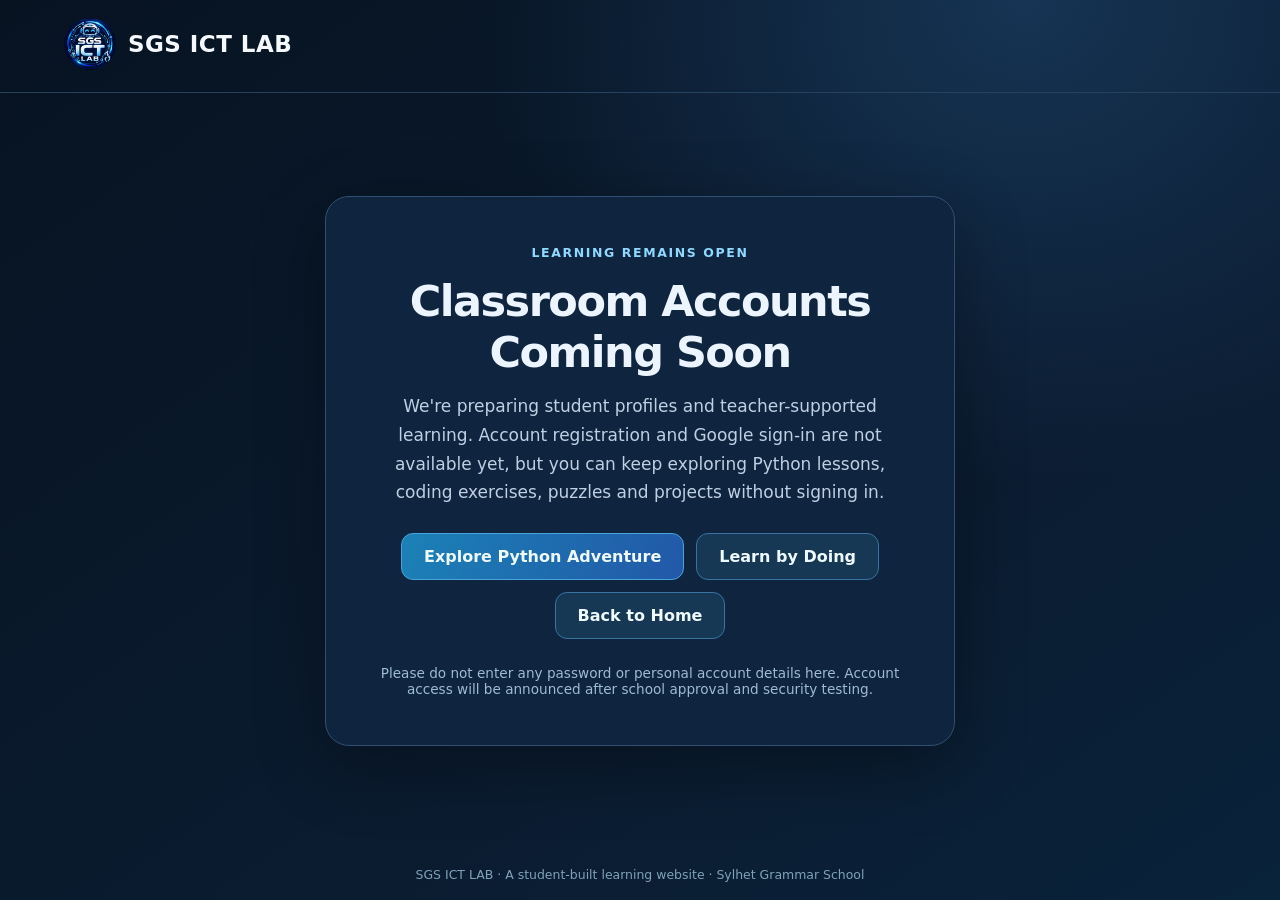
<file: auth.html>
<!doctype html>
<html lang="en">
<head>
  <meta charset="utf-8">
  <meta name="viewport" content="width=device-width, initial-scale=1">
  <meta name="robots" content="noindex, nofollow">
  <meta name="theme-color" content="#071729">
  <meta name="description" content="SGS ICT LAB classroom accounts are not available yet. Continue learning Python and using the public exercises without signing in.">
  <title>Classroom Accounts Coming Soon | SGS ICT LAB</title>
  <style>
    :root { color-scheme: dark; font-family: Inter, system-ui, -apple-system, "Segoe UI", sans-serif; }
    * { box-sizing: border-box; }
    body { margin: 0; min-height: 100dvh; display: flex; flex-direction: column; color: #ecf5ff; background: radial-gradient(ellipse at 80% 0, #163454 0, transparent 38%), linear-gradient(145deg,#071321,#0b1c31 65%,#09233a); }
    header { width:100%; padding: 18px clamp(20px,5vw,68px); border-bottom:1px solid #25435e; }
    .brand { display:inline-flex; align-items:center; gap:12px; color:#f6faff; font-weight:800; font-size:clamp(18px,3vw,23px); text-decoration:none; letter-spacing:.02em; }
    .brand img { width:52px;height:52px;object-fit:cover;border-radius:50%; }
    main { flex:1; display:grid; place-items:center; padding:36px 18px; }
    .panel { width:min(100%,630px); text-align:center; padding:clamp(24px,5vw,48px); background:#0f243e; border:1px solid #315071; border-radius:24px; box-shadow:0 20px 70px #0005; }
    .eyebrow { color:#8fd8ff; letter-spacing:.13em; font-weight:750; font-size:.78rem; text-transform:uppercase; }
    h1 {font-size:clamp(28px,5vw,43px);line-height:1.2;letter-spacing:-.035em;margin:16px 0 13px;}
    p { color:#bfd0e3; line-height:1.7; font-size:clamp(15px,2.5vw,17px); margin:0 auto 26px; }
    .links {display:flex;flex-wrap:wrap;justify-content:center;gap:12px;}
    a.action {text-decoration:none;padding:13px 22px;font-weight:730;border:1px solid #3973a2;border-radius:12px;color:#effaff; background:#163854; }
    a.action.primary {background:linear-gradient(110deg,#1b81b6,#2258a8);border-color:#4aa4dc;}
    a.action:hover,a.action:focus-visible {outline:2px solid #80d6ff;outline-offset:2px;}
    .note {margin-top:26px;font-size:.85rem;color:#9ebcd2;}
    footer {text-align:center;font-size:.78rem;color:#7fa2b8;padding:18px;}
  </style>
</head>
<body>
<header><a class="brand" href="index.html"><img src="logo.jpg" alt="SGS ICT LAB logo"> SGS ICT LAB</a></header>
<main>
  <section class="panel" aria-labelledby="title">
    <div class="eyebrow">Learning remains open</div>
    <h1 id="title">Classroom Accounts Coming Soon</h1>
    <p>We're preparing student profiles and teacher-supported learning. Account registration and Google sign-in are not available yet, but you can keep exploring Python lessons, coding exercises, puzzles and projects without signing in.</p>
    <div class="links">
      <a class="action primary" href="course.html">Explore Python Adventure</a>
      <a class="action" href="practice.html">Learn by Doing</a>
      <a class="action" href="index.html">Back to Home</a>
    </div>
    <div class="note">Please do not enter any password or personal account details here. Account access will be announced after school approval and security testing.</div>
  </section>
</main>
<footer>SGS ICT LAB · A student-built learning website · Sylhet Grammar School</footer>
</body>
</html>
</file>
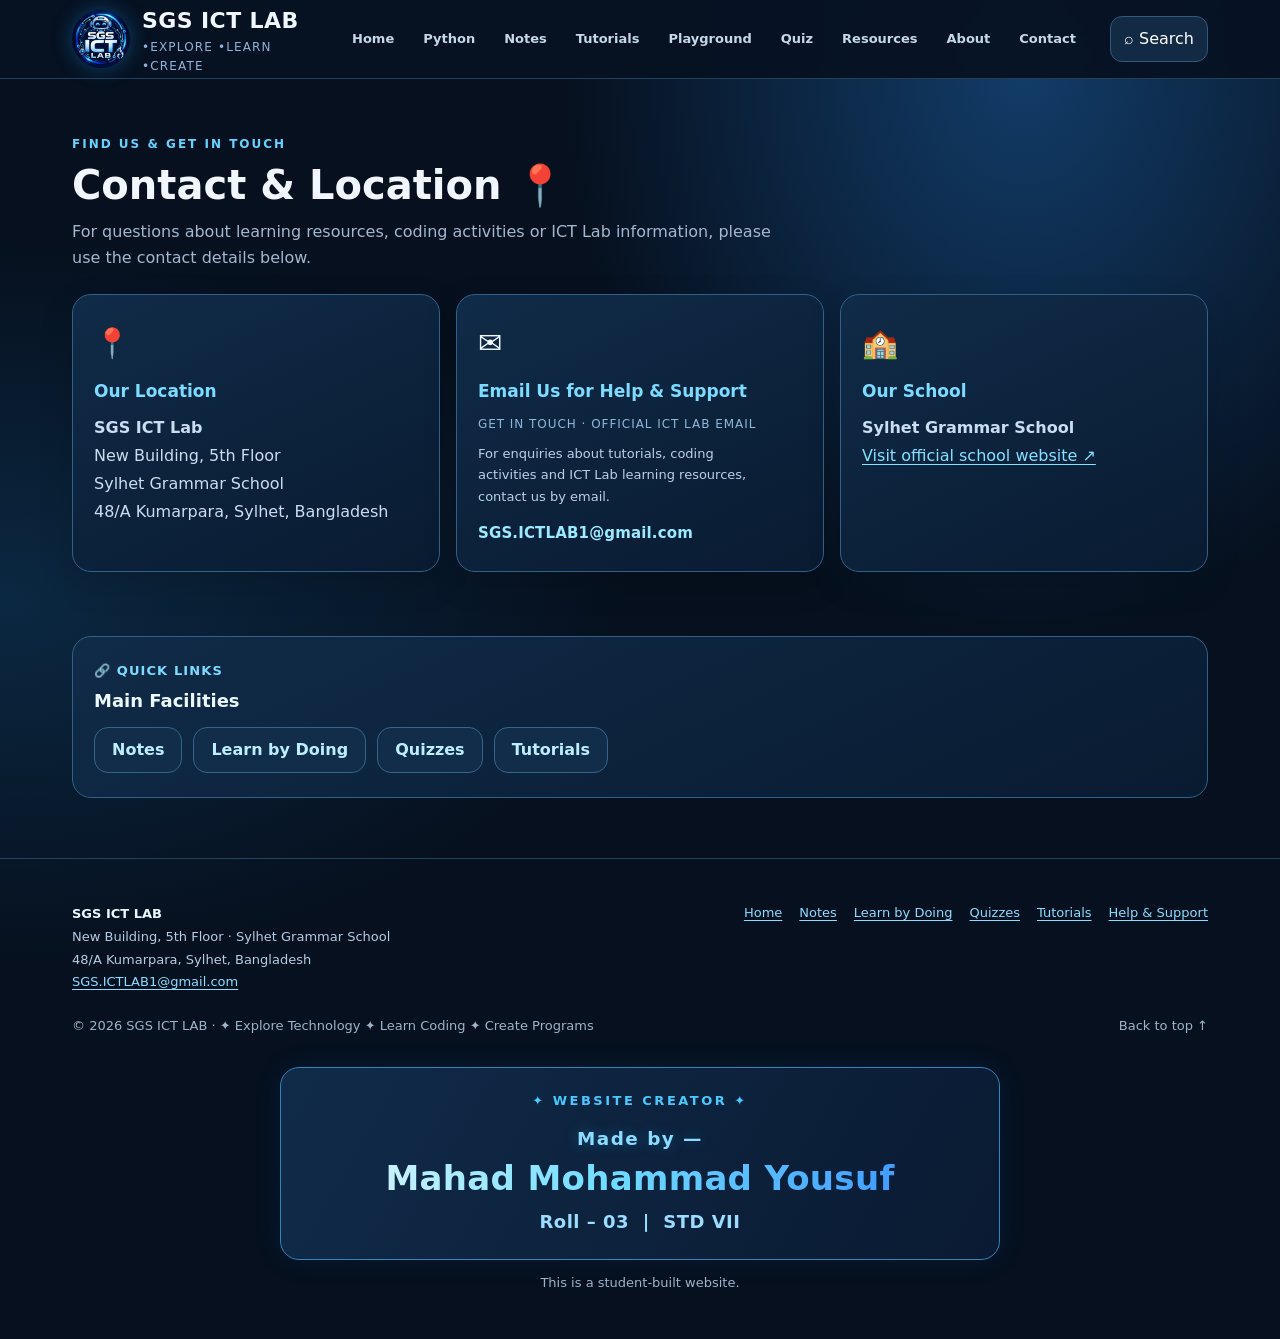
<file: contact.html>
<!DOCTYPE html>
<html lang="en"><head><meta charset="UTF-8"><meta name="viewport" content="width=device-width, initial-scale=1">
<title>Help &amp; Support | SGS ICT LAB — Sylhet Grammar School</title>
<meta name="description" content="Contact SGS ICT LAB at Sylhet Grammar School, New Building, 5th Floor, 48/A Kumarpara, Sylhet, Bangladesh. Find our location and official ICT Lab email.">
<meta name="robots" content="index,follow">
<link rel="canonical" href="https://sgs-ict-lab.github.io/contact.html">
<link rel="icon" href="logo.jpg" type="image/jpeg">
<meta name="theme-color" content="#06101e">
<meta property="og:title" content="Help & Support | SGS ICT LAB">
<meta property="og:description" content="Find SGS ICT LAB at Sylhet Grammar School, New Building, 5th Floor, 48/A Kumarpara, Sylhet, Bangladesh.">
<meta property="og:url" content="https://sgs-ict-lab.github.io/contact.html">
<script type="application/ld+json">{"@context": "https://schema.org", "@type": "ContactPage", "name": "SGS ICT LAB — Contact & Location", "url": "https://sgs-ict-lab.github.io/contact.html", "description": "Contact details for SGS ICT LAB at Sylhet Grammar School.", "mainEntity": {"@type": "EducationalOrganization", "name": "SGS ICT LAB", "address": {"@type": "PostalAddress", "streetAddress": "48/A Kumarpara", "addressLocality": "Sylhet", "addressCountry": "BD"}, "email": "SGS.ICTLAB1@gmail.com"}}</script><style>
:root{--bg:#06101e;--panel:#0d1c30;--panel2:#10243d;--ink:#f1f7ff;--muted:#a4b7ce;--blue:#33b7ff;--cyan:#69f2e3;--line:#244160}*{box-sizing:border-box}html{scroll-behavior:smooth}body{margin:0;background:radial-gradient(ellipse at 80% 5%,#123c68 0%,transparent 32%),radial-gradient(ellipse at 0 45%,#0b2842 0%,transparent 35%),var(--bg);color:var(--ink);font-family:Inter,ui-sans-serif,system-ui,-apple-system,Segoe UI,Arial,sans-serif;line-height:1.6}a{color:inherit;text-decoration:none}button,input,textarea{font:inherit}button{cursor:pointer}.wrap{max-width:1180px;margin:auto;padding:0 22px}.top{position:sticky;top:0;z-index:30;background:#071222ed;border-bottom:1px solid #23405d;backdrop-filter:blur(16px)}.nav{display:flex;align-items:center;gap:22px;min-height:78px}.brand{display:flex;align-items:center;gap:12px;min-width:240px}.brand img{width:56px;height:56px;object-fit:cover;border-radius:50%;filter:drop-shadow(0 0 10px #14a8ff55)}.brand strong{display:block;font-size:19px;letter-spacing:.4px}.brand small{display:block;color:#8fb4d8;font-size:11px;letter-spacing:1.2px}.links{display:flex;gap:5px;flex:1;justify-content:flex-end;flex-wrap:wrap}.links a{padding:9px 12px;border-radius:10px;color:#c6d7e9;font-size:13px;font-weight:650}.links a:hover,.links a:focus-visible{background:#163658;color:#fff}.searchbtn,.menu{background:#122a44;border:1px solid #355879;color:white;border-radius:12px;padding:9px 13px}.menu{display:none}.hero{padding:84px 0 44px;display:grid;grid-template-columns:1.12fr .88fr;align-items:center;gap:40px}.pill{display:inline-block;border:1px solid #32678d;border-radius:30px;background:#102b46;padding:7px 14px;color:#b7e7ff;font-size:13px;font-weight:700}.hero h1{font-size:clamp(50px,7vw,91px);line-height:1.03;letter-spacing:-4px;margin:20px 0 10px}.grad{background:linear-gradient(100deg,#fff 5%,#48c3ff 58%,#83e9ff);-webkit-background-clip:text;background-clip:text;color:transparent}.hero h2{font-size:clamp(21px,3vw,35px);color:#4bc4ff;margin:0 0 12px}.hero p{max-width:570px;color:#c5d3e4;font-size:17px}.actions{display:flex;gap:12px;flex-wrap:wrap;margin-top:25px}.btn{border:1px solid #3781c5;background:#102c4d;color:#fff;padding:12px 20px;border-radius:13px;font-weight:750;display:inline-block;transition:.2s}.btn:hover{transform:translateY(-3px);box-shadow:0 10px 25px #0285ff33}.primary{background:linear-gradient(115deg,#0965ee,#16b6f9);border-color:#51d4ff}.visual{position:relative;min-height:370px;border:1px solid #27618d;border-radius:28px;background:radial-gradient(circle at 55% 40%,#174b81,#0a1b30 66%);box-shadow:0 25px 80px #0005;overflow:hidden;padding:32px}.visual:before{content:"";position:absolute;width:260px;height:260px;border:1px solid #2ba7ee66;border-radius:50%;right:-65px;top:-70px;box-shadow:0 0 0 35px #1a7bbb0b,0 0 0 75px #1a7bbb09}.terminal{position:relative;background:#071321;border:1px solid #3975a5;border-radius:17px;box-shadow:0 20px 40px #0008;overflow:hidden;transform:rotate(-3deg);margin-top:25px}.terminalbar{padding:11px 15px;background:#17314c;border-bottom:1px solid #315371;color:#b8cce0;font-size:12px}.dots{color:#ff6e8a;letter-spacing:4px;margin-right:15px}.terminal pre{font:15px/2 ui-monospace,SFMono-Regular,Consolas,monospace;color:#87e1ff;padding:12px 22px 28px;overflow:auto}.terminal .green{color:#73e9ae}.pythonmark{position:absolute;right:24px;bottom:18px;font-size:65px;filter:drop-shadow(0 7px 10px #0008)}.section{padding:44px 0}.sectionhead{display:flex;justify-content:space-between;align-items:end;gap:20px;margin-bottom:22px}.eyebrow{font-size:12px;font-weight:800;letter-spacing:2px;text-transform:uppercase;color:#66d3ff}.section h2{font-size:clamp(27px,4vw,40px);line-height:1.2;margin:7px 0 10px}.sub{color:var(--muted);max-width:730px;margin:0}.grid{display:grid;grid-template-columns:repeat(3,1fr);gap:16px}.card{background:linear-gradient(160deg,#12263e,#0b1b2d);border:1px solid #284965;border-radius:19px;padding:25px;transition:.25s;min-height:235px}.card:hover{transform:translateY(-5px);border-color:#47c3ff;box-shadow:0 15px 35px #0004}.icon{display:grid;place-items:center;width:53px;height:53px;border-radius:14px;font-size:26px;background:#113e63;margin-bottom:17px}.card h3{font-size:19px;margin:0 0 7px}.card p{color:#b5c6da;margin:0 0 16px;font-size:14px}.card a,.textlink{color:#67d3ff;font-weight:750;font-size:14px}.aboutgrid{display:grid;grid-template-columns:1fr 1fr;gap:22px}.pane{background:#0d2035;border:1px solid #294b69;border-radius:22px;padding:27px}.pane p,.pane li{color:#bbcbdd}.fact{display:flex;align-items:start;gap:14px;padding:12px 0;border-bottom:1px solid #27405a}.fact:last-child{border:0}.fact b{color:#6bd9ff}.lessonrow{display:grid;grid-template-columns:repeat(4,1fr);gap:13px}.lesson{border:1px solid #2c506d;background:#0e2238;border-radius:15px;padding:18px}.lesson span{font-size:12px;color:#72d6ff;font-weight:800}.lesson h3{margin:8px 0;font-size:17px}.lesson p{font-size:13px;color:#aabfd4}.note{border-left:3px solid #47caff;background:#0b2137;border-radius:12px;padding:20px;margin:12px 0}.note h3{margin:0 0 6px}.note p{color:#c1d1e1;margin:5px 0}.code{background:#05111f;border:1px solid #254762;border-radius:12px;color:#a3eebf;padding:16px;white-space:pre-wrap;font:13px/1.8 ui-monospace,Consolas,monospace;overflow:auto}.vids{display:grid;grid-template-columns:repeat(3,1fr);gap:16px}.video{border-radius:18px;border:1px solid #305274;overflow:hidden;background:#10233b}.thumb{min-height:140px;display:grid;place-items:center;background:linear-gradient(130deg,#104875,#10223b 60%,#243e73);font-size:54px}.video .body{padding:20px}.video p{color:#aec1d7;font-size:13px}.playarea{display:grid;grid-template-columns:1fr 1fr;gap:16px}textarea{width:100%;min-height:210px;resize:vertical;border:1px solid #345574;border-radius:12px;background:#071423;color:#b5f6ca;padding:18px;font:14px/1.65 ui-monospace,Consolas,monospace}#output{min-height:210px;white-space:pre-wrap;word-break:break-word;color:#b9e7fc}.small{color:#9eb8d0;font-size:12px}.quizopt{display:block;width:100%;text-align:left;background:#112d47;border:1px solid #31526d;border-radius:12px;color:white;padding:12px;margin:9px 0}.quizopt:hover{background:#174268}.quizopt.correct{border-color:#5be5a5;background:#0c493c}.quizopt.wrong{border-color:#ff7991;background:#502034}.footer{border-top:1px solid #24435f;margin-top:60px;padding:32px 0;color:#9db3c9;font-size:13px}.footflex{display:flex;justify-content:space-between;gap:18px;flex-wrap:wrap}.hidden{display:none!important}.searchbox{position:fixed;inset:0;background:#020a13d9;z-index:50;display:none;align-items:flex-start;justify-content:center;padding:12vh 15px}.searchbox.open{display:flex}.searchinner{width:min(600px,100%);background:#10243a;border:1px solid #4b8fbb;border-radius:20px;padding:24px}.searchinner input{width:100%;padding:15px;background:#071525;border:1px solid #315f80;color:white;border-radius:12px}.searchinner a{display:block;padding:10px;border-bottom:1px solid #28415c}.searchinner a:hover{background:#1a3957}.badge{display:inline-block;padding:4px 10px;border-radius:8px;background:#153b56;color:#85dbff;font-size:12px}.reveal{animation:rise .7s ease both}@keyframes rise{from{opacity:0;transform:translateY(16px)}to{opacity:1;transform:translateY(0)}}@media(max-width:950px){.links{display:none;position:absolute;top:78px;left:0;right:0;padding:15px;background:#0b1c30;flex-direction:column}.links.open{display:flex}.menu{display:block;margin-left:auto}.hero{grid-template-columns:1fr;padding-top:52px}.visual{min-height:330px}.lessonrow{grid-template-columns:repeat(2,1fr)}}@media(max-width:650px){.grid,.vids,.aboutgrid,.playarea{grid-template-columns:1fr}.hero h1{letter-spacing:-2px}.brand{min-width:0}.brand strong{font-size:16px}.section{padding:32px 0}.lessonrow{grid-template-columns:1fr}.visual{min-height:290px;padding:20px}.terminal pre{font-size:12px}.card{min-height:0}}

/* Keep the short header subtitle together on small screens. */
.brand small{white-space:nowrap;letter-spacing:.015em;font-size:clamp(9px,1.7vw,12px)}
.brand strong{font-size:clamp(15px,3.3vw,22px)}
.brand span{min-width:0}
@media(max-width:600px){.brand img{width:58px;height:58px;flex-shrink:0}.nav{gap:8px}.menu{flex-shrink:0}.searchbtn{flex-shrink:0}}
 .creator-made-by{display:block;color:#8bdcff;font-size:1.15rem;font-weight:700;letter-spacing:.08em;margin:12px 0 4px;text-shadow:0 0 14px rgba(43,191,255,.3)}
.email-caption{font-size:12px!important;letter-spacing:.08em;text-transform:uppercase;color:#8fb8d6!important;margin:0 0 8px!important}.contact-tile .lab-email{display:inline-block;font-size:clamp(12px,1.7vw,15px);font-weight:600;letter-spacing:.01em;line-height:1.5;color:#9beaff;text-decoration:none;overflow-wrap:anywhere;transition:color .2s,text-shadow .2s}.contact-tile .lab-email:hover{color:#fff;text-shadow:0 0 12px #4dc9ff88}@media(max-width:480px){.contact-tile .lab-email{font-size:14px}}

/* Number Guessing Game: styled to match the existing SGS ICT Lab cards. */
/* Clear, accessible red/green feedback with the same navy-blue card styling. */
#guessFeedback{display:block;margin:16px 0;padding:16px 18px;border-radius:16px;border:1px solid #386a94;background:#0b2a48;color:#d3edff;font-size:1rem;font-weight:700;line-height:1.55;transition:background-color .18s,border-color .18s,color .18s}
#guessFeedback.guess-wrong{color:#ffe1e5;background:#55202f;border-color:#ff718b;box-shadow:inset 4px 0 0 #ff758e}
#guessFeedback.guess-correct{color:#daffe9;background:#134c3d;border-color:#60e5aa;box-shadow:inset 4px 0 0 #6dffbd}
#guessFeedback.guess-warning{color:#fff2d4;background:#513921;border-color:#ffc06b}
.project-play-btn{margin-top:12px;display:inline-flex;padding:0;border:0;background:transparent;color:#7bd3ff;font:inherit;font-weight:800;cursor:pointer;text-align:left}
.project-play-btn:hover,.project-play-btn:focus-visible{text-decoration:underline;color:#b7ebff}
.number-game{margin-top:24px;scroll-margin-top:140px}
.game-controls{display:flex;align-items:center;flex-wrap:wrap;gap:12px;margin:18px 0}
.game-controls label{color:#d9edff;font-weight:700}
.game-controls input{width:125px;max-width:100%;background:#071426;border:1px solid #3c729b;border-radius:12px;color:#fff;padding:13px;font-size:1rem}
.game-controls .btn{cursor:pointer}
.game-controls .btn:disabled{opacity:.55;cursor:not-allowed}
@media(max-width:520px){.game-controls input{width:100%}.game-controls .btn{width:100%}}


.creator-credit{max-width:720px;margin:30px auto 0;padding:23px 20px;text-align:center;border:1px solid #3484b9;border-radius:19px;background:linear-gradient(120deg,#102b49,#0a1a32);box-shadow:0 0 30px #128bff18}
.creator-credit .creator-label{display:block;color:#48c9ff;font-size:13px;font-weight:800;letter-spacing:2.5px;text-transform:uppercase;margin-bottom:7px}
.creator-credit .creator-name{display:block;font-family:Trebuchet MS,Inter,ui-sans-serif,system-ui,sans-serif;font-size:clamp(23px,5vw,34px);font-weight:900;line-height:1.25;letter-spacing:.3px;background:linear-gradient(95deg,#eafaff 0%,#70ddff 45%,#338bff 100%);-webkit-background-clip:text;background-clip:text;color:transparent}
.creator-credit .creator-class{display:block;color:#9bdcff;font-size:clamp(14px,3.5vw,18px);font-weight:700;margin-top:8px;letter-spacing:.5px}


.contact-grid{display:grid;grid-template-columns:repeat(3,minmax(0,1fr));gap:16px;margin-top:24px}.contact-tile{background:linear-gradient(155deg,#102b48,#091b31);border:1px solid #31618a;border-radius:19px;padding:25px 21px;box-shadow:0 12px 35px #0002}.contact-tile .contact-icon{font-size:29px;display:block;margin-bottom:11px}.contact-tile h3{color:#7bdcff;font-size:17px;margin:0 0 9px}.contact-tile p{color:#c9def1;line-height:1.75;margin:0}.contact-tile a{color:#83e2ff;text-decoration:underline;text-underline-offset:3px;overflow-wrap:anywhere}.contact-note{color:#9dbbd3;font-size:12px;margin-top:14px}@media(max-width:700px){.contact-grid{grid-template-columns:1fr}}
 .contact-tile .email-help{font-size:13px;line-height:1.65;color:#b7d2e8;margin:0 0 13px;max-width:34ch}  .brand .brand-subtitle{display:block;color:#8fb4d8;font-size:12px;letter-spacing:1.15px;line-height:1.55;font-weight:400;white-space:nowrap;text-transform:uppercase} @media(max-width:480px){.brand .brand-subtitle{font-size:clamp(10px,2.5vw,12px);letter-spacing:.8px}} 

/* Standalone page alignment: precisely the homepage Contact & Location section. */
.contact-page{padding-top:12px;min-height:65vh}
.contact-page .section{scroll-margin-top:110px}
.contact-page .contact-grid{grid-template-columns:repeat(3,minmax(0,1fr))}
.contact-page .contact-tile{min-height:228px}
.nav .brand img{width:58px;height:58px}
.footer-contact{display:flex;flex-wrap:wrap;justify-content:space-between;align-items:flex-start;gap:16px;margin:12px 0 22px}
.footer-contact strong{color:#ecf8ff}
.footer-contact a{color:#89ddff;text-decoration:underline;text-underline-offset:3px}
.footer-address{color:#b6cce3;line-height:1.75}
.footer-nav{display:flex;flex-wrap:wrap;gap:10px 17px;color:#b9d7f1}
.footer-nav a:hover{text-decoration:underline}
.searchinner h3{margin:0}
.searchinner .searchbtn{white-space:nowrap}
.searchinner input{margin-top:16px;outline-offset:2px}
.searchinner a{display:block}
.empty-results{color:#aac4de;padding:12px}
@media(max-width:700px){
  .contact-page .contact-grid{grid-template-columns:1fr}
  .contact-page .contact-tile{min-height:0}
  .contact-page .section{padding-top:32px}
  .brand img{width:58px;height:58px}
  .nav{gap:8px}
}
@media(max-width:430px){
  .contact-page .section h2{font-size:clamp(28px,7.2vw,38px)}
  .brand small{font-size:clamp(9px,2.1vw,11px)}
  .brand strong{font-size:clamp(16px,4vw,20px)}
  .searchbtn{padding:9px 10px}
}

/* Short, direct Quick Links labels */
.facilities-card{margin-top:20px;background:linear-gradient(155deg,#102b48,#091b31);border:1px solid #31618a;border-radius:19px;padding:24px 21px}
.facilities-card h3{font-size:18px;margin:0 0 12px;color:#eef8ff}
.facilities-heading{color:#7bdcff;font-size:13px;font-weight:800;letter-spacing:1.1px;margin-bottom:5px}
.facility-links{display:flex;gap:11px;flex-wrap:wrap}
.facility-links a{display:inline-flex;align-items:center;min-height:44px;padding:9px 17px;color:#bceeff;background:#112d49;border:1px solid #35658b;border-radius:14px;font-weight:750}
.facility-links a:hover,.facility-links a:focus-visible{color:white;background:#174565;border-color:#6bdcff}
</style></head><body id="top"><header class="top"><div class="wrap nav"><a aria-label="SGS ICT Lab home" class="brand" href="index.html"><img alt="SGS ICT LAB robot logo" src="logo.jpg"/><span><strong>SGS ICT LAB</strong><small class="brand-subtitle">•Explore •Learn<br/>•Create</small></span></a><nav class="links" id="nav"><a href="index.html">Home</a><a href="index.html#python">Python</a><a href="notes.html">Notes</a><a href="tutorials.html">Tutorials</a><a href="practice.html">Playground</a><a href="quiz.html">Quiz</a><a href="index.html#resources">Resources</a><a href="index.html#about">About</a><a href="contact.html">Contact</a></nav><button aria-label="Toggle navigation" class="menu" id="menu">☰</button><button aria-label="Search website" class="searchbtn" id="searchOpen">⌕ Search</button></div></header><main class="wrap contact-page"><section class="section" id="contact"><div class="eyebrow">Find us &amp; get in touch</div><h2>Contact &amp; Location 📍</h2><p class="sub">For questions about learning resources, coding activities or ICT Lab information, please use the contact details below.</p><div class="contact-grid"><article class="contact-tile"><span class="contact-icon">📍</span><h3>Our Location</h3><p><strong>SGS ICT Lab</strong><br/>New Building, 5th Floor<br/>Sylhet Grammar School<br/>48/A Kumarpara, Sylhet, Bangladesh</p></article><article class="contact-tile"><span class="contact-icon">✉️</span><h3>Email Us for Help &amp; Support</h3><p class="email-caption">Get in touch · Official ICT Lab email</p><p class="email-help">For enquiries about tutorials, coding activities and ICT Lab learning resources, contact us by email.</p><a class="lab-email" href="mailto:SGS.ICTLAB1@gmail.com">SGS.ICTLAB1@gmail.com</a></article><article class="contact-tile"><span class="contact-icon">🏫</span><h3>Our School</h3><p><strong>Sylhet Grammar School</strong></p><p><a href="https://sylhetgrammar.school/" rel="noopener noreferrer" target="_blank">Visit official school website ↗</a></p></article></div></section><section class="facilities-card" aria-labelledby="facilities-title"><div class="facilities-heading">🔗 QUICK LINKS</div><h3 id="facilities-title">Main Facilities</h3><nav class="facility-links" aria-label="Main facilities"><a href="notes.html">Notes</a><a href="practice.html">Learn by Doing</a><a href="quiz.html">Quizzes</a><a href="tutorials.html">Tutorials</a></nav></section></main><footer class="footer"><div class="wrap">
  <div class="footer-contact">
   <div class="footer-address"><strong>SGS ICT LAB</strong><div>New Building, 5th Floor · Sylhet Grammar School</div><div>48/A Kumarpara, Sylhet, Bangladesh</div><a href="mailto:SGS.ICTLAB1@gmail.com">SGS.ICTLAB1@gmail.com</a></div>
   <nav class="footer-nav" aria-label="Learning resources"><a href="index.html">Home</a><a href="notes.html">Notes</a><a href="practice.html">Learn by Doing</a><a href="quiz.html">Quizzes</a><a href="tutorials.html">Tutorials</a><a href="contact.html">Help &amp; Support</a></nav>
  </div>
  <div class="footflex"><span>© 2026 SGS ICT LAB · ✦ Explore Technology ✦ Learn Coding ✦ Create Programs</span><a href="#top">Back to top ↑</a></div>
  <div class="creator-credit" id="website-creator"><span class="creator-label">✦ Website Creator ✦</span><span class="creator-made-by">Made by —</span><span class="creator-name">Mahad Mohammad Yousuf</span><span class="creator-class">Roll – 03 &nbsp;|&nbsp; STD VII</span></div>
  <p class="student-credit-note" style="text-align:center">This is a student-built website.</p>
 </div></footer><div class="searchbox" id="searchbox" role="dialog" aria-modal="true" aria-label="Search SGS ICT LAB">
 <div class="searchinner">
   <div style="display:flex;justify-content:space-between;align-items:center;gap:12px"><h3>🔎 Search SGS ICT LAB</h3><button type="button" class="searchbtn" id="searchClose" aria-label="Close search">✕</button></div>
   <input type="search" id="searchInput" aria-label="Search website" placeholder="Search notes, quizzes, support, creator..." autocomplete="off">
   <div id="results" aria-live="polite"></div>
 </div></div><script>
const nav=document.getElementById('nav');
const menu=document.getElementById('menu');
menu.addEventListener('click',()=>{
  let open=nav.classList.toggle('open');menu.setAttribute('aria-expanded',String(open));
});
const searchBox=document.getElementById('searchbox');
const searchInput=document.getElementById('searchInput');
const results=document.getElementById('results');
const entries=[
 ['Home','index.html','homepage overview'],
 ['Python Notes','notes.html','notes learning lessons'],
 ['Learn by Doing','practice.html','coding challenges python playground practise'],
 ['Python Quizzes','quiz.html','quizzes questions'],
 ['Tutorials','tutorials.html','video lessons'],
 ['Contact & Location','contact.html','help support address 48/A Kumarpara Sylhet find us location'],
 ['Our Instructors','instructors.html','teachers instructors'],
 ['Our Lab','lab.html','lab photos pictures'],
 ['Official Email','mailto:SGS.ICTLAB1@gmail.com','get in touch email contact'],
 ['Website Creator — Mahad Mohammad Yousuf','#website-creator','creator maker made by developer who built website Mahad Mohammad Yousuf Roll 03 STD VII']
];
function updateSearch(){
 const q=searchInput.value.trim().toLowerCase();results.replaceChildren();
 if(!q)return;
 const matches=entries.filter(([name,url,tags])=>`${name} ${tags}`.toLowerCase().includes(q));
 if(!matches.length){let d=document.createElement('div');d.className='empty-results';d.textContent='No results found. Try “notes”, “quizzes”, “location” or “creator”.';results.appendChild(d);return;}
 matches.forEach(([name,url])=>{let a=document.createElement('a');a.href=url;a.textContent=name;a.addEventListener('click',()=>searchBox.classList.remove('open'));results.appendChild(a);});
}
document.getElementById('searchOpen').addEventListener('click',()=>{searchBox.classList.add('open');searchInput.focus();});
document.getElementById('searchClose').addEventListener('click',()=>searchBox.classList.remove('open'));
searchBox.addEventListener('click',(e)=>{if(e.target===searchBox)searchBox.classList.remove('open');});
document.addEventListener('keydown',(e)=>{if(e.key==='Escape')searchBox.classList.remove('open');});
searchInput.addEventListener('input',updateSearch);
</script></body></html>
</file>
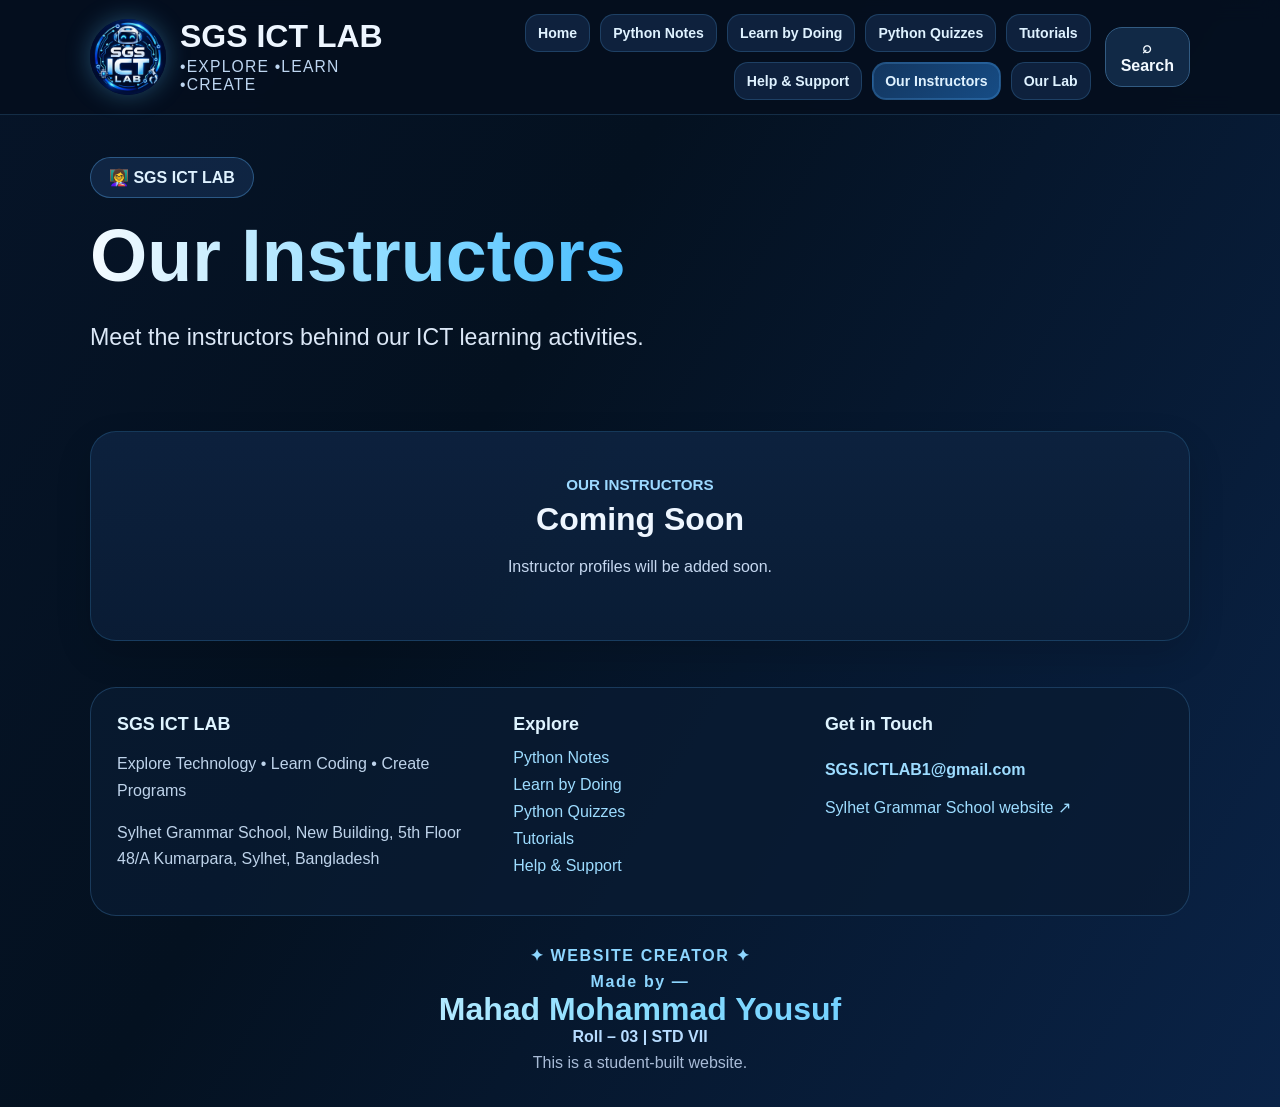
<file: instructors.html>
<!DOCTYPE html>
<html lang="en"><head><meta charset="utf-8"/><meta content="width=device-width,initial-scale=1" name="viewport"/><meta content="index,follow" name="robots"/><title>Our Instructors | Sylhet Grammar School ICT Lab</title><meta content="Instructor profiles for SGS ICT LAB will be available soon." name="description"/><meta content="Our Instructors | Sylhet Grammar School ICT Lab" property="og:title"/><meta content="Instructor profiles for SGS ICT LAB will be available soon." property="og:description"/><meta content="website" property="og:type"/><meta content="https://sgs-ict-lab.github.io/instructors.html" property="og:url"/><meta content="https://sgs-ict-lab.github.io/logo.jpg" property="og:image"/><meta content="#061428" name="theme-color"/><link href="logo.jpg" rel="icon"/><link href="https://sgs-ict-lab.github.io/instructors.html" rel="canonical"/><style>
:root{--bg:#061428;--bg2:#0a2347;--card:#0d223f;--card2:#102b4f;--border:#2f6ea7;--text:#eef6ff;--muted:#b6c9e5;--accent:#50bbff;--accent2:#7ef1ff;--success:#7be0a8}
*{box-sizing:border-box}html{scroll-behavior:smooth}body{margin:0;font-family:Arial,Helvetica,sans-serif;color:var(--text);background:linear-gradient(120deg,var(--bg) 0%,#041120 38%,var(--bg2) 100%);min-height:100vh}
a{color:inherit;text-decoration:none}.container{width:min(1100px,92vw);margin:auto}.topbar{position:sticky;top:0;z-index:30;background:rgba(5,15,30,.92);backdrop-filter:blur(10px);border-bottom:1px solid rgba(95,184,255,.18)}
.navwrap{display:flex;align-items:center;justify-content:space-between;gap:18px;padding:14px 0}.brand{display:flex;align-items:center;gap:14px;min-width:0}.brand img{width:76px;height:76px;border-radius:50%;object-fit:cover;box-shadow:0 0 24px rgba(86,190,255,.35)}.brand-title{font-weight:800;font-size:2rem;line-height:1}.brand-sub{margin-top:6px;color:#bed6f1;letter-spacing:1.2px;font-size:.98rem}.brand-sub.small{font-size:.92rem}
.navlinks{display:flex;gap:10px;flex-wrap:wrap;justify-content:flex-end}.navlinks a{padding:11px 15px;border-radius:14px;background:rgba(17,38,68,.86);border:1px solid rgba(95,184,255,.2);color:#dff2ff;font-weight:700}.navlinks a:hover,.navlinks a.active{background:linear-gradient(135deg,#13365f,#164c85);box-shadow:0 0 0 1px rgba(95,184,255,.22) inset}
.hero{padding:42px 0 26px}.eyebrow{display:inline-block;padding:10px 18px;border-radius:999px;border:1px solid rgba(95,184,255,.35);background:rgba(24,49,86,.62);color:#dff2ff;font-weight:700}.hero h1{font-size:clamp(2.6rem,6vw,4.6rem);line-height:1.04;margin:20px 0 10px}.gradient{background:linear-gradient(90deg,#f5fbff 0%,#7ed6ff 65%,#49bcff 100%);-webkit-background-clip:text;background-clip:text;color:transparent}.tagline{font-size:clamp(1.35rem,3vw,2rem);font-weight:800;color:#66c3ff;margin:8px 0 18px}.lead{font-size:clamp(1.15rem,2.6vw,1.45rem);line-height:1.72;color:#dce8f7;max-width:850px}
.cta-row{display:flex;flex-wrap:wrap;gap:14px;margin:26px 0 18px}.btn{display:inline-flex;align-items:center;justify-content:center;gap:8px;padding:16px 22px;border-radius:20px;font-weight:800;border:1px solid rgba(95,184,255,.32)}.btn.primary{background:linear-gradient(90deg,#1f6bff,#35c0ff);color:#fff}.btn.secondary{background:#0d2646;color:#fff}.chips{display:flex;flex-wrap:wrap;gap:18px;color:#eaf5ff;font-size:1.15rem}.chips span{color:#d7ebff}.section{padding:24px 0 10px}.section h2{font-size:2.1rem;margin:12px 0 18px}.section p.sub{color:#bad1ec;max-width:860px;line-height:1.7}.grid{display:grid;grid-template-columns:repeat(12,1fr);gap:18px}.card{grid-column:span 4;background:linear-gradient(180deg,rgba(13,34,63,.95),rgba(10,29,54,.95));border:1px solid rgba(80,187,255,.18);border-radius:26px;padding:22px;box-shadow:0 14px 36px rgba(0,0,0,.14)}.card h3{margin:4px 0 10px;font-size:1.45rem}.card p{color:#c6d8f0;line-height:1.65}.card .mini{color:#9cd9ff;font-size:.95rem;font-weight:700;margin-bottom:8px}.card .go{display:inline-block;margin-top:10px;color:#aee8ff;font-weight:800}
.panel{background:linear-gradient(180deg,rgba(12,29,53,.98),rgba(8,23,43,.98));border:1px solid rgba(95,184,255,.18);border-radius:28px;padding:24px;margin:22px 0}.codebox{background:#07111d;border:1px solid #254b71;border-radius:20px;padding:18px;color:#bfe6ff;font-family:Consolas,monospace;white-space:pre-wrap}.note{border-left:4px solid var(--accent);padding-left:14px;margin:12px 0;color:#dcedff}.footer{padding:36px 0 48px;color:#bfd6f0}.footer-card{background:rgba(9,22,42,.9);border:1px solid rgba(95,184,255,.15);border-radius:24px;padding:22px}.creator{margin-top:18px;text-align:center}.creator .label{color:#8dd6ff;font-weight:700;letter-spacing:.1em}.creator .name{font-size:2rem;font-weight:900;background:linear-gradient(90deg,#faffff,#88ddff,#51bdff);-webkit-background-clip:text;background-clip:text;color:transparent}.creator .meta{color:#b7dcff;font-weight:700}.tiny{opacity:.92;color:#b6c9e5}
ul.clean{padding-left:20px;line-height:1.8;color:#d5e6fb}table.simple{width:100%;border-collapse:collapse;margin-top:14px}table.simple td,table.simple th{border:1px solid rgba(95,184,255,.16);padding:12px;text-align:left}table.simple th{background:rgba(28,61,105,.56)}.pill{display:inline-block;padding:8px 12px;border-radius:999px;background:#0e2d55;color:#9dddff;font-weight:700;margin:6px 8px 6px 0}.contact-row{display:grid;grid-template-columns:repeat(12,1fr);gap:18px}.contact-row .card{grid-column:span 4}
.quiz-wrap{max-width:850px}.level-switch{display:flex;flex-wrap:wrap;gap:12px;margin:6px 0 18px}.level-switch button,.actionbtn{padding:14px 18px;border-radius:18px;background:#102b4f;color:#fff;border:1px solid rgba(95,184,255,.24);font-weight:800;cursor:pointer}.level-switch button.active,.actionbtn.primary{background:linear-gradient(90deg,#1d73ff,#35c0ff)}.progress{height:12px;border-radius:999px;background:#143257;overflow:hidden;margin:14px 0 24px}.progress>div{height:100%;background:linear-gradient(90deg,#53d9ff,#2196f3);width:0%}.options{display:grid;gap:12px}.option{padding:15px 16px;border-radius:18px;border:1px solid rgba(95,184,255,.22);background:#0e2648;cursor:pointer;color:#fff;text-align:left;font-size:1rem}.option.correct{background:#0f4f44;border-color:#7be0a8}.option.wrong{background:#5a1e2d;border-color:#ff92a0}.muted{color:#b6c9e5}.hidden{display:none}.challenge-grid{display:grid;gap:16px}.challenge{padding:18px;border-radius:20px;background:#0c2443;border:1px solid rgba(95,184,255,.16)}textarea.codearea{width:100%;min-height:240px;background:#07111d;color:#d3ecff;border:1px solid #315d88;border-radius:16px;padding:16px;font-family:Consolas,monospace}.result{margin-top:12px;padding:14px;border-radius:16px;background:#0b223e;color:#ddedff;border:1px solid rgba(95,184,255,.15)}.two-col{display:grid;grid-template-columns:1.1fr .9fr;gap:18px}
@media (max-width:980px){.card,.contact-row .card{grid-column:span 6}.two-col{grid-template-columns:1fr}.navlinks{display:none}.brand img{width:64px;height:64px}.brand-title{font-size:1.7rem}.brand-sub{font-size:.9rem}.hero h1{font-size:2.9rem}}
@media (max-width:680px){.card,.contact-row .card{grid-column:span 12}.hero{padding-top:28px}.brand-title{font-size:1.55rem}.brand-sub{font-size:.82rem;line-height:1.4}.tagline{font-size:1.18rem}.lead{font-size:1.08rem}.container{width:min(94vw,1100px)}.chips{font-size:1rem}}
</style><script type="application/ld+json">{"@context": "https://schema.org", "@type": "WebPage", "name": "SGS ICT Lab | Our Instructors", "url": "https://sgs-ict-lab.github.io/instructors.html", "description": "Future instructor profiles for SGS ICT LAB.", "publisher": {"@type": "EducationalOrganization", "name": "SGS ICT LAB", "url": "https://sgs-ict-lab.github.io", "email": "mailto:SGS.ICTLAB1@gmail.com", "address": {"@type": "PostalAddress", "streetAddress": "New Building, 5th Floor, 48/A Kumarpara", "addressLocality": "Sylhet", "addressCountry": "Bangladesh"}}}</script><style>
/* Shared page navigation and site footer. */
.topbar{z-index:100}.navwrap{gap:14px}.brand{flex-shrink:0}.header-actions{display:flex;gap:9px;align-items:center;order:2}.headbtn{cursor:pointer;padding:11px 15px;min-height:50px;border-radius:17px;background:#112946;border:1px solid #325b82;color:#f2f9ff;font:inherit;font-weight:700}.headbtn:hover,.headbtn:focus-visible{background:#1c4069}.mobile-menu{display:none;min-width:51px}.navlinks{order:1;margin-left:auto}.navlinks a{font-size:.88rem;padding:10px 12px}.brand img{flex-shrink:0}.brand:focus-visible{outline:2px solid #8cddff;outline-offset:3px}
.official-footer{display:grid;grid-template-columns:1.3fr 1fr 1.2fr;gap:30px;border-radius:26px;border:1px solid rgba(95,184,255,.22);padding:26px;background:rgba(10,28,50,.78)}.official-footer p{color:#bed3ea;line-height:1.65}.foot-head{font-weight:800;color:#dff4ff;font-size:1.12rem}.footer-links{display:flex;flex-direction:column;gap:9px;margin-top:14px}.footer-links a,.footer-email,.official-footer a{color:#9ddcff}.footer-email{display:inline-block;margin-top:14px;overflow-wrap:anywhere;font-weight:800}.creator{margin-top:30px}.footer{padding-bottom:35px}.foot-head{margin-bottom:12px}
.site-search-overlay[hidden]{display:none}.site-search-overlay{position:fixed;inset:0;background:rgba(2,7,17,.84);backdrop-filter:blur(7px);z-index:500;display:flex;align-items:flex-start;justify-content:center;padding:12vh 14px 20px}.site-search-card{width:min(620px,100%);border-radius:25px;border:1px solid #3d729e;background:#0d2341;box-shadow:0 20px 75px #0008;padding:22px}.search-heading{display:flex;align-items:center;justify-content:space-between;font-size:1.2rem}.search-heading button{background:#193957;border:1px solid #45749e;color:#fff;border-radius:12px;padding:8px 14px;font-size:1.1rem;cursor:pointer}.site-search-card input{width:100%;border-radius:13px;background:#051428;border:1px solid #3b79aa;padding:14px 15px;color:#fff;font-size:1rem;margin:20px 0 14px}.site-search-results{max-height:51vh;overflow:auto;display:grid;gap:7px}.site-search-results a{display:block;border-radius:13px;padding:12px;background:#133253;border:1px solid #2b5378;color:#e8f6ff}.site-search-results a:hover{background:#204b74}.search-muted{color:#b7d5eb;font-size:.98rem}.sr-only{position:absolute;width:1px;height:1px;overflow:hidden;clip:rect(0,0,0,0)}
.polished-card{background:linear-gradient(180deg,rgba(13,34,63,.96),rgba(10,29,54,.96));border:1px solid rgba(80,187,255,.21);border-radius:24px;padding:25px}.polished-card p{line-height:1.7;color:#c7def3}.contact-main .card{grid-column:span 6}.contact-main .card:last-child{grid-column:span 12}.link-button{display:inline-flex;padding:12px 17px;background:#133f70;border-radius:14px;border:1px solid rgba(114,191,255,.35);color:#e1f5ff;font-weight:700;margin:8px 8px 8px 0}.section .panel a{color:#9cdfff}.badge-row{display:flex;flex-wrap:wrap;gap:10px;margin:12px 0}.badge-row a{display:inline-block;padding:12px 16px;background:#133b66;border:1px solid #2f6494;border-radius:14px;color:#d8f1ff;font-weight:700}.codearea:focus-visible{outline:2px solid #63cbff}.official-note{color:#b7d6ed;font-size:.96rem;line-height:1.6}
@media(max-width:1270px){.navlinks{display:none}.mobile-menu{display:inline-flex;align-items:center;justify-content:center}.navwrap{position:relative}.navlinks.open{display:flex;position:absolute;top:100%;left:0;right:0;z-index:50;background:#071a31;border:1px solid #315d8a;border-radius:0 0 20px 20px;margin:0;padding:16px;box-shadow:0 22px 25px #0006;flex-direction:column;gap:8px;align-items:stretch}.navlinks.open a{display:block;text-align:left}}
@media(max-width:720px){.container{width:92vw}.brand img{width:58px;height:58px}.brand-title{font-size:1.38rem}.brand-sub{font-size:.74rem;letter-spacing:0.45px}.navwrap{padding:12px 0;gap:6px}.header-actions{gap:7px}.headbtn{min-height:49px;padding:9px 11px;font-size:.94rem}.mobile-menu{min-width:45px}.official-footer{grid-template-columns:1fr;gap:13px}.contact-main .card,.contact-main .card:last-child{grid-column:span 12}.hero h1{font-size:2.5rem}.hero{padding:32px 0 18px}.creator .name{font-size:1.58rem}}
@media(max-width:410px){.brand{gap:7px}.brand img{width:49px;height:49px}.brand-title{font-size:1.08rem}.brand-sub{font-size:.61rem}.headbtn{font-size:.84rem;padding:8px 9px}.mobile-menu{min-width:41px}.container{width:94vw}}
</style></head><body><header class="topbar"><div class="container navwrap">
<a aria-label="SGS ICT LAB homepage" class="brand" href="index.html"><img alt="SGS ICT LAB robot logo" height="64" src="logo.jpg" width="64"/><div><div class="brand-title">SGS ICT LAB</div><div class="brand-sub">•EXPLORE •LEARN<br/>•CREATE</div></div></a>
<div class="header-actions"><button aria-controls="siteNav" aria-expanded="false" aria-label="Open website menu" class="headbtn mobile-menu" id="mobileMenu" type="button">☰</button><button aria-label="Search SGS ICT LAB" class="headbtn search-open" id="siteSearchOpen" type="button">⌕ Search</button></div>
<nav aria-label="Website navigation" class="navlinks" id="siteNav"><a href="index.html">Home</a><a href="notes.html">Python Notes</a><a href="practice.html">Learn by Doing</a><a href="quiz.html">Python Quizzes</a><a href="tutorials.html">Tutorials</a><a href="contact.html">Help &amp; Support</a><a class="active" href="instructors.html">Our Instructors</a><a href="lab.html">Our Lab</a></nav>
</div></header><main><section class="hero"><div class="container"><span class="eyebrow">👩‍🏫 SGS ICT LAB</span><h1><span class="gradient">Our Instructors</span></h1><p class="lead">Meet the instructors behind our ICT learning activities.</p></div></section><section class="section"><div class="container"><div class="grid"><article class="card" style="grid-column:span 12;text-align:center;padding:44px 24px"><div class="mini">OUR INSTRUCTORS</div><h3 style="font-size:2rem">Coming Soon</h3><p>Instructor profiles will be added soon.</p></article></div></div></section></main><footer class="footer"><div class="container"><div class="official-footer">
<div><div class="foot-head">SGS ICT LAB</div><p>Explore Technology • Learn Coding • Create Programs</p><p>Sylhet Grammar School, New Building, 5th Floor<br/>48/A Kumarpara, Sylhet, Bangladesh</p></div>
<div><div class="foot-head">Explore</div><div class="footer-links"><a href="notes.html">Python Notes</a><a href="practice.html">Learn by Doing</a><a href="quiz.html">Python Quizzes</a><a href="tutorials.html">Tutorials</a><a href="contact.html">Help &amp; Support</a></div></div>
<div><div class="foot-head">Get in Touch</div><a class="footer-email" href="mailto:SGS.ICTLAB1@gmail.com">SGS.ICTLAB1@gmail.com</a><p><a href="https://sylhetgrammar.school/" rel="noopener noreferrer" target="_blank">Sylhet Grammar School website ↗</a></p></div>
</div><div class="creator"><div class="label">✦ WEBSITE CREATOR ✦</div><div class="label" style="margin-top:8px">Made by —</div><div class="name">Mahad Mohammad Yousuf</div><div class="meta">Roll – 03 | STD VII</div><div class="tiny" style="margin-top:8px">This is a student-built website.</div></div></div></footer><div aria-label="Search SGS ICT LAB" aria-modal="true" class="site-search-overlay" hidden="" id="siteSearchOverlay" role="dialog">
<div class="site-search-card"><div class="search-heading"><strong>Search SGS ICT LAB</strong><button aria-label="Close search" id="siteSearchClose" type="button">✕</button></div>
<label class="sr-only" for="siteSearchInput">Search learning resources</label><input autocomplete="off" id="siteSearchInput" placeholder="Search notes, quizzes, support, creator..." type="search"/><div class="site-search-results" id="siteSearchResults"></div></div>
</div><script>
(() => {
const menu=document.getElementById('mobileMenu');
const nav=document.getElementById('siteNav');
menu?.addEventListener('click',()=>{const open=nav.classList.toggle('open');menu.setAttribute('aria-expanded',String(open));});
nav?.querySelectorAll('a').forEach(a=>a.addEventListener('click',()=>{nav.classList.remove('open');menu.setAttribute('aria-expanded','false');}));
const overlay=document.getElementById('siteSearchOverlay'),
      openBtn=document.getElementById('siteSearchOpen'),closeBtn=document.getElementById('siteSearchClose'),
      input=document.getElementById('siteSearchInput'),results=document.getElementById('siteSearchResults');
const items=[
 ['Home','index.html','sgs ict lab homepage welcome'],
 ['Python Notes','notes.html','notes python basics print loops functions variables'],
 ['Learn by Doing','practice.html','practice tasks exercises challenges code'],
 ['Python Playground','index.html#playground','playground run code editor coding hands on'],
 ['Python Quizzes','quiz.html','quiz tests beginner intermediate advanced'],
 ['Tutorials','tutorials.html','tutorial video guide lessons'],
 ['Help & Support','contact.html','help support contact email questions'],
 ['Our Location','contact.html','location address 48/a kumarpara sylhet new building fifth floor'],
 ['Our Instructors','instructors.html','teachers instructors faculty'],
 ['Our Lab','lab.html','lab facilities school location'],
 ['Website Creator — Mahad Mohammad Yousuf','index.html#website-creator','creator maker made by developed by who made website roll 03 vii mahad mohammad yousuf']
];
function showResults(q){
  const query=q.trim().toLowerCase();results.replaceChildren();
  const choices=items.filter(item=>(item[0]+' '+item[2]).toLowerCase().includes(query)).slice(0,9);
  if(!choices.length){let p=document.createElement('p');p.className='search-muted';p.textContent='No matching pages found. Try “Notes”, “Quizzes” or “Contact”.';results.appendChild(p);return;}
  for (const [name,url] of choices){const a=document.createElement('a');a.href=url;a.textContent=name+' →';results.appendChild(a);}
}
function openSearch(){overlay.hidden=false;showResults('');input.value='';input.focus();}
function closeSearch(){overlay.hidden=true;openBtn.focus();}
openBtn?.addEventListener('click',openSearch);
closeBtn?.addEventListener('click',closeSearch);
overlay?.addEventListener('click',e=>{if(e.target===overlay)closeSearch();});
document.addEventListener('keydown',e=>{if(e.key==='Escape' && !overlay.hidden)closeSearch();});
input?.addEventListener('input',e=>showResults(e.target.value));
})();
</script></body></html>
</file>
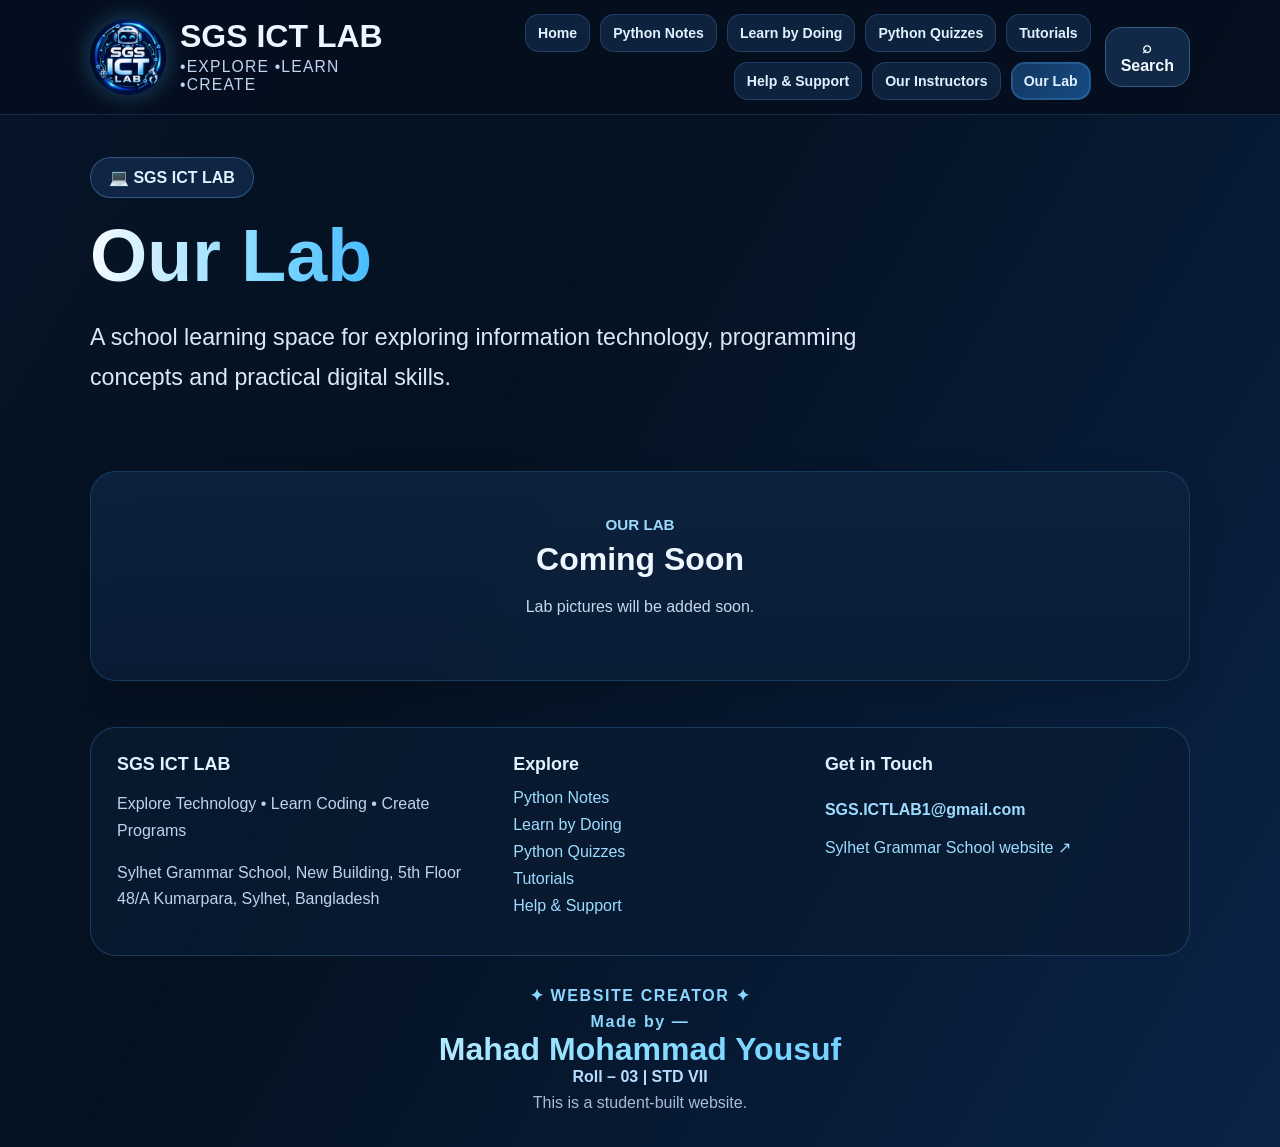
<file: lab.html>
<!DOCTYPE html>
<html lang="en"><head><meta charset="utf-8"/><meta content="width=device-width,initial-scale=1" name="viewport"/><meta content="index,follow" name="robots"/><title>Our Lab | Sylhet Grammar School ICT Lab</title><meta content="Find SGS ICT LAB at Sylhet Grammar School, New Building, 5th Floor, 48/A Kumarpara, Sylhet, and explore programming learning resources." name="description"/><meta content="Our Lab | Sylhet Grammar School ICT Lab" property="og:title"/><meta content="Find SGS ICT LAB at Sylhet Grammar School, New Building, 5th Floor, 48/A Kumarpara, Sylhet, and explore programming learning resources." property="og:description"/><meta content="website" property="og:type"/><meta content="https://sgs-ict-lab.github.io/lab.html" property="og:url"/><meta content="https://sgs-ict-lab.github.io/logo.jpg" property="og:image"/><meta content="#061428" name="theme-color"/><link href="logo.jpg" rel="icon"/><link href="https://sgs-ict-lab.github.io/lab.html" rel="canonical"/><style>
:root{--bg:#061428;--bg2:#0a2347;--card:#0d223f;--card2:#102b4f;--border:#2f6ea7;--text:#eef6ff;--muted:#b6c9e5;--accent:#50bbff;--accent2:#7ef1ff;--success:#7be0a8}
*{box-sizing:border-box}html{scroll-behavior:smooth}body{margin:0;font-family:Arial,Helvetica,sans-serif;color:var(--text);background:linear-gradient(120deg,var(--bg) 0%,#041120 38%,var(--bg2) 100%);min-height:100vh}
a{color:inherit;text-decoration:none}.container{width:min(1100px,92vw);margin:auto}.topbar{position:sticky;top:0;z-index:30;background:rgba(5,15,30,.92);backdrop-filter:blur(10px);border-bottom:1px solid rgba(95,184,255,.18)}
.navwrap{display:flex;align-items:center;justify-content:space-between;gap:18px;padding:14px 0}.brand{display:flex;align-items:center;gap:14px;min-width:0}.brand img{width:76px;height:76px;border-radius:50%;object-fit:cover;box-shadow:0 0 24px rgba(86,190,255,.35)}.brand-title{font-weight:800;font-size:2rem;line-height:1}.brand-sub{margin-top:6px;color:#bed6f1;letter-spacing:1.2px;font-size:.98rem}.brand-sub.small{font-size:.92rem}
.navlinks{display:flex;gap:10px;flex-wrap:wrap;justify-content:flex-end}.navlinks a{padding:11px 15px;border-radius:14px;background:rgba(17,38,68,.86);border:1px solid rgba(95,184,255,.2);color:#dff2ff;font-weight:700}.navlinks a:hover,.navlinks a.active{background:linear-gradient(135deg,#13365f,#164c85);box-shadow:0 0 0 1px rgba(95,184,255,.22) inset}
.hero{padding:42px 0 26px}.eyebrow{display:inline-block;padding:10px 18px;border-radius:999px;border:1px solid rgba(95,184,255,.35);background:rgba(24,49,86,.62);color:#dff2ff;font-weight:700}.hero h1{font-size:clamp(2.6rem,6vw,4.6rem);line-height:1.04;margin:20px 0 10px}.gradient{background:linear-gradient(90deg,#f5fbff 0%,#7ed6ff 65%,#49bcff 100%);-webkit-background-clip:text;background-clip:text;color:transparent}.tagline{font-size:clamp(1.35rem,3vw,2rem);font-weight:800;color:#66c3ff;margin:8px 0 18px}.lead{font-size:clamp(1.15rem,2.6vw,1.45rem);line-height:1.72;color:#dce8f7;max-width:850px}
.cta-row{display:flex;flex-wrap:wrap;gap:14px;margin:26px 0 18px}.btn{display:inline-flex;align-items:center;justify-content:center;gap:8px;padding:16px 22px;border-radius:20px;font-weight:800;border:1px solid rgba(95,184,255,.32)}.btn.primary{background:linear-gradient(90deg,#1f6bff,#35c0ff);color:#fff}.btn.secondary{background:#0d2646;color:#fff}.chips{display:flex;flex-wrap:wrap;gap:18px;color:#eaf5ff;font-size:1.15rem}.chips span{color:#d7ebff}.section{padding:24px 0 10px}.section h2{font-size:2.1rem;margin:12px 0 18px}.section p.sub{color:#bad1ec;max-width:860px;line-height:1.7}.grid{display:grid;grid-template-columns:repeat(12,1fr);gap:18px}.card{grid-column:span 4;background:linear-gradient(180deg,rgba(13,34,63,.95),rgba(10,29,54,.95));border:1px solid rgba(80,187,255,.18);border-radius:26px;padding:22px;box-shadow:0 14px 36px rgba(0,0,0,.14)}.card h3{margin:4px 0 10px;font-size:1.45rem}.card p{color:#c6d8f0;line-height:1.65}.card .mini{color:#9cd9ff;font-size:.95rem;font-weight:700;margin-bottom:8px}.card .go{display:inline-block;margin-top:10px;color:#aee8ff;font-weight:800}
.panel{background:linear-gradient(180deg,rgba(12,29,53,.98),rgba(8,23,43,.98));border:1px solid rgba(95,184,255,.18);border-radius:28px;padding:24px;margin:22px 0}.codebox{background:#07111d;border:1px solid #254b71;border-radius:20px;padding:18px;color:#bfe6ff;font-family:Consolas,monospace;white-space:pre-wrap}.note{border-left:4px solid var(--accent);padding-left:14px;margin:12px 0;color:#dcedff}.footer{padding:36px 0 48px;color:#bfd6f0}.footer-card{background:rgba(9,22,42,.9);border:1px solid rgba(95,184,255,.15);border-radius:24px;padding:22px}.creator{margin-top:18px;text-align:center}.creator .label{color:#8dd6ff;font-weight:700;letter-spacing:.1em}.creator .name{font-size:2rem;font-weight:900;background:linear-gradient(90deg,#faffff,#88ddff,#51bdff);-webkit-background-clip:text;background-clip:text;color:transparent}.creator .meta{color:#b7dcff;font-weight:700}.tiny{opacity:.92;color:#b6c9e5}
ul.clean{padding-left:20px;line-height:1.8;color:#d5e6fb}table.simple{width:100%;border-collapse:collapse;margin-top:14px}table.simple td,table.simple th{border:1px solid rgba(95,184,255,.16);padding:12px;text-align:left}table.simple th{background:rgba(28,61,105,.56)}.pill{display:inline-block;padding:8px 12px;border-radius:999px;background:#0e2d55;color:#9dddff;font-weight:700;margin:6px 8px 6px 0}.contact-row{display:grid;grid-template-columns:repeat(12,1fr);gap:18px}.contact-row .card{grid-column:span 4}
.quiz-wrap{max-width:850px}.level-switch{display:flex;flex-wrap:wrap;gap:12px;margin:6px 0 18px}.level-switch button,.actionbtn{padding:14px 18px;border-radius:18px;background:#102b4f;color:#fff;border:1px solid rgba(95,184,255,.24);font-weight:800;cursor:pointer}.level-switch button.active,.actionbtn.primary{background:linear-gradient(90deg,#1d73ff,#35c0ff)}.progress{height:12px;border-radius:999px;background:#143257;overflow:hidden;margin:14px 0 24px}.progress>div{height:100%;background:linear-gradient(90deg,#53d9ff,#2196f3);width:0%}.options{display:grid;gap:12px}.option{padding:15px 16px;border-radius:18px;border:1px solid rgba(95,184,255,.22);background:#0e2648;cursor:pointer;color:#fff;text-align:left;font-size:1rem}.option.correct{background:#0f4f44;border-color:#7be0a8}.option.wrong{background:#5a1e2d;border-color:#ff92a0}.muted{color:#b6c9e5}.hidden{display:none}.challenge-grid{display:grid;gap:16px}.challenge{padding:18px;border-radius:20px;background:#0c2443;border:1px solid rgba(95,184,255,.16)}textarea.codearea{width:100%;min-height:240px;background:#07111d;color:#d3ecff;border:1px solid #315d88;border-radius:16px;padding:16px;font-family:Consolas,monospace}.result{margin-top:12px;padding:14px;border-radius:16px;background:#0b223e;color:#ddedff;border:1px solid rgba(95,184,255,.15)}.two-col{display:grid;grid-template-columns:1.1fr .9fr;gap:18px}
@media (max-width:980px){.card,.contact-row .card{grid-column:span 6}.two-col{grid-template-columns:1fr}.navlinks{display:none}.brand img{width:64px;height:64px}.brand-title{font-size:1.7rem}.brand-sub{font-size:.9rem}.hero h1{font-size:2.9rem}}
@media (max-width:680px){.card,.contact-row .card{grid-column:span 12}.hero{padding-top:28px}.brand-title{font-size:1.55rem}.brand-sub{font-size:.82rem;line-height:1.4}.tagline{font-size:1.18rem}.lead{font-size:1.08rem}.container{width:min(94vw,1100px)}.chips{font-size:1rem}}
</style><script type="application/ld+json">{"@context": "https://schema.org", "@type": "WebPage", "name": "SGS ICT Lab | Our Lab", "url": "https://sgs-ict-lab.github.io/lab.html", "description": "Future lab photos and facilities for SGS ICT LAB.", "publisher": {"@type": "EducationalOrganization", "name": "SGS ICT LAB", "url": "https://sgs-ict-lab.github.io", "email": "mailto:SGS.ICTLAB1@gmail.com", "address": {"@type": "PostalAddress", "streetAddress": "New Building, 5th Floor, 48/A Kumarpara", "addressLocality": "Sylhet", "addressCountry": "Bangladesh"}}}</script><style>
/* Shared page navigation and site footer. */
.topbar{z-index:100}.navwrap{gap:14px}.brand{flex-shrink:0}.header-actions{display:flex;gap:9px;align-items:center;order:2}.headbtn{cursor:pointer;padding:11px 15px;min-height:50px;border-radius:17px;background:#112946;border:1px solid #325b82;color:#f2f9ff;font:inherit;font-weight:700}.headbtn:hover,.headbtn:focus-visible{background:#1c4069}.mobile-menu{display:none;min-width:51px}.navlinks{order:1;margin-left:auto}.navlinks a{font-size:.88rem;padding:10px 12px}.brand img{flex-shrink:0}.brand:focus-visible{outline:2px solid #8cddff;outline-offset:3px}
.official-footer{display:grid;grid-template-columns:1.3fr 1fr 1.2fr;gap:30px;border-radius:26px;border:1px solid rgba(95,184,255,.22);padding:26px;background:rgba(10,28,50,.78)}.official-footer p{color:#bed3ea;line-height:1.65}.foot-head{font-weight:800;color:#dff4ff;font-size:1.12rem}.footer-links{display:flex;flex-direction:column;gap:9px;margin-top:14px}.footer-links a,.footer-email,.official-footer a{color:#9ddcff}.footer-email{display:inline-block;margin-top:14px;overflow-wrap:anywhere;font-weight:800}.creator{margin-top:30px}.footer{padding-bottom:35px}.foot-head{margin-bottom:12px}
.site-search-overlay[hidden]{display:none}.site-search-overlay{position:fixed;inset:0;background:rgba(2,7,17,.84);backdrop-filter:blur(7px);z-index:500;display:flex;align-items:flex-start;justify-content:center;padding:12vh 14px 20px}.site-search-card{width:min(620px,100%);border-radius:25px;border:1px solid #3d729e;background:#0d2341;box-shadow:0 20px 75px #0008;padding:22px}.search-heading{display:flex;align-items:center;justify-content:space-between;font-size:1.2rem}.search-heading button{background:#193957;border:1px solid #45749e;color:#fff;border-radius:12px;padding:8px 14px;font-size:1.1rem;cursor:pointer}.site-search-card input{width:100%;border-radius:13px;background:#051428;border:1px solid #3b79aa;padding:14px 15px;color:#fff;font-size:1rem;margin:20px 0 14px}.site-search-results{max-height:51vh;overflow:auto;display:grid;gap:7px}.site-search-results a{display:block;border-radius:13px;padding:12px;background:#133253;border:1px solid #2b5378;color:#e8f6ff}.site-search-results a:hover{background:#204b74}.search-muted{color:#b7d5eb;font-size:.98rem}.sr-only{position:absolute;width:1px;height:1px;overflow:hidden;clip:rect(0,0,0,0)}
.polished-card{background:linear-gradient(180deg,rgba(13,34,63,.96),rgba(10,29,54,.96));border:1px solid rgba(80,187,255,.21);border-radius:24px;padding:25px}.polished-card p{line-height:1.7;color:#c7def3}.contact-main .card{grid-column:span 6}.contact-main .card:last-child{grid-column:span 12}.link-button{display:inline-flex;padding:12px 17px;background:#133f70;border-radius:14px;border:1px solid rgba(114,191,255,.35);color:#e1f5ff;font-weight:700;margin:8px 8px 8px 0}.section .panel a{color:#9cdfff}.badge-row{display:flex;flex-wrap:wrap;gap:10px;margin:12px 0}.badge-row a{display:inline-block;padding:12px 16px;background:#133b66;border:1px solid #2f6494;border-radius:14px;color:#d8f1ff;font-weight:700}.codearea:focus-visible{outline:2px solid #63cbff}.official-note{color:#b7d6ed;font-size:.96rem;line-height:1.6}
@media(max-width:1270px){.navlinks{display:none}.mobile-menu{display:inline-flex;align-items:center;justify-content:center}.navwrap{position:relative}.navlinks.open{display:flex;position:absolute;top:100%;left:0;right:0;z-index:50;background:#071a31;border:1px solid #315d8a;border-radius:0 0 20px 20px;margin:0;padding:16px;box-shadow:0 22px 25px #0006;flex-direction:column;gap:8px;align-items:stretch}.navlinks.open a{display:block;text-align:left}}
@media(max-width:720px){.container{width:92vw}.brand img{width:58px;height:58px}.brand-title{font-size:1.38rem}.brand-sub{font-size:.74rem;letter-spacing:0.45px}.navwrap{padding:12px 0;gap:6px}.header-actions{gap:7px}.headbtn{min-height:49px;padding:9px 11px;font-size:.94rem}.mobile-menu{min-width:45px}.official-footer{grid-template-columns:1fr;gap:13px}.contact-main .card,.contact-main .card:last-child{grid-column:span 12}.hero h1{font-size:2.5rem}.hero{padding:32px 0 18px}.creator .name{font-size:1.58rem}}
@media(max-width:410px){.brand{gap:7px}.brand img{width:49px;height:49px}.brand-title{font-size:1.08rem}.brand-sub{font-size:.61rem}.headbtn{font-size:.84rem;padding:8px 9px}.mobile-menu{min-width:41px}.container{width:94vw}}
</style></head><body><header class="topbar"><div class="container navwrap">
<a aria-label="SGS ICT LAB homepage" class="brand" href="index.html"><img alt="SGS ICT LAB robot logo" height="64" src="logo.jpg" width="64"/><div><div class="brand-title">SGS ICT LAB</div><div class="brand-sub">•EXPLORE •LEARN<br/>•CREATE</div></div></a>
<div class="header-actions"><button aria-controls="siteNav" aria-expanded="false" aria-label="Open website menu" class="headbtn mobile-menu" id="mobileMenu" type="button">☰</button><button aria-label="Search SGS ICT LAB" class="headbtn search-open" id="siteSearchOpen" type="button">⌕ Search</button></div>
<nav aria-label="Website navigation" class="navlinks" id="siteNav"><a href="index.html">Home</a><a href="notes.html">Python Notes</a><a href="practice.html">Learn by Doing</a><a href="quiz.html">Python Quizzes</a><a href="tutorials.html">Tutorials</a><a href="contact.html">Help &amp; Support</a><a href="instructors.html">Our Instructors</a><a class="active" href="lab.html">Our Lab</a></nav>
</div></header><main><section class="hero"><div class="container"><span class="eyebrow">💻 SGS ICT LAB</span><h1><span class="gradient">Our Lab</span></h1><p class="lead">A school learning space for exploring information technology, programming concepts and practical digital skills.</p></div></section><section class="section"><div class="container"><div class="grid"><article class="card" style="grid-column:span 12;text-align:center;padding:44px 24px"><div class="mini">OUR LAB</div><h3 style="font-size:2rem">Coming Soon</h3><p>Lab pictures will be added soon.</p></article></div></div></section></main><footer class="footer"><div class="container"><div class="official-footer">
<div><div class="foot-head">SGS ICT LAB</div><p>Explore Technology • Learn Coding • Create Programs</p><p>Sylhet Grammar School, New Building, 5th Floor<br/>48/A Kumarpara, Sylhet, Bangladesh</p></div>
<div><div class="foot-head">Explore</div><div class="footer-links"><a href="notes.html">Python Notes</a><a href="practice.html">Learn by Doing</a><a href="quiz.html">Python Quizzes</a><a href="tutorials.html">Tutorials</a><a href="contact.html">Help &amp; Support</a></div></div>
<div><div class="foot-head">Get in Touch</div><a class="footer-email" href="mailto:SGS.ICTLAB1@gmail.com">SGS.ICTLAB1@gmail.com</a><p><a href="https://sylhetgrammar.school/" rel="noopener noreferrer" target="_blank">Sylhet Grammar School website ↗</a></p></div>
</div><div class="creator"><div class="label">✦ WEBSITE CREATOR ✦</div><div class="label" style="margin-top:8px">Made by —</div><div class="name">Mahad Mohammad Yousuf</div><div class="meta">Roll – 03 | STD VII</div><div class="tiny" style="margin-top:8px">This is a student-built website.</div></div></div></footer><div aria-label="Search SGS ICT LAB" aria-modal="true" class="site-search-overlay" hidden="" id="siteSearchOverlay" role="dialog">
<div class="site-search-card"><div class="search-heading"><strong>Search SGS ICT LAB</strong><button aria-label="Close search" id="siteSearchClose" type="button">✕</button></div>
<label class="sr-only" for="siteSearchInput">Search learning resources</label><input autocomplete="off" id="siteSearchInput" placeholder="Search notes, quizzes, support, creator..." type="search"/><div class="site-search-results" id="siteSearchResults"></div></div>
</div><script>
(() => {
const menu=document.getElementById('mobileMenu');
const nav=document.getElementById('siteNav');
menu?.addEventListener('click',()=>{const open=nav.classList.toggle('open');menu.setAttribute('aria-expanded',String(open));});
nav?.querySelectorAll('a').forEach(a=>a.addEventListener('click',()=>{nav.classList.remove('open');menu.setAttribute('aria-expanded','false');}));
const overlay=document.getElementById('siteSearchOverlay'),
      openBtn=document.getElementById('siteSearchOpen'),closeBtn=document.getElementById('siteSearchClose'),
      input=document.getElementById('siteSearchInput'),results=document.getElementById('siteSearchResults');
const items=[
 ['Home','index.html','sgs ict lab homepage welcome'],
 ['Python Notes','notes.html','notes python basics print loops functions variables'],
 ['Learn by Doing','practice.html','practice tasks exercises challenges code'],
 ['Python Playground','index.html#playground','playground run code editor coding hands on'],
 ['Python Quizzes','quiz.html','quiz tests beginner intermediate advanced'],
 ['Tutorials','tutorials.html','tutorial video guide lessons'],
 ['Help & Support','contact.html','help support contact email questions'],
 ['Our Location','contact.html','location address 48/a kumarpara sylhet new building fifth floor'],
 ['Our Instructors','instructors.html','teachers instructors faculty'],
 ['Our Lab','lab.html','lab facilities school location'],
 ['Website Creator — Mahad Mohammad Yousuf','index.html#website-creator','creator maker made by developed by who made website roll 03 vii mahad mohammad yousuf']
];
function showResults(q){
  const query=q.trim().toLowerCase();results.replaceChildren();
  const choices=items.filter(item=>(item[0]+' '+item[2]).toLowerCase().includes(query)).slice(0,9);
  if(!choices.length){let p=document.createElement('p');p.className='search-muted';p.textContent='No matching pages found. Try “Notes”, “Quizzes” or “Contact”.';results.appendChild(p);return;}
  for (const [name,url] of choices){const a=document.createElement('a');a.href=url;a.textContent=name+' →';results.appendChild(a);}
}
function openSearch(){overlay.hidden=false;showResults('');input.value='';input.focus();}
function closeSearch(){overlay.hidden=true;openBtn.focus();}
openBtn?.addEventListener('click',openSearch);
closeBtn?.addEventListener('click',closeSearch);
overlay?.addEventListener('click',e=>{if(e.target===overlay)closeSearch();});
document.addEventListener('keydown',e=>{if(e.key==='Escape' && !overlay.hidden)closeSearch();});
input?.addEventListener('input',e=>showResults(e.target.value));
})();
</script></body></html>
</file>
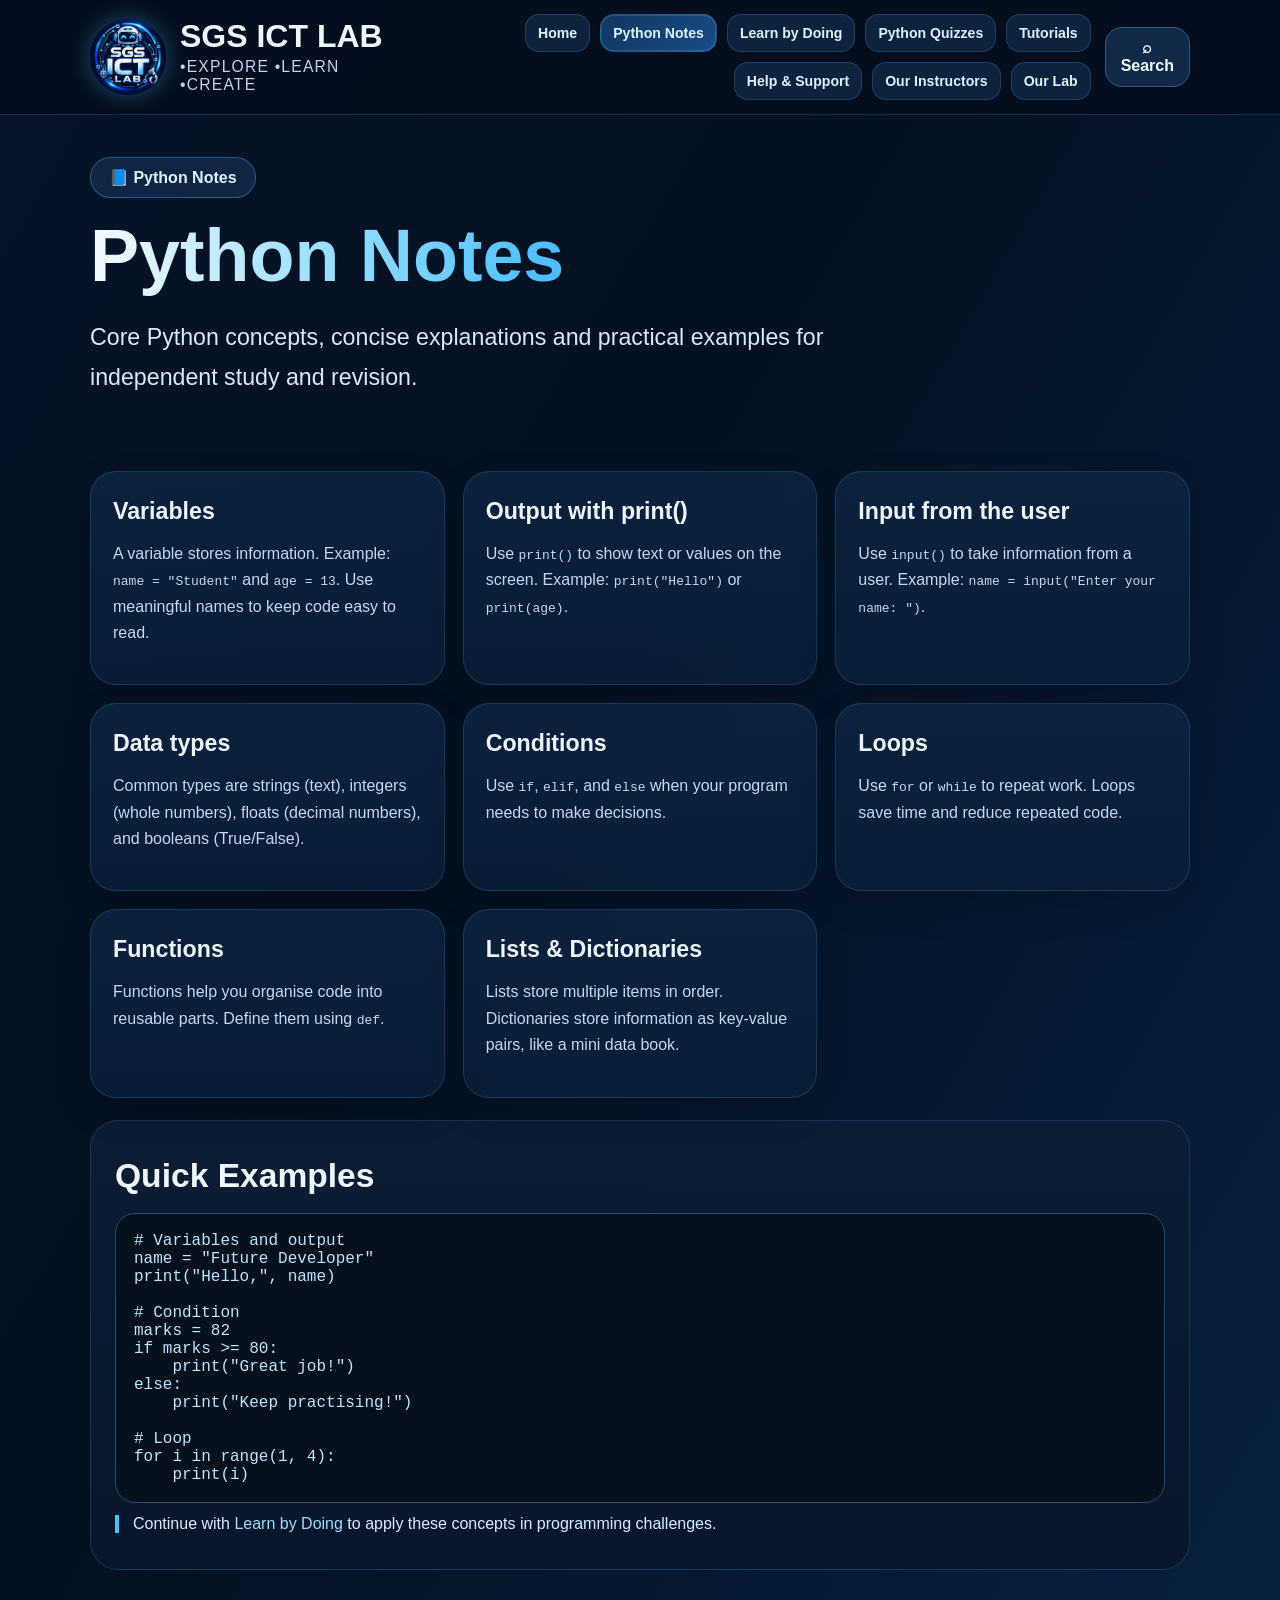
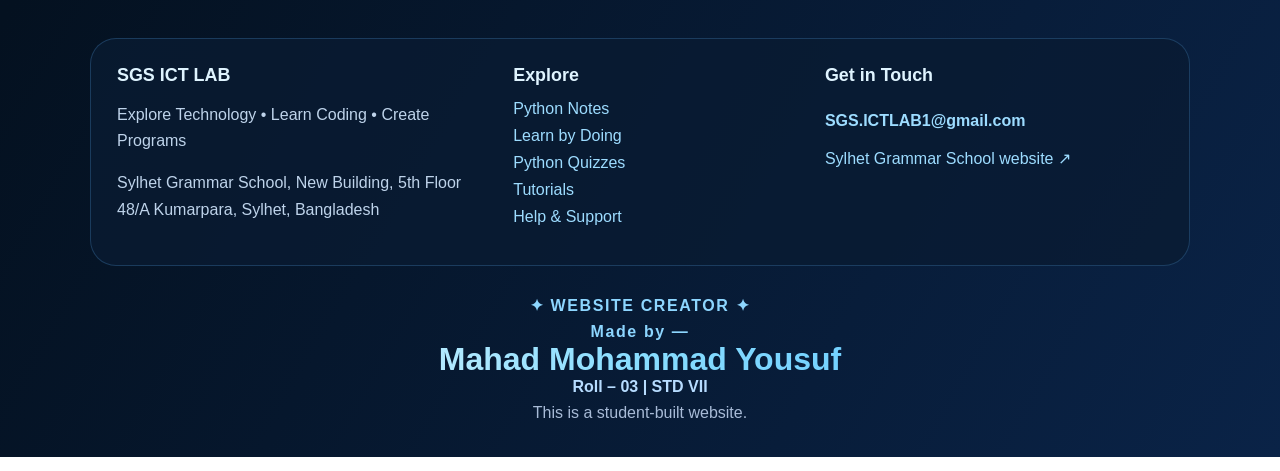
<file: notes.html>
<!DOCTYPE html>
<html lang="en"><head><meta charset="utf-8"/><meta content="width=device-width,initial-scale=1" name="viewport"/><meta content="index,follow" name="robots"/><title>Python Notes | Sylhet Grammar School ICT Lab</title><meta content="Clear Python notes from basics to loops, functions, lists and conditions for students of SGS ICT LAB." name="description"/><meta content="Python Notes | Sylhet Grammar School ICT Lab" property="og:title"/><meta content="Clear Python notes from basics to loops, functions, lists and conditions for students of SGS ICT LAB." property="og:description"/><meta content="website" property="og:type"/><meta content="https://sgs-ict-lab.github.io/notes.html" property="og:url"/><meta content="https://sgs-ict-lab.github.io/logo.jpg" property="og:image"/><meta content="#061428" name="theme-color"/><link href="logo.jpg" rel="icon"/><link href="https://sgs-ict-lab.github.io/notes.html" rel="canonical"/><style>
:root{--bg:#061428;--bg2:#0a2347;--card:#0d223f;--card2:#102b4f;--border:#2f6ea7;--text:#eef6ff;--muted:#b6c9e5;--accent:#50bbff;--accent2:#7ef1ff;--success:#7be0a8}
*{box-sizing:border-box}html{scroll-behavior:smooth}body{margin:0;font-family:Arial,Helvetica,sans-serif;color:var(--text);background:linear-gradient(120deg,var(--bg) 0%,#041120 38%,var(--bg2) 100%);min-height:100vh}
a{color:inherit;text-decoration:none}.container{width:min(1100px,92vw);margin:auto}.topbar{position:sticky;top:0;z-index:30;background:rgba(5,15,30,.92);backdrop-filter:blur(10px);border-bottom:1px solid rgba(95,184,255,.18)}
.navwrap{display:flex;align-items:center;justify-content:space-between;gap:18px;padding:14px 0}.brand{display:flex;align-items:center;gap:14px;min-width:0}.brand img{width:76px;height:76px;border-radius:50%;object-fit:cover;box-shadow:0 0 24px rgba(86,190,255,.35)}.brand-title{font-weight:800;font-size:2rem;line-height:1}.brand-sub{margin-top:6px;color:#bed6f1;letter-spacing:1.2px;font-size:.98rem}.brand-sub.small{font-size:.92rem}
.navlinks{display:flex;gap:10px;flex-wrap:wrap;justify-content:flex-end}.navlinks a{padding:11px 15px;border-radius:14px;background:rgba(17,38,68,.86);border:1px solid rgba(95,184,255,.2);color:#dff2ff;font-weight:700}.navlinks a:hover,.navlinks a.active{background:linear-gradient(135deg,#13365f,#164c85);box-shadow:0 0 0 1px rgba(95,184,255,.22) inset}
.hero{padding:42px 0 26px}.eyebrow{display:inline-block;padding:10px 18px;border-radius:999px;border:1px solid rgba(95,184,255,.35);background:rgba(24,49,86,.62);color:#dff2ff;font-weight:700}.hero h1{font-size:clamp(2.6rem,6vw,4.6rem);line-height:1.04;margin:20px 0 10px}.gradient{background:linear-gradient(90deg,#f5fbff 0%,#7ed6ff 65%,#49bcff 100%);-webkit-background-clip:text;background-clip:text;color:transparent}.tagline{font-size:clamp(1.35rem,3vw,2rem);font-weight:800;color:#66c3ff;margin:8px 0 18px}.lead{font-size:clamp(1.15rem,2.6vw,1.45rem);line-height:1.72;color:#dce8f7;max-width:850px}
.cta-row{display:flex;flex-wrap:wrap;gap:14px;margin:26px 0 18px}.btn{display:inline-flex;align-items:center;justify-content:center;gap:8px;padding:16px 22px;border-radius:20px;font-weight:800;border:1px solid rgba(95,184,255,.32)}.btn.primary{background:linear-gradient(90deg,#1f6bff,#35c0ff);color:#fff}.btn.secondary{background:#0d2646;color:#fff}.chips{display:flex;flex-wrap:wrap;gap:18px;color:#eaf5ff;font-size:1.15rem}.chips span{color:#d7ebff}.section{padding:24px 0 10px}.section h2{font-size:2.1rem;margin:12px 0 18px}.section p.sub{color:#bad1ec;max-width:860px;line-height:1.7}.grid{display:grid;grid-template-columns:repeat(12,1fr);gap:18px}.card{grid-column:span 4;background:linear-gradient(180deg,rgba(13,34,63,.95),rgba(10,29,54,.95));border:1px solid rgba(80,187,255,.18);border-radius:26px;padding:22px;box-shadow:0 14px 36px rgba(0,0,0,.14)}.card h3{margin:4px 0 10px;font-size:1.45rem}.card p{color:#c6d8f0;line-height:1.65}.card .mini{color:#9cd9ff;font-size:.95rem;font-weight:700;margin-bottom:8px}.card .go{display:inline-block;margin-top:10px;color:#aee8ff;font-weight:800}
.panel{background:linear-gradient(180deg,rgba(12,29,53,.98),rgba(8,23,43,.98));border:1px solid rgba(95,184,255,.18);border-radius:28px;padding:24px;margin:22px 0}.codebox{background:#07111d;border:1px solid #254b71;border-radius:20px;padding:18px;color:#bfe6ff;font-family:Consolas,monospace;white-space:pre-wrap}.note{border-left:4px solid var(--accent);padding-left:14px;margin:12px 0;color:#dcedff}.footer{padding:36px 0 48px;color:#bfd6f0}.footer-card{background:rgba(9,22,42,.9);border:1px solid rgba(95,184,255,.15);border-radius:24px;padding:22px}.creator{margin-top:18px;text-align:center}.creator .label{color:#8dd6ff;font-weight:700;letter-spacing:.1em}.creator .name{font-size:2rem;font-weight:900;background:linear-gradient(90deg,#faffff,#88ddff,#51bdff);-webkit-background-clip:text;background-clip:text;color:transparent}.creator .meta{color:#b7dcff;font-weight:700}.tiny{opacity:.92;color:#b6c9e5}
ul.clean{padding-left:20px;line-height:1.8;color:#d5e6fb}table.simple{width:100%;border-collapse:collapse;margin-top:14px}table.simple td,table.simple th{border:1px solid rgba(95,184,255,.16);padding:12px;text-align:left}table.simple th{background:rgba(28,61,105,.56)}.pill{display:inline-block;padding:8px 12px;border-radius:999px;background:#0e2d55;color:#9dddff;font-weight:700;margin:6px 8px 6px 0}.contact-row{display:grid;grid-template-columns:repeat(12,1fr);gap:18px}.contact-row .card{grid-column:span 4}
.quiz-wrap{max-width:850px}.level-switch{display:flex;flex-wrap:wrap;gap:12px;margin:6px 0 18px}.level-switch button,.actionbtn{padding:14px 18px;border-radius:18px;background:#102b4f;color:#fff;border:1px solid rgba(95,184,255,.24);font-weight:800;cursor:pointer}.level-switch button.active,.actionbtn.primary{background:linear-gradient(90deg,#1d73ff,#35c0ff)}.progress{height:12px;border-radius:999px;background:#143257;overflow:hidden;margin:14px 0 24px}.progress>div{height:100%;background:linear-gradient(90deg,#53d9ff,#2196f3);width:0%}.options{display:grid;gap:12px}.option{padding:15px 16px;border-radius:18px;border:1px solid rgba(95,184,255,.22);background:#0e2648;cursor:pointer;color:#fff;text-align:left;font-size:1rem}.option.correct{background:#0f4f44;border-color:#7be0a8}.option.wrong{background:#5a1e2d;border-color:#ff92a0}.muted{color:#b6c9e5}.hidden{display:none}.challenge-grid{display:grid;gap:16px}.challenge{padding:18px;border-radius:20px;background:#0c2443;border:1px solid rgba(95,184,255,.16)}textarea.codearea{width:100%;min-height:240px;background:#07111d;color:#d3ecff;border:1px solid #315d88;border-radius:16px;padding:16px;font-family:Consolas,monospace}.result{margin-top:12px;padding:14px;border-radius:16px;background:#0b223e;color:#ddedff;border:1px solid rgba(95,184,255,.15)}.two-col{display:grid;grid-template-columns:1.1fr .9fr;gap:18px}
@media (max-width:980px){.card,.contact-row .card{grid-column:span 6}.two-col{grid-template-columns:1fr}.navlinks{display:none}.brand img{width:64px;height:64px}.brand-title{font-size:1.7rem}.brand-sub{font-size:.9rem}.hero h1{font-size:2.9rem}}
@media (max-width:680px){.card,.contact-row .card{grid-column:span 12}.hero{padding-top:28px}.brand-title{font-size:1.55rem}.brand-sub{font-size:.82rem;line-height:1.4}.tagline{font-size:1.18rem}.lead{font-size:1.08rem}.container{width:min(94vw,1100px)}.chips{font-size:1rem}}
</style><script type="application/ld+json">{"@context": "https://schema.org", "@type": "WebPage", "name": "SGS ICT Lab | Python Notes", "url": "https://sgs-ict-lab.github.io/notes.html", "description": "Clear Python notes from basics to loops, functions, lists and conditions for students of SGS ICT LAB.", "publisher": {"@type": "EducationalOrganization", "name": "SGS ICT LAB", "url": "https://sgs-ict-lab.github.io", "email": "mailto:SGS.ICTLAB1@gmail.com", "address": {"@type": "PostalAddress", "streetAddress": "New Building, 5th Floor, 48/A Kumarpara", "addressLocality": "Sylhet", "addressCountry": "Bangladesh"}}}</script><style>
/* Shared page navigation and site footer. */
.topbar{z-index:100}.navwrap{gap:14px}.brand{flex-shrink:0}.header-actions{display:flex;gap:9px;align-items:center;order:2}.headbtn{cursor:pointer;padding:11px 15px;min-height:50px;border-radius:17px;background:#112946;border:1px solid #325b82;color:#f2f9ff;font:inherit;font-weight:700}.headbtn:hover,.headbtn:focus-visible{background:#1c4069}.mobile-menu{display:none;min-width:51px}.navlinks{order:1;margin-left:auto}.navlinks a{font-size:.88rem;padding:10px 12px}.brand img{flex-shrink:0}.brand:focus-visible{outline:2px solid #8cddff;outline-offset:3px}
.official-footer{display:grid;grid-template-columns:1.3fr 1fr 1.2fr;gap:30px;border-radius:26px;border:1px solid rgba(95,184,255,.22);padding:26px;background:rgba(10,28,50,.78)}.official-footer p{color:#bed3ea;line-height:1.65}.foot-head{font-weight:800;color:#dff4ff;font-size:1.12rem}.footer-links{display:flex;flex-direction:column;gap:9px;margin-top:14px}.footer-links a,.footer-email,.official-footer a{color:#9ddcff}.footer-email{display:inline-block;margin-top:14px;overflow-wrap:anywhere;font-weight:800}.creator{margin-top:30px}.footer{padding-bottom:35px}.foot-head{margin-bottom:12px}
.site-search-overlay[hidden]{display:none}.site-search-overlay{position:fixed;inset:0;background:rgba(2,7,17,.84);backdrop-filter:blur(7px);z-index:500;display:flex;align-items:flex-start;justify-content:center;padding:12vh 14px 20px}.site-search-card{width:min(620px,100%);border-radius:25px;border:1px solid #3d729e;background:#0d2341;box-shadow:0 20px 75px #0008;padding:22px}.search-heading{display:flex;align-items:center;justify-content:space-between;font-size:1.2rem}.search-heading button{background:#193957;border:1px solid #45749e;color:#fff;border-radius:12px;padding:8px 14px;font-size:1.1rem;cursor:pointer}.site-search-card input{width:100%;border-radius:13px;background:#051428;border:1px solid #3b79aa;padding:14px 15px;color:#fff;font-size:1rem;margin:20px 0 14px}.site-search-results{max-height:51vh;overflow:auto;display:grid;gap:7px}.site-search-results a{display:block;border-radius:13px;padding:12px;background:#133253;border:1px solid #2b5378;color:#e8f6ff}.site-search-results a:hover{background:#204b74}.search-muted{color:#b7d5eb;font-size:.98rem}.sr-only{position:absolute;width:1px;height:1px;overflow:hidden;clip:rect(0,0,0,0)}
.polished-card{background:linear-gradient(180deg,rgba(13,34,63,.96),rgba(10,29,54,.96));border:1px solid rgba(80,187,255,.21);border-radius:24px;padding:25px}.polished-card p{line-height:1.7;color:#c7def3}.contact-main .card{grid-column:span 6}.contact-main .card:last-child{grid-column:span 12}.link-button{display:inline-flex;padding:12px 17px;background:#133f70;border-radius:14px;border:1px solid rgba(114,191,255,.35);color:#e1f5ff;font-weight:700;margin:8px 8px 8px 0}.section .panel a{color:#9cdfff}.badge-row{display:flex;flex-wrap:wrap;gap:10px;margin:12px 0}.badge-row a{display:inline-block;padding:12px 16px;background:#133b66;border:1px solid #2f6494;border-radius:14px;color:#d8f1ff;font-weight:700}.codearea:focus-visible{outline:2px solid #63cbff}.official-note{color:#b7d6ed;font-size:.96rem;line-height:1.6}
@media(max-width:1270px){.navlinks{display:none}.mobile-menu{display:inline-flex;align-items:center;justify-content:center}.navwrap{position:relative}.navlinks.open{display:flex;position:absolute;top:100%;left:0;right:0;z-index:50;background:#071a31;border:1px solid #315d8a;border-radius:0 0 20px 20px;margin:0;padding:16px;box-shadow:0 22px 25px #0006;flex-direction:column;gap:8px;align-items:stretch}.navlinks.open a{display:block;text-align:left}}
@media(max-width:720px){.container{width:92vw}.brand img{width:58px;height:58px}.brand-title{font-size:1.38rem}.brand-sub{font-size:.74rem;letter-spacing:0.45px}.navwrap{padding:12px 0;gap:6px}.header-actions{gap:7px}.headbtn{min-height:49px;padding:9px 11px;font-size:.94rem}.mobile-menu{min-width:45px}.official-footer{grid-template-columns:1fr;gap:13px}.contact-main .card,.contact-main .card:last-child{grid-column:span 12}.hero h1{font-size:2.5rem}.hero{padding:32px 0 18px}.creator .name{font-size:1.58rem}}
@media(max-width:410px){.brand{gap:7px}.brand img{width:49px;height:49px}.brand-title{font-size:1.08rem}.brand-sub{font-size:.61rem}.headbtn{font-size:.84rem;padding:8px 9px}.mobile-menu{min-width:41px}.container{width:94vw}}
</style></head><body><header class="topbar"><div class="container navwrap">
<a aria-label="SGS ICT LAB homepage" class="brand" href="index.html"><img alt="SGS ICT LAB robot logo" height="64" src="logo.jpg" width="64"/><div><div class="brand-title">SGS ICT LAB</div><div class="brand-sub">•EXPLORE •LEARN<br/>•CREATE</div></div></a>
<div class="header-actions"><button aria-controls="siteNav" aria-expanded="false" aria-label="Open website menu" class="headbtn mobile-menu" id="mobileMenu" type="button">☰</button><button aria-label="Search SGS ICT LAB" class="headbtn search-open" id="siteSearchOpen" type="button">⌕ Search</button></div>
<nav aria-label="Website navigation" class="navlinks" id="siteNav"><a href="index.html">Home</a><a class="active" href="notes.html">Python Notes</a><a href="practice.html">Learn by Doing</a><a href="quiz.html">Python Quizzes</a><a href="tutorials.html">Tutorials</a><a href="contact.html">Help &amp; Support</a><a href="instructors.html">Our Instructors</a><a href="lab.html">Our Lab</a></nav>
</div></header><main><section class="hero"><div class="container"><span class="eyebrow">📘 Python Notes</span><h1><span class="gradient">Python Notes</span></h1><p class="lead">Core Python concepts, concise explanations and practical examples for independent study and revision.</p></div></section><section class="section"><div class="container"><div class="grid"><div class="card"><h3>Variables</h3><p>A variable stores information. Example: <code>name = "Student"</code> and <code>age = 13</code>. Use meaningful names to keep code easy to read.</p></div><div class="card"><h3>Output with print()</h3><p>Use <code>print()</code> to show text or values on the screen. Example: <code>print("Hello")</code> or <code>print(age)</code>.</p></div><div class="card"><h3>Input from the user</h3><p>Use <code>input()</code> to take information from a user. Example: <code>name = input("Enter your name: ")</code>.</p></div><div class="card"><h3>Data types</h3><p>Common types are strings (text), integers (whole numbers), floats (decimal numbers), and booleans (True/False).</p></div><div class="card"><h3>Conditions</h3><p>Use <code>if</code>, <code>elif</code>, and <code>else</code> when your program needs to make decisions.</p></div><div class="card"><h3>Loops</h3><p>Use <code>for</code> or <code>while</code> to repeat work. Loops save time and reduce repeated code.</p></div><div class="card"><h3>Functions</h3><p>Functions help you organise code into reusable parts. Define them using <code>def</code>.</p></div><div class="card"><h3>Lists &amp; Dictionaries</h3><p>Lists store multiple items in order. Dictionaries store information as key-value pairs, like a mini data book.</p></div></div><div class="panel"><h2>Quick Examples</h2><div class="codebox"># Variables and output
name = "Future Developer"
print("Hello,", name)

# Condition
marks = 82
if marks &gt;= 80:
    print("Great job!")
else:
    print("Keep practising!")

# Loop
for i in range(1, 4):
    print(i)</div><p class="note">Continue with <a href="practice.html">Learn by Doing</a> to apply these concepts in programming challenges.</p></div></div></section></main><footer class="footer"><div class="container"><div class="official-footer">
<div><div class="foot-head">SGS ICT LAB</div><p>Explore Technology • Learn Coding • Create Programs</p><p>Sylhet Grammar School, New Building, 5th Floor<br/>48/A Kumarpara, Sylhet, Bangladesh</p></div>
<div><div class="foot-head">Explore</div><div class="footer-links"><a href="notes.html">Python Notes</a><a href="practice.html">Learn by Doing</a><a href="quiz.html">Python Quizzes</a><a href="tutorials.html">Tutorials</a><a href="contact.html">Help &amp; Support</a></div></div>
<div><div class="foot-head">Get in Touch</div><a class="footer-email" href="mailto:SGS.ICTLAB1@gmail.com">SGS.ICTLAB1@gmail.com</a><p><a href="https://sylhetgrammar.school/" rel="noopener noreferrer" target="_blank">Sylhet Grammar School website ↗</a></p></div>
</div><div class="creator"><div class="label">✦ WEBSITE CREATOR ✦</div><div class="label" style="margin-top:8px">Made by —</div><div class="name">Mahad Mohammad Yousuf</div><div class="meta">Roll – 03 | STD VII</div><div class="tiny" style="margin-top:8px">This is a student-built website.</div></div></div></footer><div aria-label="Search SGS ICT LAB" aria-modal="true" class="site-search-overlay" hidden="" id="siteSearchOverlay" role="dialog">
<div class="site-search-card"><div class="search-heading"><strong>Search SGS ICT LAB</strong><button aria-label="Close search" id="siteSearchClose" type="button">✕</button></div>
<label class="sr-only" for="siteSearchInput">Search learning resources</label><input autocomplete="off" id="siteSearchInput" placeholder="Search notes, quizzes, support, creator..." type="search"/><div class="site-search-results" id="siteSearchResults"></div></div>
</div><script>
(() => {
const menu=document.getElementById('mobileMenu');
const nav=document.getElementById('siteNav');
menu?.addEventListener('click',()=>{const open=nav.classList.toggle('open');menu.setAttribute('aria-expanded',String(open));});
nav?.querySelectorAll('a').forEach(a=>a.addEventListener('click',()=>{nav.classList.remove('open');menu.setAttribute('aria-expanded','false');}));
const overlay=document.getElementById('siteSearchOverlay'),
      openBtn=document.getElementById('siteSearchOpen'),closeBtn=document.getElementById('siteSearchClose'),
      input=document.getElementById('siteSearchInput'),results=document.getElementById('siteSearchResults');
const items=[
 ['Home','index.html','sgs ict lab homepage welcome'],
 ['Python Notes','notes.html','notes python basics print loops functions variables'],
 ['Learn by Doing','practice.html','practice tasks exercises challenges code'],
 ['Python Playground','index.html#playground','playground run code editor coding hands on'],
 ['Python Quizzes','quiz.html','quiz tests beginner intermediate advanced'],
 ['Tutorials','tutorials.html','tutorial video guide lessons'],
 ['Help & Support','contact.html','help support contact email questions'],
 ['Our Location','contact.html','location address 48/a kumarpara sylhet new building fifth floor'],
 ['Our Instructors','instructors.html','teachers instructors faculty'],
 ['Our Lab','lab.html','lab facilities school location'],
 ['Website Creator — Mahad Mohammad Yousuf','index.html#website-creator','creator maker made by developed by who made website roll 03 vii mahad mohammad yousuf']
];
function showResults(q){
  const query=q.trim().toLowerCase();results.replaceChildren();
  const choices=items.filter(item=>(item[0]+' '+item[2]).toLowerCase().includes(query)).slice(0,9);
  if(!choices.length){let p=document.createElement('p');p.className='search-muted';p.textContent='No matching pages found. Try “Notes”, “Quizzes” or “Contact”.';results.appendChild(p);return;}
  for (const [name,url] of choices){const a=document.createElement('a');a.href=url;a.textContent=name+' →';results.appendChild(a);}
}
function openSearch(){overlay.hidden=false;showResults('');input.value='';input.focus();}
function closeSearch(){overlay.hidden=true;openBtn.focus();}
openBtn?.addEventListener('click',openSearch);
closeBtn?.addEventListener('click',closeSearch);
overlay?.addEventListener('click',e=>{if(e.target===overlay)closeSearch();});
document.addEventListener('keydown',e=>{if(e.key==='Escape' && !overlay.hidden)closeSearch();});
input?.addEventListener('input',e=>showResults(e.target.value));
})();
</script></body></html>
</file>
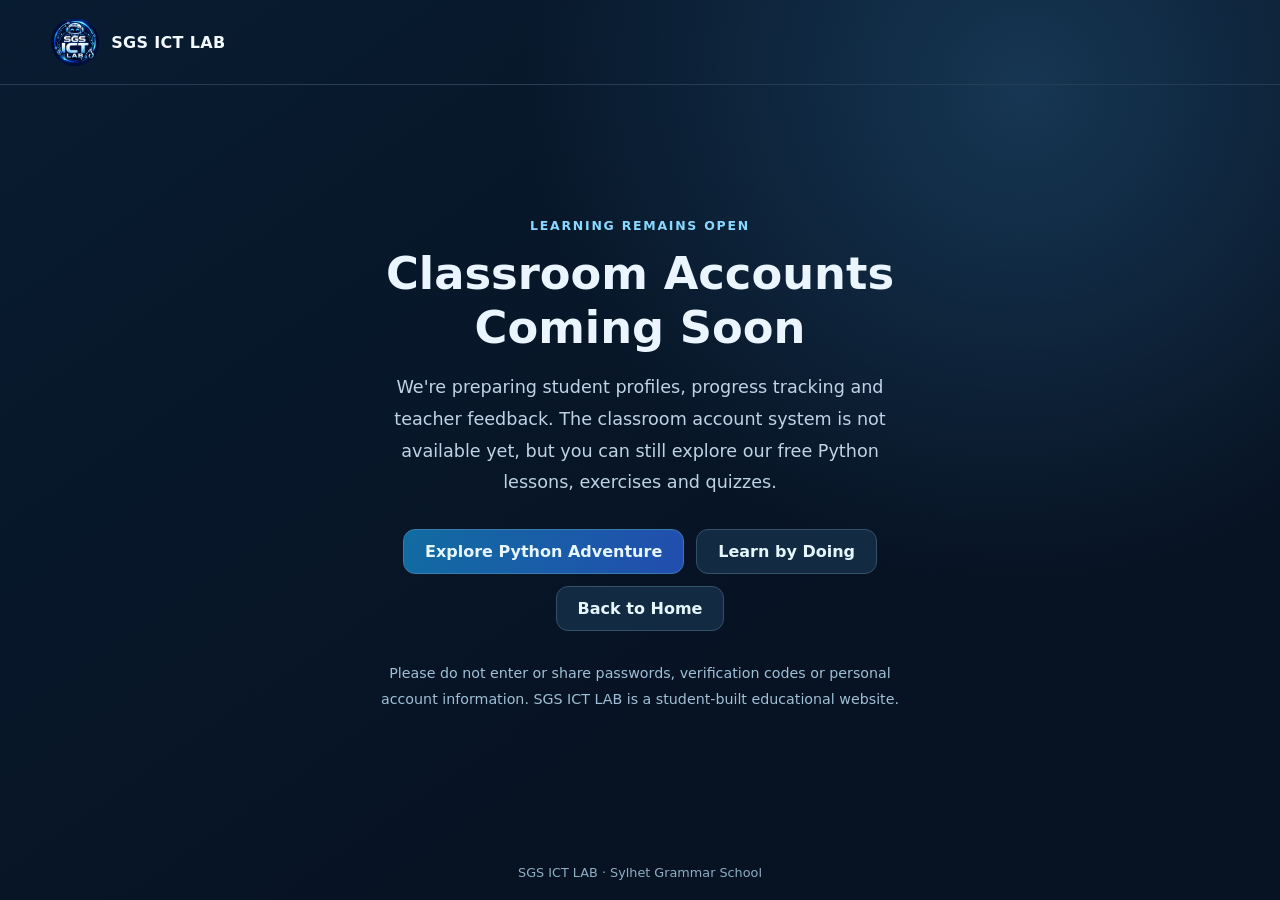
<file: portal.html>
<!doctype html>
<html lang="en">
<head>
  <meta charset="utf-8">
  <meta name="viewport" content="width=device-width,initial-scale=1">
  <meta name="robots" content="noindex,nofollow">
  <meta name="theme-color" content="#07182a">
  <title>Classroom Coming Soon | SGS ICT LAB</title>
  <style>
    :root{color-scheme:dark;font-family:system-ui,-apple-system,BlinkMacSystemFont,"Segoe UI",sans-serif}
    *{box-sizing:border-box}
    body{margin:0;min-height:100vh;color:#eaf5ff;background:radial-gradient(circle at 80% 10%,#163653 0%,transparent 38%),linear-gradient(145deg,#081c31,#071222 70%);display:flex;flex-direction:column}
    header{padding:18px clamp(18px,4vw,52px);border-bottom:1px solid #263e55}
    .brand{display:flex;gap:12px;align-items:center;text-decoration:none;color:#f3faff;font-weight:800;letter-spacing:.02em}
    .brand img{width:48px;height:48px;object-fit:cover;border-radius:50%}
    main{width:min(100%,660px);margin:auto;padding:46px 24px;text-align:center}
    .eyebrow{color:#88d8ff;font-weight:750;text-transform:uppercase;letter-spacing:.14em;font-size:.78rem}
    h1{font-size:clamp(2rem,5vw,2.8rem);line-height:1.2;margin:14px 0 18px}
    p{color:#bed3e6;font-size:clamp(1rem,2vw,1.1rem);line-height:1.8;margin:0 auto;max-width:550px}
    .links{display:flex;justify-content:center;flex-wrap:wrap;gap:12px;margin:30px 0}
    .action{padding:12px 21px;border:1px solid #34516a;border-radius:12px;text-decoration:none;color:#e6f6ff;font-weight:700;background:#132b42}
    .action.primary{background:linear-gradient(110deg,#116ca1,#224eaf);border-color:#397cb0}
    .note{font-size:.89rem;color:#9fc0d7;margin-top:26px}
    footer{text-align:center;padding:20px;color:#8faec3;font-size:.8rem}
    a:focus-visible{outline:3px solid #8ad9ff;outline-offset:3px}
  </style>
</head>
<body>
  <header><a class="brand" href="index.html"><img src="logo.jpg" alt="SGS ICT LAB logo"><span>SGS ICT LAB</span></a></header>
  <main>
    <div class="eyebrow">Learning remains open</div>
    <h1>Classroom Accounts Coming Soon</h1>
    <p>We're preparing student profiles, progress tracking and teacher feedback. The classroom account system is not available yet, but you can still explore our free Python lessons, exercises and quizzes.</p>
    <nav class="links" aria-label="Continue learning">
      <a class="action primary" href="course.html">Explore Python Adventure</a>
      <a class="action" href="practice.html">Learn by Doing</a>
      <a class="action" href="index.html">Back to Home</a>
    </nav>
    <p class="note">Please do not enter or share passwords, verification codes or personal account information. SGS ICT LAB is a student-built educational website.</p>
  </main>
  <footer>SGS ICT LAB · Sylhet Grammar School</footer>
</body>
</html>
</file>
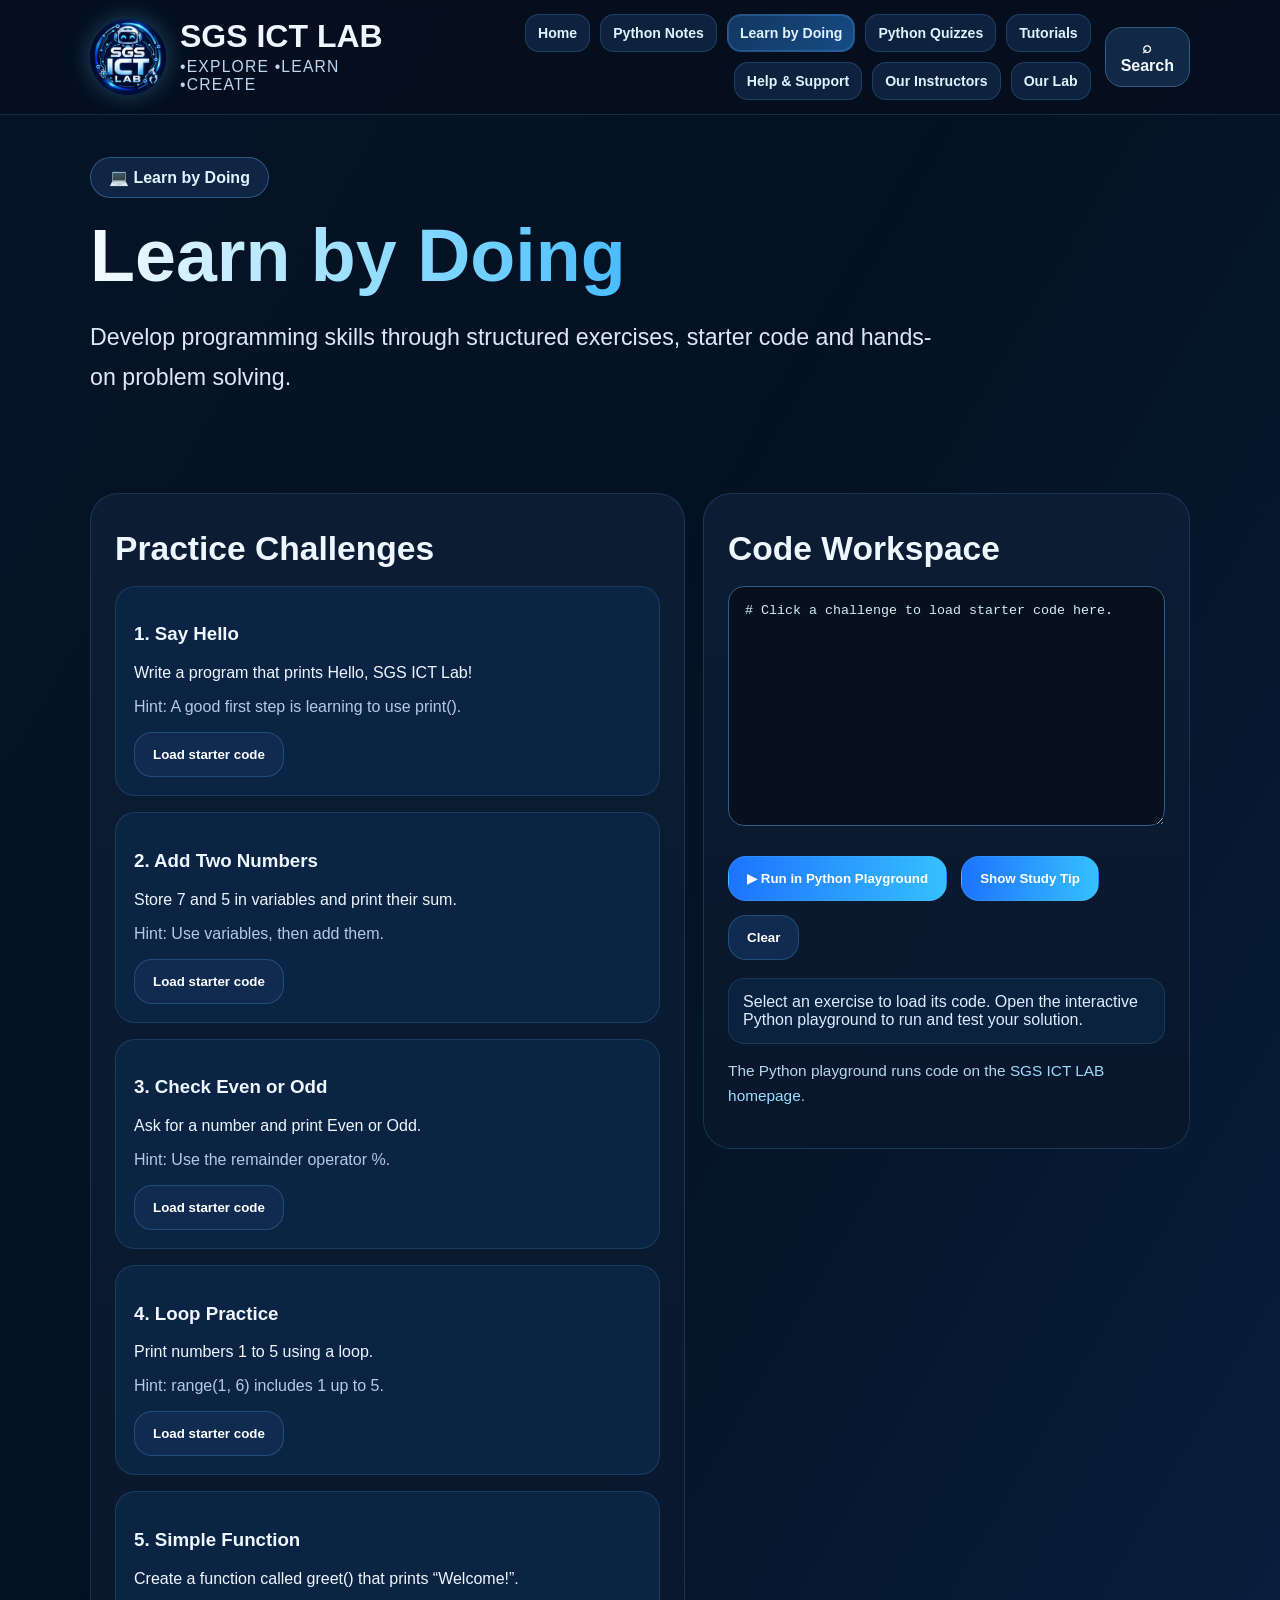
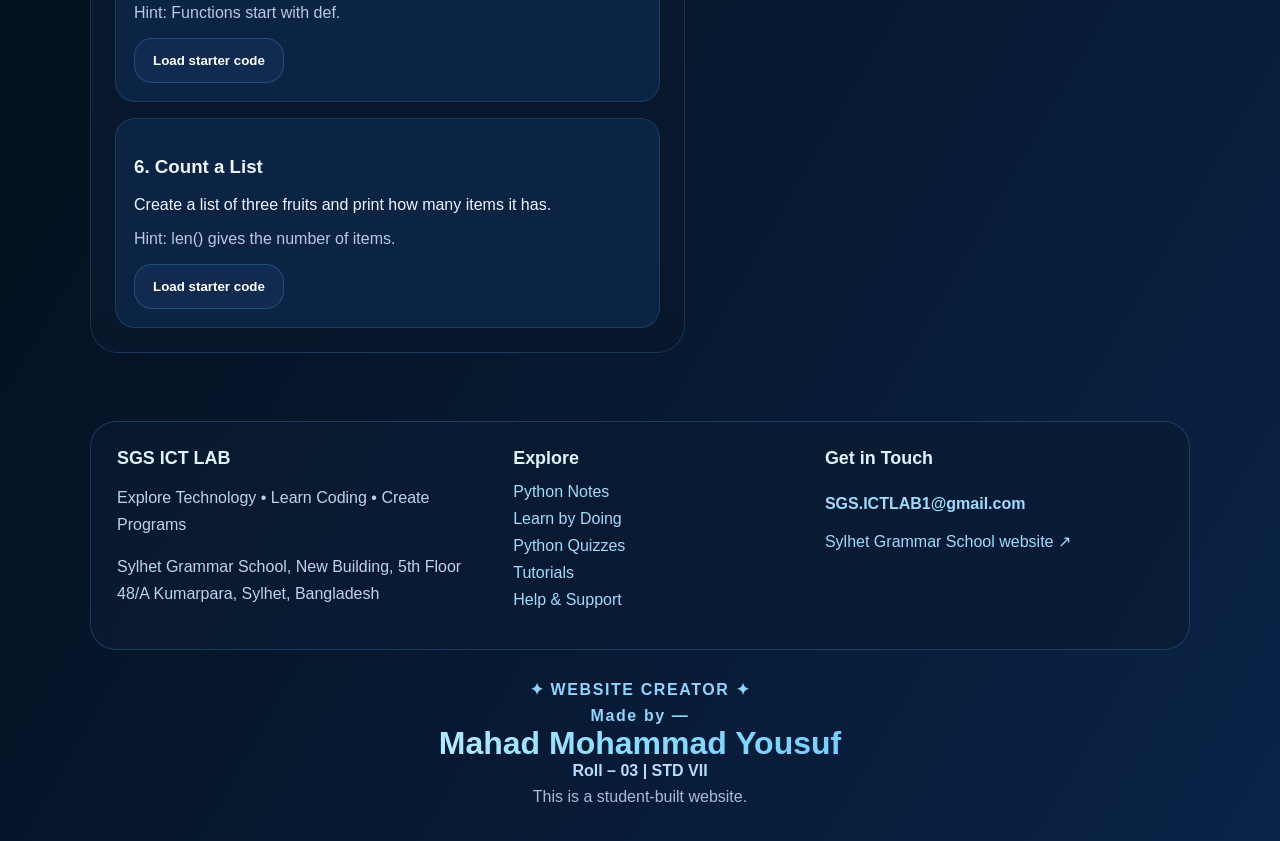
<file: practice.html>
<!DOCTYPE html>
<html lang="en"><head><meta charset="utf-8"/><meta content="width=device-width,initial-scale=1" name="viewport"/><meta content="index,follow" name="robots"/><title>Learn by Doing | Sylhet Grammar School ICT Lab</title><meta content="Practice Python with step-by-step coding challenges, starter code, and hints in the SGS ICT LAB learning area." name="description"/><meta content="Learn by Doing | Sylhet Grammar School ICT Lab" property="og:title"/><meta content="Practice Python with step-by-step coding challenges, starter code, and hints in the SGS ICT LAB learning area." property="og:description"/><meta content="website" property="og:type"/><meta content="https://sgs-ict-lab.github.io/practice.html" property="og:url"/><meta content="https://sgs-ict-lab.github.io/logo.jpg" property="og:image"/><meta content="#061428" name="theme-color"/><link href="logo.jpg" rel="icon"/><link href="https://sgs-ict-lab.github.io/practice.html" rel="canonical"/><style>
:root{--bg:#061428;--bg2:#0a2347;--card:#0d223f;--card2:#102b4f;--border:#2f6ea7;--text:#eef6ff;--muted:#b6c9e5;--accent:#50bbff;--accent2:#7ef1ff;--success:#7be0a8}
*{box-sizing:border-box}html{scroll-behavior:smooth}body{margin:0;font-family:Arial,Helvetica,sans-serif;color:var(--text);background:linear-gradient(120deg,var(--bg) 0%,#041120 38%,var(--bg2) 100%);min-height:100vh}
a{color:inherit;text-decoration:none}.container{width:min(1100px,92vw);margin:auto}.topbar{position:sticky;top:0;z-index:30;background:rgba(5,15,30,.92);backdrop-filter:blur(10px);border-bottom:1px solid rgba(95,184,255,.18)}
.navwrap{display:flex;align-items:center;justify-content:space-between;gap:18px;padding:14px 0}.brand{display:flex;align-items:center;gap:14px;min-width:0}.brand img{width:76px;height:76px;border-radius:50%;object-fit:cover;box-shadow:0 0 24px rgba(86,190,255,.35)}.brand-title{font-weight:800;font-size:2rem;line-height:1}.brand-sub{margin-top:6px;color:#bed6f1;letter-spacing:1.2px;font-size:.98rem}.brand-sub.small{font-size:.92rem}
.navlinks{display:flex;gap:10px;flex-wrap:wrap;justify-content:flex-end}.navlinks a{padding:11px 15px;border-radius:14px;background:rgba(17,38,68,.86);border:1px solid rgba(95,184,255,.2);color:#dff2ff;font-weight:700}.navlinks a:hover,.navlinks a.active{background:linear-gradient(135deg,#13365f,#164c85);box-shadow:0 0 0 1px rgba(95,184,255,.22) inset}
.hero{padding:42px 0 26px}.eyebrow{display:inline-block;padding:10px 18px;border-radius:999px;border:1px solid rgba(95,184,255,.35);background:rgba(24,49,86,.62);color:#dff2ff;font-weight:700}.hero h1{font-size:clamp(2.6rem,6vw,4.6rem);line-height:1.04;margin:20px 0 10px}.gradient{background:linear-gradient(90deg,#f5fbff 0%,#7ed6ff 65%,#49bcff 100%);-webkit-background-clip:text;background-clip:text;color:transparent}.tagline{font-size:clamp(1.35rem,3vw,2rem);font-weight:800;color:#66c3ff;margin:8px 0 18px}.lead{font-size:clamp(1.15rem,2.6vw,1.45rem);line-height:1.72;color:#dce8f7;max-width:850px}
.cta-row{display:flex;flex-wrap:wrap;gap:14px;margin:26px 0 18px}.btn{display:inline-flex;align-items:center;justify-content:center;gap:8px;padding:16px 22px;border-radius:20px;font-weight:800;border:1px solid rgba(95,184,255,.32)}.btn.primary{background:linear-gradient(90deg,#1f6bff,#35c0ff);color:#fff}.btn.secondary{background:#0d2646;color:#fff}.chips{display:flex;flex-wrap:wrap;gap:18px;color:#eaf5ff;font-size:1.15rem}.chips span{color:#d7ebff}.section{padding:24px 0 10px}.section h2{font-size:2.1rem;margin:12px 0 18px}.section p.sub{color:#bad1ec;max-width:860px;line-height:1.7}.grid{display:grid;grid-template-columns:repeat(12,1fr);gap:18px}.card{grid-column:span 4;background:linear-gradient(180deg,rgba(13,34,63,.95),rgba(10,29,54,.95));border:1px solid rgba(80,187,255,.18);border-radius:26px;padding:22px;box-shadow:0 14px 36px rgba(0,0,0,.14)}.card h3{margin:4px 0 10px;font-size:1.45rem}.card p{color:#c6d8f0;line-height:1.65}.card .mini{color:#9cd9ff;font-size:.95rem;font-weight:700;margin-bottom:8px}.card .go{display:inline-block;margin-top:10px;color:#aee8ff;font-weight:800}
.panel{background:linear-gradient(180deg,rgba(12,29,53,.98),rgba(8,23,43,.98));border:1px solid rgba(95,184,255,.18);border-radius:28px;padding:24px;margin:22px 0}.codebox{background:#07111d;border:1px solid #254b71;border-radius:20px;padding:18px;color:#bfe6ff;font-family:Consolas,monospace;white-space:pre-wrap}.note{border-left:4px solid var(--accent);padding-left:14px;margin:12px 0;color:#dcedff}.footer{padding:36px 0 48px;color:#bfd6f0}.footer-card{background:rgba(9,22,42,.9);border:1px solid rgba(95,184,255,.15);border-radius:24px;padding:22px}.creator{margin-top:18px;text-align:center}.creator .label{color:#8dd6ff;font-weight:700;letter-spacing:.1em}.creator .name{font-size:2rem;font-weight:900;background:linear-gradient(90deg,#faffff,#88ddff,#51bdff);-webkit-background-clip:text;background-clip:text;color:transparent}.creator .meta{color:#b7dcff;font-weight:700}.tiny{opacity:.92;color:#b6c9e5}
ul.clean{padding-left:20px;line-height:1.8;color:#d5e6fb}table.simple{width:100%;border-collapse:collapse;margin-top:14px}table.simple td,table.simple th{border:1px solid rgba(95,184,255,.16);padding:12px;text-align:left}table.simple th{background:rgba(28,61,105,.56)}.pill{display:inline-block;padding:8px 12px;border-radius:999px;background:#0e2d55;color:#9dddff;font-weight:700;margin:6px 8px 6px 0}.contact-row{display:grid;grid-template-columns:repeat(12,1fr);gap:18px}.contact-row .card{grid-column:span 4}
.quiz-wrap{max-width:850px}.level-switch{display:flex;flex-wrap:wrap;gap:12px;margin:6px 0 18px}.level-switch button,.actionbtn{padding:14px 18px;border-radius:18px;background:#102b4f;color:#fff;border:1px solid rgba(95,184,255,.24);font-weight:800;cursor:pointer}.level-switch button.active,.actionbtn.primary{background:linear-gradient(90deg,#1d73ff,#35c0ff)}.progress{height:12px;border-radius:999px;background:#143257;overflow:hidden;margin:14px 0 24px}.progress>div{height:100%;background:linear-gradient(90deg,#53d9ff,#2196f3);width:0%}.options{display:grid;gap:12px}.option{padding:15px 16px;border-radius:18px;border:1px solid rgba(95,184,255,.22);background:#0e2648;cursor:pointer;color:#fff;text-align:left;font-size:1rem}.option.correct{background:#0f4f44;border-color:#7be0a8}.option.wrong{background:#5a1e2d;border-color:#ff92a0}.muted{color:#b6c9e5}.hidden{display:none}.challenge-grid{display:grid;gap:16px}.challenge{padding:18px;border-radius:20px;background:#0c2443;border:1px solid rgba(95,184,255,.16)}textarea.codearea{width:100%;min-height:240px;background:#07111d;color:#d3ecff;border:1px solid #315d88;border-radius:16px;padding:16px;font-family:Consolas,monospace}.result{margin-top:12px;padding:14px;border-radius:16px;background:#0b223e;color:#ddedff;border:1px solid rgba(95,184,255,.15)}.two-col{display:grid;grid-template-columns:1.1fr .9fr;gap:18px}
@media (max-width:980px){.card,.contact-row .card{grid-column:span 6}.two-col{grid-template-columns:1fr}.navlinks{display:none}.brand img{width:64px;height:64px}.brand-title{font-size:1.7rem}.brand-sub{font-size:.9rem}.hero h1{font-size:2.9rem}}
@media (max-width:680px){.card,.contact-row .card{grid-column:span 12}.hero{padding-top:28px}.brand-title{font-size:1.55rem}.brand-sub{font-size:.82rem;line-height:1.4}.tagline{font-size:1.18rem}.lead{font-size:1.08rem}.container{width:min(94vw,1100px)}.chips{font-size:1rem}}
</style><script type="application/ld+json">{"@context": "https://schema.org", "@type": "WebPage", "name": "SGS ICT Lab | Learn by Doing", "url": "https://sgs-ict-lab.github.io/practice.html", "description": "Practice Python with step-by-step coding challenges, starter code, and hints in the SGS ICT LAB learning area.", "publisher": {"@type": "EducationalOrganization", "name": "SGS ICT LAB", "url": "https://sgs-ict-lab.github.io", "email": "mailto:SGS.ICTLAB1@gmail.com", "address": {"@type": "PostalAddress", "streetAddress": "New Building, 5th Floor, 48/A Kumarpara", "addressLocality": "Sylhet", "addressCountry": "Bangladesh"}}}</script><style>
/* Shared page navigation and site footer. */
.topbar{z-index:100}.navwrap{gap:14px}.brand{flex-shrink:0}.header-actions{display:flex;gap:9px;align-items:center;order:2}.headbtn{cursor:pointer;padding:11px 15px;min-height:50px;border-radius:17px;background:#112946;border:1px solid #325b82;color:#f2f9ff;font:inherit;font-weight:700}.headbtn:hover,.headbtn:focus-visible{background:#1c4069}.mobile-menu{display:none;min-width:51px}.navlinks{order:1;margin-left:auto}.navlinks a{font-size:.88rem;padding:10px 12px}.brand img{flex-shrink:0}.brand:focus-visible{outline:2px solid #8cddff;outline-offset:3px}
.official-footer{display:grid;grid-template-columns:1.3fr 1fr 1.2fr;gap:30px;border-radius:26px;border:1px solid rgba(95,184,255,.22);padding:26px;background:rgba(10,28,50,.78)}.official-footer p{color:#bed3ea;line-height:1.65}.foot-head{font-weight:800;color:#dff4ff;font-size:1.12rem}.footer-links{display:flex;flex-direction:column;gap:9px;margin-top:14px}.footer-links a,.footer-email,.official-footer a{color:#9ddcff}.footer-email{display:inline-block;margin-top:14px;overflow-wrap:anywhere;font-weight:800}.creator{margin-top:30px}.footer{padding-bottom:35px}.foot-head{margin-bottom:12px}
.site-search-overlay[hidden]{display:none}.site-search-overlay{position:fixed;inset:0;background:rgba(2,7,17,.84);backdrop-filter:blur(7px);z-index:500;display:flex;align-items:flex-start;justify-content:center;padding:12vh 14px 20px}.site-search-card{width:min(620px,100%);border-radius:25px;border:1px solid #3d729e;background:#0d2341;box-shadow:0 20px 75px #0008;padding:22px}.search-heading{display:flex;align-items:center;justify-content:space-between;font-size:1.2rem}.search-heading button{background:#193957;border:1px solid #45749e;color:#fff;border-radius:12px;padding:8px 14px;font-size:1.1rem;cursor:pointer}.site-search-card input{width:100%;border-radius:13px;background:#051428;border:1px solid #3b79aa;padding:14px 15px;color:#fff;font-size:1rem;margin:20px 0 14px}.site-search-results{max-height:51vh;overflow:auto;display:grid;gap:7px}.site-search-results a{display:block;border-radius:13px;padding:12px;background:#133253;border:1px solid #2b5378;color:#e8f6ff}.site-search-results a:hover{background:#204b74}.search-muted{color:#b7d5eb;font-size:.98rem}.sr-only{position:absolute;width:1px;height:1px;overflow:hidden;clip:rect(0,0,0,0)}
.polished-card{background:linear-gradient(180deg,rgba(13,34,63,.96),rgba(10,29,54,.96));border:1px solid rgba(80,187,255,.21);border-radius:24px;padding:25px}.polished-card p{line-height:1.7;color:#c7def3}.contact-main .card{grid-column:span 6}.contact-main .card:last-child{grid-column:span 12}.link-button{display:inline-flex;padding:12px 17px;background:#133f70;border-radius:14px;border:1px solid rgba(114,191,255,.35);color:#e1f5ff;font-weight:700;margin:8px 8px 8px 0}.section .panel a{color:#9cdfff}.badge-row{display:flex;flex-wrap:wrap;gap:10px;margin:12px 0}.badge-row a{display:inline-block;padding:12px 16px;background:#133b66;border:1px solid #2f6494;border-radius:14px;color:#d8f1ff;font-weight:700}.codearea:focus-visible{outline:2px solid #63cbff}.official-note{color:#b7d6ed;font-size:.96rem;line-height:1.6}
@media(max-width:1270px){.navlinks{display:none}.mobile-menu{display:inline-flex;align-items:center;justify-content:center}.navwrap{position:relative}.navlinks.open{display:flex;position:absolute;top:100%;left:0;right:0;z-index:50;background:#071a31;border:1px solid #315d8a;border-radius:0 0 20px 20px;margin:0;padding:16px;box-shadow:0 22px 25px #0006;flex-direction:column;gap:8px;align-items:stretch}.navlinks.open a{display:block;text-align:left}}
@media(max-width:720px){.container{width:92vw}.brand img{width:58px;height:58px}.brand-title{font-size:1.38rem}.brand-sub{font-size:.74rem;letter-spacing:0.45px}.navwrap{padding:12px 0;gap:6px}.header-actions{gap:7px}.headbtn{min-height:49px;padding:9px 11px;font-size:.94rem}.mobile-menu{min-width:45px}.official-footer{grid-template-columns:1fr;gap:13px}.contact-main .card,.contact-main .card:last-child{grid-column:span 12}.hero h1{font-size:2.5rem}.hero{padding:32px 0 18px}.creator .name{font-size:1.58rem}}
@media(max-width:410px){.brand{gap:7px}.brand img{width:49px;height:49px}.brand-title{font-size:1.08rem}.brand-sub{font-size:.61rem}.headbtn{font-size:.84rem;padding:8px 9px}.mobile-menu{min-width:41px}.container{width:94vw}}
</style></head><body><header class="topbar"><div class="container navwrap">
<a aria-label="SGS ICT LAB homepage" class="brand" href="index.html"><img alt="SGS ICT LAB robot logo" height="64" src="logo.jpg" width="64"/><div><div class="brand-title">SGS ICT LAB</div><div class="brand-sub">•EXPLORE •LEARN<br/>•CREATE</div></div></a>
<div class="header-actions"><button aria-controls="siteNav" aria-expanded="false" aria-label="Open website menu" class="headbtn mobile-menu" id="mobileMenu" type="button">☰</button><button aria-label="Search SGS ICT LAB" class="headbtn search-open" id="siteSearchOpen" type="button">⌕ Search</button></div>
<nav aria-label="Website navigation" class="navlinks" id="siteNav"><a href="index.html">Home</a><a href="notes.html">Python Notes</a><a class="active" href="practice.html">Learn by Doing</a><a href="quiz.html">Python Quizzes</a><a href="tutorials.html">Tutorials</a><a href="contact.html">Help &amp; Support</a><a href="instructors.html">Our Instructors</a><a href="lab.html">Our Lab</a></nav>
</div></header><main><section class="hero"><div class="container"><span class="eyebrow">💻 Learn by Doing</span><h1><span class="gradient">Learn by Doing</span></h1><p class="lead">Develop programming skills through structured exercises, starter code and hands-on problem solving.</p></div></section><section class="section"><div class="container"><div class="two-col"><div><div class="panel"><h2>Practice Challenges</h2><div class="challenge-grid"><div class="challenge"><h3>1. Say Hello</h3><p>Write a program that prints Hello, SGS ICT Lab!</p><p class="muted">Hint: A good first step is learning to use print().</p><button class="actionbtn" onclick="loadChallenge(0)">Load starter code</button></div><div class="challenge"><h3>2. Add Two Numbers</h3><p>Store 7 and 5 in variables and print their sum.</p><p class="muted">Hint: Use variables, then add them.</p><button class="actionbtn" onclick="loadChallenge(1)">Load starter code</button></div><div class="challenge"><h3>3. Check Even or Odd</h3><p>Ask for a number and print Even or Odd.</p><p class="muted">Hint: Use the remainder operator %.</p><button class="actionbtn" onclick="loadChallenge(2)">Load starter code</button></div><div class="challenge"><h3>4. Loop Practice</h3><p>Print numbers 1 to 5 using a loop.</p><p class="muted">Hint: range(1, 6) includes 1 up to 5.</p><button class="actionbtn" onclick="loadChallenge(3)">Load starter code</button></div><div class="challenge"><h3>5. Simple Function</h3><p>Create a function called greet() that prints “Welcome!”.</p><p class="muted">Hint: Functions start with def.</p><button class="actionbtn" onclick="loadChallenge(4)">Load starter code</button></div><div class="challenge"><h3>6. Count a List</h3><p>Create a list of three fruits and print how many items it has.</p><p class="muted">Hint: len() gives the number of items.</p><button class="actionbtn" onclick="loadChallenge(5)">Load starter code</button></div></div></div></div><div><div class="panel"><h2>Code Workspace</h2><textarea class="codearea" id="codearea"># Click a challenge to load starter code here.</textarea><div class="cta-row"><button class="actionbtn primary" onclick="openInPlayground()" type="button">▶ Run in Python Playground</button><button class="actionbtn primary" onclick="showTip()">Show Study Tip</button><button class="actionbtn" onclick="clearCode()">Clear</button></div><div class="result" id="practiceResult">Select an exercise to load its code. Open the interactive Python playground to run and test your solution.</div><p class="official-note">The Python playground runs code on the <a href="index.html#playground" style="color:#9ddbff">SGS ICT LAB homepage</a>.</p></div></div></div></div></section><script>const challenges=["print(\"Hello, SGS ICT Lab!\")", "a = 7\nb = 5\nprint(a + b)", "num = int(input(\"Enter a number: \"))\nif num % 2 == 0:\n    print(\"Even\")\nelse:\n    print(\"Odd\")", "for i in range(1, 6):\n    print(i)", "def greet():\n    print(\"Welcome!\")\n\ngreet()", "fruits = [\"apple\", \"banana\", \"mango\"]\nprint(len(fruits))"];const tips=["A good first step is learning to use print().", "Use variables, then add them.", "Use the remainder operator %.", "range(1, 6) includes 1 up to 5.", "Functions start with def.", "len() gives the number of items."];let currentChallenge=0;function loadChallenge(i){currentChallenge=i;document.getElementById('codearea').value=challenges[i];document.getElementById('practiceResult').innerText='Starter code loaded. Read it carefully, edit it if you want, and think about what it should do.';window.scrollTo({top:document.getElementById('codearea').getBoundingClientRect().top+window.scrollY-120,behavior:'smooth'});}function showTip(){document.getElementById('practiceResult').innerText='Study tip: '+tips[currentChallenge];}function clearCode(){document.getElementById('codearea').value='';document.getElementById('practiceResult').innerText='Workspace cleared.';}
function openInPlayground(){
const code=document.getElementById('codearea').value;
try{sessionStorage.setItem('sgs-ict-lab-practice-code',code)}catch(e){}
window.location.href='index.html#playground';
}
</script></main><footer class="footer"><div class="container"><div class="official-footer">
<div><div class="foot-head">SGS ICT LAB</div><p>Explore Technology • Learn Coding • Create Programs</p><p>Sylhet Grammar School, New Building, 5th Floor<br/>48/A Kumarpara, Sylhet, Bangladesh</p></div>
<div><div class="foot-head">Explore</div><div class="footer-links"><a href="notes.html">Python Notes</a><a href="practice.html">Learn by Doing</a><a href="quiz.html">Python Quizzes</a><a href="tutorials.html">Tutorials</a><a href="contact.html">Help &amp; Support</a></div></div>
<div><div class="foot-head">Get in Touch</div><a class="footer-email" href="mailto:SGS.ICTLAB1@gmail.com">SGS.ICTLAB1@gmail.com</a><p><a href="https://sylhetgrammar.school/" rel="noopener noreferrer" target="_blank">Sylhet Grammar School website ↗</a></p></div>
</div><div class="creator"><div class="label">✦ WEBSITE CREATOR ✦</div><div class="label" style="margin-top:8px">Made by —</div><div class="name">Mahad Mohammad Yousuf</div><div class="meta">Roll – 03 | STD VII</div><div class="tiny" style="margin-top:8px">This is a student-built website.</div></div></div></footer><div aria-label="Search SGS ICT LAB" aria-modal="true" class="site-search-overlay" hidden="" id="siteSearchOverlay" role="dialog">
<div class="site-search-card"><div class="search-heading"><strong>Search SGS ICT LAB</strong><button aria-label="Close search" id="siteSearchClose" type="button">✕</button></div>
<label class="sr-only" for="siteSearchInput">Search learning resources</label><input autocomplete="off" id="siteSearchInput" placeholder="Search notes, quizzes, support, creator..." type="search"/><div class="site-search-results" id="siteSearchResults"></div></div>
</div><script>
(() => {
const menu=document.getElementById('mobileMenu');
const nav=document.getElementById('siteNav');
menu?.addEventListener('click',()=>{const open=nav.classList.toggle('open');menu.setAttribute('aria-expanded',String(open));});
nav?.querySelectorAll('a').forEach(a=>a.addEventListener('click',()=>{nav.classList.remove('open');menu.setAttribute('aria-expanded','false');}));
const overlay=document.getElementById('siteSearchOverlay'),
      openBtn=document.getElementById('siteSearchOpen'),closeBtn=document.getElementById('siteSearchClose'),
      input=document.getElementById('siteSearchInput'),results=document.getElementById('siteSearchResults');
const items=[
 ['Home','index.html','sgs ict lab homepage welcome'],
 ['Python Notes','notes.html','notes python basics print loops functions variables'],
 ['Learn by Doing','practice.html','practice tasks exercises challenges code'],
 ['Python Playground','index.html#playground','playground run code editor coding hands on'],
 ['Python Quizzes','quiz.html','quiz tests beginner intermediate advanced'],
 ['Tutorials','tutorials.html','tutorial video guide lessons'],
 ['Help & Support','contact.html','help support contact email questions'],
 ['Our Location','contact.html','location address 48/a kumarpara sylhet new building fifth floor'],
 ['Our Instructors','instructors.html','teachers instructors faculty'],
 ['Our Lab','lab.html','lab facilities school location'],
 ['Website Creator — Mahad Mohammad Yousuf','index.html#website-creator','creator maker made by developed by who made website roll 03 vii mahad mohammad yousuf']
];
function showResults(q){
  const query=q.trim().toLowerCase();results.replaceChildren();
  const choices=items.filter(item=>(item[0]+' '+item[2]).toLowerCase().includes(query)).slice(0,9);
  if(!choices.length){let p=document.createElement('p');p.className='search-muted';p.textContent='No matching pages found. Try “Notes”, “Quizzes” or “Contact”.';results.appendChild(p);return;}
  for (const [name,url] of choices){const a=document.createElement('a');a.href=url;a.textContent=name+' →';results.appendChild(a);}
}
function openSearch(){overlay.hidden=false;showResults('');input.value='';input.focus();}
function closeSearch(){overlay.hidden=true;openBtn.focus();}
openBtn?.addEventListener('click',openSearch);
closeBtn?.addEventListener('click',closeSearch);
overlay?.addEventListener('click',e=>{if(e.target===overlay)closeSearch();});
document.addEventListener('keydown',e=>{if(e.key==='Escape' && !overlay.hidden)closeSearch();});
input?.addEventListener('input',e=>showResults(e.target.value));
})();
</script></body></html>
</file>
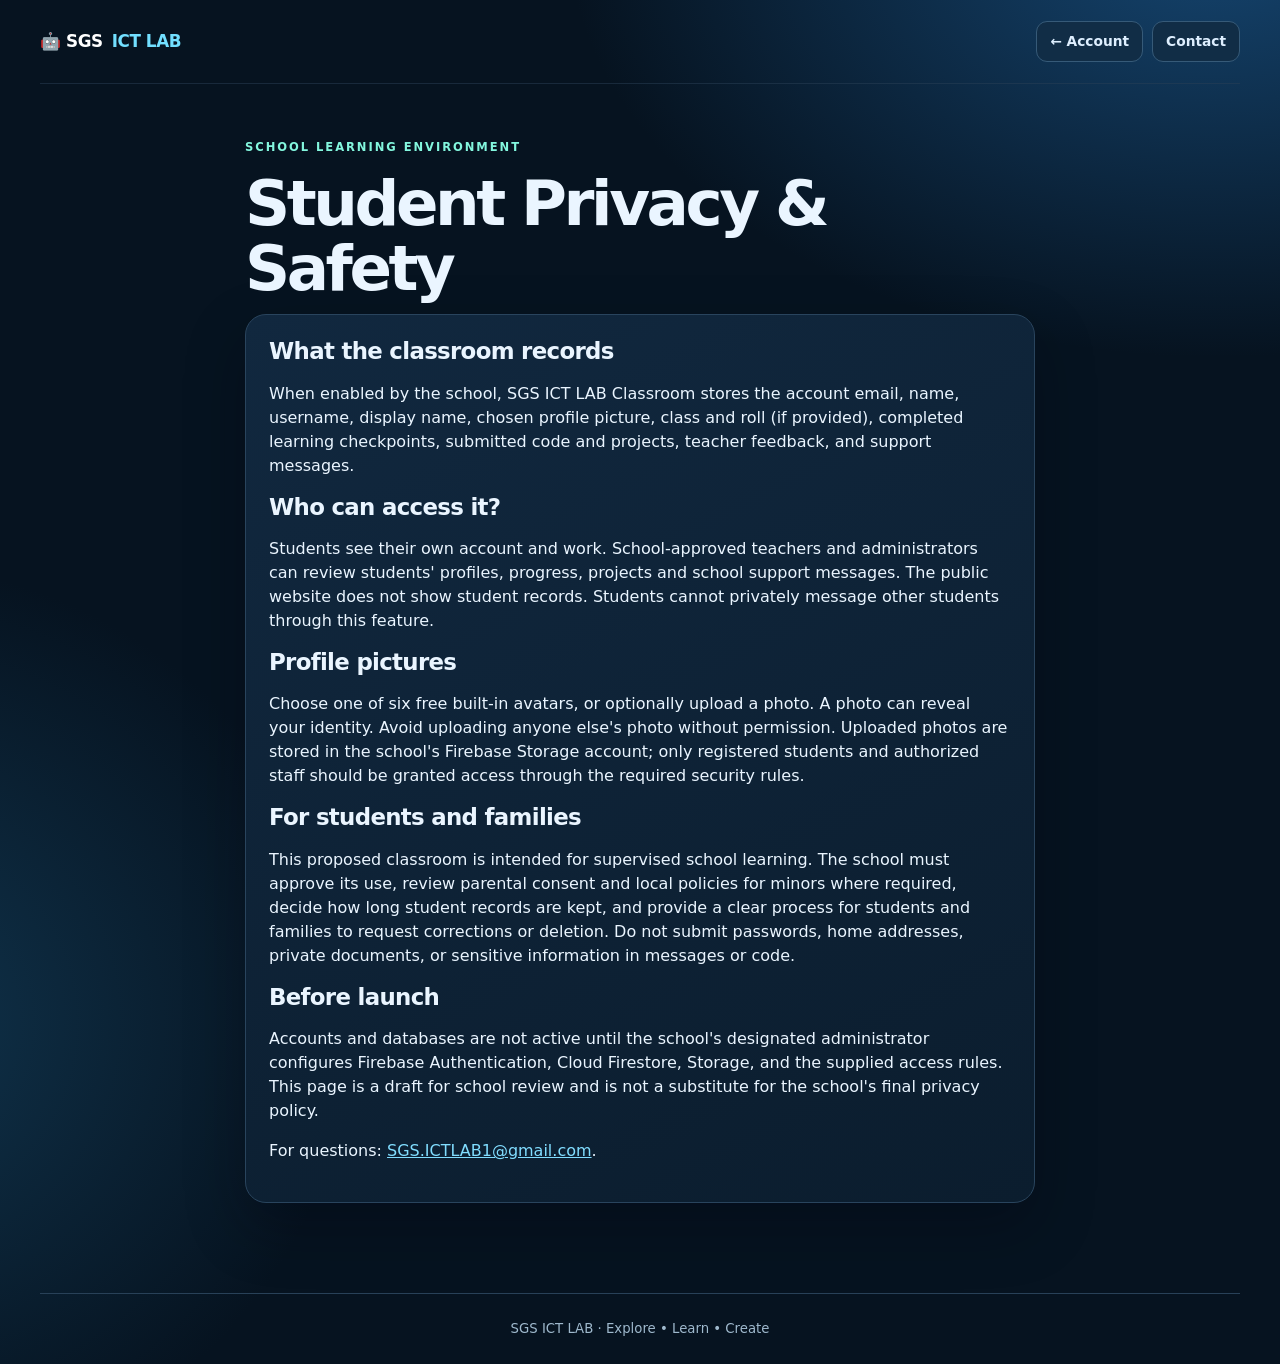
<file: privacy.html>
<!doctype html><html lang="en"><head><meta charset="utf-8"><meta name="viewport" content="width=device-width,initial-scale=1"><meta name="robots" content="noindex"><title>Student Privacy & Safety | SGS ICT LAB</title><link rel="stylesheet" href="platform.css"></head><body><div class="shell"><header class="head"><a class="brand" href="index.html">🤖 SGS <b>ICT LAB</b></a><nav><a href="auth.html">← Account</a><a href="contact.html">Contact</a></nav></header><main style="max-width:790px;margin:50px auto 90px"><span class="kicker">School learning environment</span><h1>Student Privacy & Safety</h1><div class="card"><h2>What the classroom records</h2><p>When enabled by the school, SGS ICT LAB Classroom stores the account email, name, username, display name, chosen profile picture, class and roll (if provided), completed learning checkpoints, submitted code and projects, teacher feedback, and support messages.</p><h2>Who can access it?</h2><p>Students see their own account and work. School-approved teachers and administrators can review students' profiles, progress, projects and school support messages. The public website does not show student records. Students cannot privately message other students through this feature.</p><h2>Profile pictures</h2><p>Choose one of six free built-in avatars, or optionally upload a photo. A photo can reveal your identity. Avoid uploading anyone else's photo without permission. Uploaded photos are stored in the school's Firebase Storage account; only registered students and authorized staff should be granted access through the required security rules.</p><h2>For students and families</h2><p>This proposed classroom is intended for supervised school learning. The school must approve its use, review parental consent and local policies for minors where required, decide how long student records are kept, and provide a clear process for students and families to request corrections or deletion. Do not submit passwords, home addresses, private documents, or sensitive information in messages or code.</p><h2>Before launch</h2><p>Accounts and databases are not active until the school's designated administrator configures Firebase Authentication, Cloud Firestore, Storage, and the supplied access rules. This page is a draft for school review and is not a substitute for the school's final privacy policy.</p><p>For questions: <a href="mailto:SGS.ICTLAB1@gmail.com">SGS.ICTLAB1@gmail.com</a>.</p></div></main><footer class="foot">SGS ICT LAB · Explore • Learn • Create</footer></div></body></html>
</file>
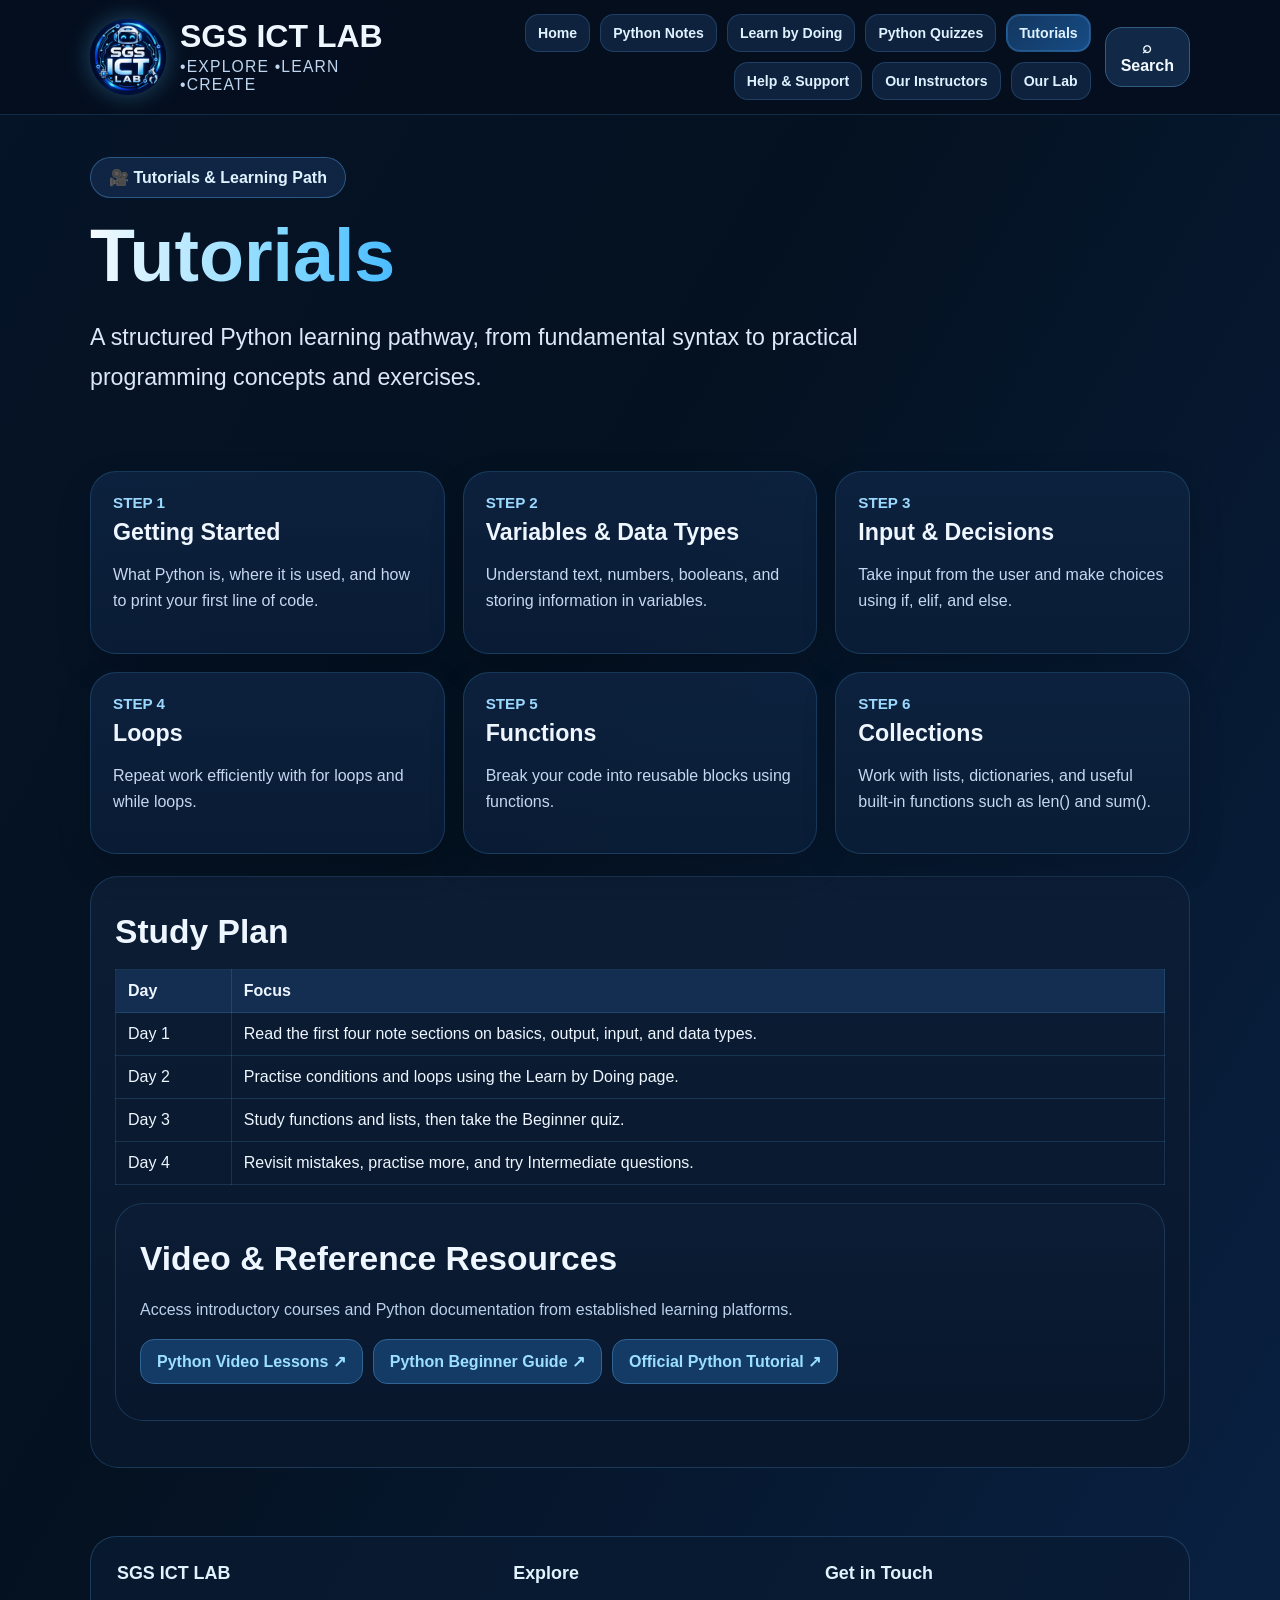
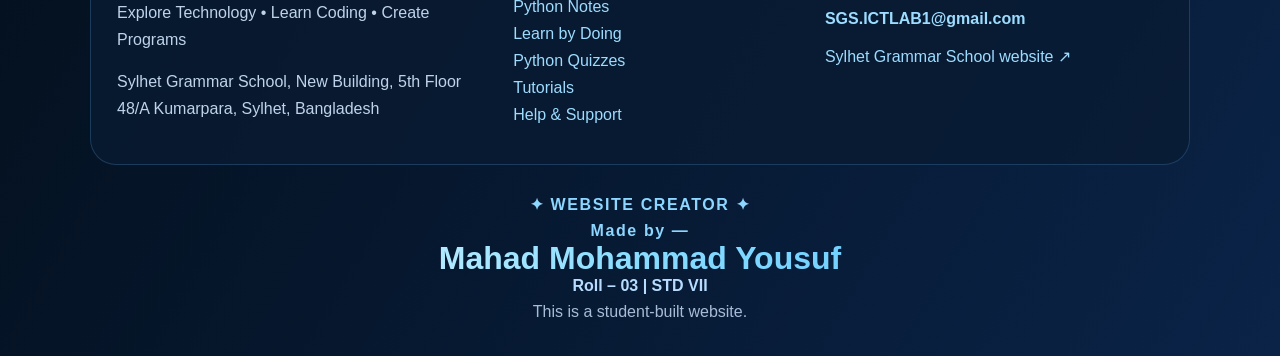
<file: tutorials.html>
<!DOCTYPE html>
<html lang="en"><head><meta charset="utf-8"/><meta content="width=device-width,initial-scale=1" name="viewport"/><meta content="index,follow" name="robots"/><title>Python Tutorials | Sylhet Grammar School ICT Lab</title><meta content="Study Python step by step with a simple tutorial roadmap and student-friendly learning path." name="description"/><meta content="Python Tutorials | Sylhet Grammar School ICT Lab" property="og:title"/><meta content="Study Python step by step with a simple tutorial roadmap and student-friendly learning path." property="og:description"/><meta content="website" property="og:type"/><meta content="https://sgs-ict-lab.github.io/tutorials.html" property="og:url"/><meta content="https://sgs-ict-lab.github.io/logo.jpg" property="og:image"/><meta content="#061428" name="theme-color"/><link href="logo.jpg" rel="icon"/><link href="https://sgs-ict-lab.github.io/tutorials.html" rel="canonical"/><style>
:root{--bg:#061428;--bg2:#0a2347;--card:#0d223f;--card2:#102b4f;--border:#2f6ea7;--text:#eef6ff;--muted:#b6c9e5;--accent:#50bbff;--accent2:#7ef1ff;--success:#7be0a8}
*{box-sizing:border-box}html{scroll-behavior:smooth}body{margin:0;font-family:Arial,Helvetica,sans-serif;color:var(--text);background:linear-gradient(120deg,var(--bg) 0%,#041120 38%,var(--bg2) 100%);min-height:100vh}
a{color:inherit;text-decoration:none}.container{width:min(1100px,92vw);margin:auto}.topbar{position:sticky;top:0;z-index:30;background:rgba(5,15,30,.92);backdrop-filter:blur(10px);border-bottom:1px solid rgba(95,184,255,.18)}
.navwrap{display:flex;align-items:center;justify-content:space-between;gap:18px;padding:14px 0}.brand{display:flex;align-items:center;gap:14px;min-width:0}.brand img{width:76px;height:76px;border-radius:50%;object-fit:cover;box-shadow:0 0 24px rgba(86,190,255,.35)}.brand-title{font-weight:800;font-size:2rem;line-height:1}.brand-sub{margin-top:6px;color:#bed6f1;letter-spacing:1.2px;font-size:.98rem}.brand-sub.small{font-size:.92rem}
.navlinks{display:flex;gap:10px;flex-wrap:wrap;justify-content:flex-end}.navlinks a{padding:11px 15px;border-radius:14px;background:rgba(17,38,68,.86);border:1px solid rgba(95,184,255,.2);color:#dff2ff;font-weight:700}.navlinks a:hover,.navlinks a.active{background:linear-gradient(135deg,#13365f,#164c85);box-shadow:0 0 0 1px rgba(95,184,255,.22) inset}
.hero{padding:42px 0 26px}.eyebrow{display:inline-block;padding:10px 18px;border-radius:999px;border:1px solid rgba(95,184,255,.35);background:rgba(24,49,86,.62);color:#dff2ff;font-weight:700}.hero h1{font-size:clamp(2.6rem,6vw,4.6rem);line-height:1.04;margin:20px 0 10px}.gradient{background:linear-gradient(90deg,#f5fbff 0%,#7ed6ff 65%,#49bcff 100%);-webkit-background-clip:text;background-clip:text;color:transparent}.tagline{font-size:clamp(1.35rem,3vw,2rem);font-weight:800;color:#66c3ff;margin:8px 0 18px}.lead{font-size:clamp(1.15rem,2.6vw,1.45rem);line-height:1.72;color:#dce8f7;max-width:850px}
.cta-row{display:flex;flex-wrap:wrap;gap:14px;margin:26px 0 18px}.btn{display:inline-flex;align-items:center;justify-content:center;gap:8px;padding:16px 22px;border-radius:20px;font-weight:800;border:1px solid rgba(95,184,255,.32)}.btn.primary{background:linear-gradient(90deg,#1f6bff,#35c0ff);color:#fff}.btn.secondary{background:#0d2646;color:#fff}.chips{display:flex;flex-wrap:wrap;gap:18px;color:#eaf5ff;font-size:1.15rem}.chips span{color:#d7ebff}.section{padding:24px 0 10px}.section h2{font-size:2.1rem;margin:12px 0 18px}.section p.sub{color:#bad1ec;max-width:860px;line-height:1.7}.grid{display:grid;grid-template-columns:repeat(12,1fr);gap:18px}.card{grid-column:span 4;background:linear-gradient(180deg,rgba(13,34,63,.95),rgba(10,29,54,.95));border:1px solid rgba(80,187,255,.18);border-radius:26px;padding:22px;box-shadow:0 14px 36px rgba(0,0,0,.14)}.card h3{margin:4px 0 10px;font-size:1.45rem}.card p{color:#c6d8f0;line-height:1.65}.card .mini{color:#9cd9ff;font-size:.95rem;font-weight:700;margin-bottom:8px}.card .go{display:inline-block;margin-top:10px;color:#aee8ff;font-weight:800}
.panel{background:linear-gradient(180deg,rgba(12,29,53,.98),rgba(8,23,43,.98));border:1px solid rgba(95,184,255,.18);border-radius:28px;padding:24px;margin:22px 0}.codebox{background:#07111d;border:1px solid #254b71;border-radius:20px;padding:18px;color:#bfe6ff;font-family:Consolas,monospace;white-space:pre-wrap}.note{border-left:4px solid var(--accent);padding-left:14px;margin:12px 0;color:#dcedff}.footer{padding:36px 0 48px;color:#bfd6f0}.footer-card{background:rgba(9,22,42,.9);border:1px solid rgba(95,184,255,.15);border-radius:24px;padding:22px}.creator{margin-top:18px;text-align:center}.creator .label{color:#8dd6ff;font-weight:700;letter-spacing:.1em}.creator .name{font-size:2rem;font-weight:900;background:linear-gradient(90deg,#faffff,#88ddff,#51bdff);-webkit-background-clip:text;background-clip:text;color:transparent}.creator .meta{color:#b7dcff;font-weight:700}.tiny{opacity:.92;color:#b6c9e5}
ul.clean{padding-left:20px;line-height:1.8;color:#d5e6fb}table.simple{width:100%;border-collapse:collapse;margin-top:14px}table.simple td,table.simple th{border:1px solid rgba(95,184,255,.16);padding:12px;text-align:left}table.simple th{background:rgba(28,61,105,.56)}.pill{display:inline-block;padding:8px 12px;border-radius:999px;background:#0e2d55;color:#9dddff;font-weight:700;margin:6px 8px 6px 0}.contact-row{display:grid;grid-template-columns:repeat(12,1fr);gap:18px}.contact-row .card{grid-column:span 4}
.quiz-wrap{max-width:850px}.level-switch{display:flex;flex-wrap:wrap;gap:12px;margin:6px 0 18px}.level-switch button,.actionbtn{padding:14px 18px;border-radius:18px;background:#102b4f;color:#fff;border:1px solid rgba(95,184,255,.24);font-weight:800;cursor:pointer}.level-switch button.active,.actionbtn.primary{background:linear-gradient(90deg,#1d73ff,#35c0ff)}.progress{height:12px;border-radius:999px;background:#143257;overflow:hidden;margin:14px 0 24px}.progress>div{height:100%;background:linear-gradient(90deg,#53d9ff,#2196f3);width:0%}.options{display:grid;gap:12px}.option{padding:15px 16px;border-radius:18px;border:1px solid rgba(95,184,255,.22);background:#0e2648;cursor:pointer;color:#fff;text-align:left;font-size:1rem}.option.correct{background:#0f4f44;border-color:#7be0a8}.option.wrong{background:#5a1e2d;border-color:#ff92a0}.muted{color:#b6c9e5}.hidden{display:none}.challenge-grid{display:grid;gap:16px}.challenge{padding:18px;border-radius:20px;background:#0c2443;border:1px solid rgba(95,184,255,.16)}textarea.codearea{width:100%;min-height:240px;background:#07111d;color:#d3ecff;border:1px solid #315d88;border-radius:16px;padding:16px;font-family:Consolas,monospace}.result{margin-top:12px;padding:14px;border-radius:16px;background:#0b223e;color:#ddedff;border:1px solid rgba(95,184,255,.15)}.two-col{display:grid;grid-template-columns:1.1fr .9fr;gap:18px}
@media (max-width:980px){.card,.contact-row .card{grid-column:span 6}.two-col{grid-template-columns:1fr}.navlinks{display:none}.brand img{width:64px;height:64px}.brand-title{font-size:1.7rem}.brand-sub{font-size:.9rem}.hero h1{font-size:2.9rem}}
@media (max-width:680px){.card,.contact-row .card{grid-column:span 12}.hero{padding-top:28px}.brand-title{font-size:1.55rem}.brand-sub{font-size:.82rem;line-height:1.4}.tagline{font-size:1.18rem}.lead{font-size:1.08rem}.container{width:min(94vw,1100px)}.chips{font-size:1rem}}
</style><script type="application/ld+json">{"@context": "https://schema.org", "@type": "WebPage", "name": "SGS ICT Lab | Tutorials", "url": "https://sgs-ict-lab.github.io/tutorials.html", "description": "Study Python step by step with a simple tutorial roadmap and student-friendly learning path.", "publisher": {"@type": "EducationalOrganization", "name": "SGS ICT LAB", "url": "https://sgs-ict-lab.github.io", "email": "mailto:SGS.ICTLAB1@gmail.com", "address": {"@type": "PostalAddress", "streetAddress": "New Building, 5th Floor, 48/A Kumarpara", "addressLocality": "Sylhet", "addressCountry": "Bangladesh"}}}</script><style>
/* Shared page navigation and site footer. */
.topbar{z-index:100}.navwrap{gap:14px}.brand{flex-shrink:0}.header-actions{display:flex;gap:9px;align-items:center;order:2}.headbtn{cursor:pointer;padding:11px 15px;min-height:50px;border-radius:17px;background:#112946;border:1px solid #325b82;color:#f2f9ff;font:inherit;font-weight:700}.headbtn:hover,.headbtn:focus-visible{background:#1c4069}.mobile-menu{display:none;min-width:51px}.navlinks{order:1;margin-left:auto}.navlinks a{font-size:.88rem;padding:10px 12px}.brand img{flex-shrink:0}.brand:focus-visible{outline:2px solid #8cddff;outline-offset:3px}
.official-footer{display:grid;grid-template-columns:1.3fr 1fr 1.2fr;gap:30px;border-radius:26px;border:1px solid rgba(95,184,255,.22);padding:26px;background:rgba(10,28,50,.78)}.official-footer p{color:#bed3ea;line-height:1.65}.foot-head{font-weight:800;color:#dff4ff;font-size:1.12rem}.footer-links{display:flex;flex-direction:column;gap:9px;margin-top:14px}.footer-links a,.footer-email,.official-footer a{color:#9ddcff}.footer-email{display:inline-block;margin-top:14px;overflow-wrap:anywhere;font-weight:800}.creator{margin-top:30px}.footer{padding-bottom:35px}.foot-head{margin-bottom:12px}
.site-search-overlay[hidden]{display:none}.site-search-overlay{position:fixed;inset:0;background:rgba(2,7,17,.84);backdrop-filter:blur(7px);z-index:500;display:flex;align-items:flex-start;justify-content:center;padding:12vh 14px 20px}.site-search-card{width:min(620px,100%);border-radius:25px;border:1px solid #3d729e;background:#0d2341;box-shadow:0 20px 75px #0008;padding:22px}.search-heading{display:flex;align-items:center;justify-content:space-between;font-size:1.2rem}.search-heading button{background:#193957;border:1px solid #45749e;color:#fff;border-radius:12px;padding:8px 14px;font-size:1.1rem;cursor:pointer}.site-search-card input{width:100%;border-radius:13px;background:#051428;border:1px solid #3b79aa;padding:14px 15px;color:#fff;font-size:1rem;margin:20px 0 14px}.site-search-results{max-height:51vh;overflow:auto;display:grid;gap:7px}.site-search-results a{display:block;border-radius:13px;padding:12px;background:#133253;border:1px solid #2b5378;color:#e8f6ff}.site-search-results a:hover{background:#204b74}.search-muted{color:#b7d5eb;font-size:.98rem}.sr-only{position:absolute;width:1px;height:1px;overflow:hidden;clip:rect(0,0,0,0)}
.polished-card{background:linear-gradient(180deg,rgba(13,34,63,.96),rgba(10,29,54,.96));border:1px solid rgba(80,187,255,.21);border-radius:24px;padding:25px}.polished-card p{line-height:1.7;color:#c7def3}.contact-main .card{grid-column:span 6}.contact-main .card:last-child{grid-column:span 12}.link-button{display:inline-flex;padding:12px 17px;background:#133f70;border-radius:14px;border:1px solid rgba(114,191,255,.35);color:#e1f5ff;font-weight:700;margin:8px 8px 8px 0}.section .panel a{color:#9cdfff}.badge-row{display:flex;flex-wrap:wrap;gap:10px;margin:12px 0}.badge-row a{display:inline-block;padding:12px 16px;background:#133b66;border:1px solid #2f6494;border-radius:14px;color:#d8f1ff;font-weight:700}.codearea:focus-visible{outline:2px solid #63cbff}.official-note{color:#b7d6ed;font-size:.96rem;line-height:1.6}
@media(max-width:1270px){.navlinks{display:none}.mobile-menu{display:inline-flex;align-items:center;justify-content:center}.navwrap{position:relative}.navlinks.open{display:flex;position:absolute;top:100%;left:0;right:0;z-index:50;background:#071a31;border:1px solid #315d8a;border-radius:0 0 20px 20px;margin:0;padding:16px;box-shadow:0 22px 25px #0006;flex-direction:column;gap:8px;align-items:stretch}.navlinks.open a{display:block;text-align:left}}
@media(max-width:720px){.container{width:92vw}.brand img{width:58px;height:58px}.brand-title{font-size:1.38rem}.brand-sub{font-size:.74rem;letter-spacing:0.45px}.navwrap{padding:12px 0;gap:6px}.header-actions{gap:7px}.headbtn{min-height:49px;padding:9px 11px;font-size:.94rem}.mobile-menu{min-width:45px}.official-footer{grid-template-columns:1fr;gap:13px}.contact-main .card,.contact-main .card:last-child{grid-column:span 12}.hero h1{font-size:2.5rem}.hero{padding:32px 0 18px}.creator .name{font-size:1.58rem}}
@media(max-width:410px){.brand{gap:7px}.brand img{width:49px;height:49px}.brand-title{font-size:1.08rem}.brand-sub{font-size:.61rem}.headbtn{font-size:.84rem;padding:8px 9px}.mobile-menu{min-width:41px}.container{width:94vw}}
</style></head><body><header class="topbar"><div class="container navwrap">
<a aria-label="SGS ICT LAB homepage" class="brand" href="index.html"><img alt="SGS ICT LAB robot logo" height="64" src="logo.jpg" width="64"/><div><div class="brand-title">SGS ICT LAB</div><div class="brand-sub">•EXPLORE •LEARN<br/>•CREATE</div></div></a>
<div class="header-actions"><button aria-controls="siteNav" aria-expanded="false" aria-label="Open website menu" class="headbtn mobile-menu" id="mobileMenu" type="button">☰</button><button aria-label="Search SGS ICT LAB" class="headbtn search-open" id="siteSearchOpen" type="button">⌕ Search</button></div>
<nav aria-label="Website navigation" class="navlinks" id="siteNav"><a href="index.html">Home</a><a href="notes.html">Python Notes</a><a href="practice.html">Learn by Doing</a><a href="quiz.html">Python Quizzes</a><a class="active" href="tutorials.html">Tutorials</a><a href="contact.html">Help &amp; Support</a><a href="instructors.html">Our Instructors</a><a href="lab.html">Our Lab</a></nav>
</div></header><main><section class="hero"><div class="container"><span class="eyebrow">🎥 Tutorials &amp; Learning Path</span><h1><span class="gradient">Tutorials</span></h1><p class="lead">A structured Python learning pathway, from fundamental syntax to practical programming concepts and exercises.</p></div></section><section class="section"><div class="container"><div class="grid"><div class="card"><div class="mini">STEP 1</div><h3>Getting Started</h3><p>What Python is, where it is used, and how to print your first line of code.</p></div><div class="card"><div class="mini">STEP 2</div><h3>Variables &amp; Data Types</h3><p>Understand text, numbers, booleans, and storing information in variables.</p></div><div class="card"><div class="mini">STEP 3</div><h3>Input &amp; Decisions</h3><p>Take input from the user and make choices using if, elif, and else.</p></div><div class="card"><div class="mini">STEP 4</div><h3>Loops</h3><p>Repeat work efficiently with for loops and while loops.</p></div><div class="card"><div class="mini">STEP 5</div><h3>Functions</h3><p>Break your code into reusable blocks using functions.</p></div><div class="card"><div class="mini">STEP 6</div><h3>Collections</h3><p>Work with lists, dictionaries, and useful built-in functions such as len() and sum().</p></div></div><div class="panel"><h2>Study Plan</h2><table class="simple"><tr><th>Day</th><th>Focus</th></tr><tr><td>Day 1</td><td>Read the first four note sections on basics, output, input, and data types.</td></tr><tr><td>Day 2</td><td>Practise conditions and loops using the Learn by Doing page.</td></tr><tr><td>Day 3</td><td>Study functions and lists, then take the Beginner quiz.</td></tr><tr><td>Day 4</td><td>Revisit mistakes, practise more, and try Intermediate questions.</td></tr></table><div class="panel" style="margin-top:18px"><h2>Video &amp; Reference Resources</h2><p class="sub">Access introductory courses and Python documentation from established learning platforms.</p><div class="badge-row"><a href="https://www.youtube.com/@freecodecamp/search?query=python%20beginner" rel="noopener noreferrer" target="_blank">Python Video Lessons ↗</a><a href="https://wiki.python.org/moin/BeginnersGuide" rel="noopener noreferrer" target="_blank">Python Beginner Guide ↗</a><a href="https://docs.python.org/3/tutorial/" rel="noopener noreferrer" target="_blank">Official Python Tutorial ↗</a></div></div></div></div></section></main><footer class="footer"><div class="container"><div class="official-footer">
<div><div class="foot-head">SGS ICT LAB</div><p>Explore Technology • Learn Coding • Create Programs</p><p>Sylhet Grammar School, New Building, 5th Floor<br/>48/A Kumarpara, Sylhet, Bangladesh</p></div>
<div><div class="foot-head">Explore</div><div class="footer-links"><a href="notes.html">Python Notes</a><a href="practice.html">Learn by Doing</a><a href="quiz.html">Python Quizzes</a><a href="tutorials.html">Tutorials</a><a href="contact.html">Help &amp; Support</a></div></div>
<div><div class="foot-head">Get in Touch</div><a class="footer-email" href="mailto:SGS.ICTLAB1@gmail.com">SGS.ICTLAB1@gmail.com</a><p><a href="https://sylhetgrammar.school/" rel="noopener noreferrer" target="_blank">Sylhet Grammar School website ↗</a></p></div>
</div><div class="creator"><div class="label">✦ WEBSITE CREATOR ✦</div><div class="label" style="margin-top:8px">Made by —</div><div class="name">Mahad Mohammad Yousuf</div><div class="meta">Roll – 03 | STD VII</div><div class="tiny" style="margin-top:8px">This is a student-built website.</div></div></div></footer><div aria-label="Search SGS ICT LAB" aria-modal="true" class="site-search-overlay" hidden="" id="siteSearchOverlay" role="dialog">
<div class="site-search-card"><div class="search-heading"><strong>Search SGS ICT LAB</strong><button aria-label="Close search" id="siteSearchClose" type="button">✕</button></div>
<label class="sr-only" for="siteSearchInput">Search learning resources</label><input autocomplete="off" id="siteSearchInput" placeholder="Search notes, quizzes, support, creator..." type="search"/><div class="site-search-results" id="siteSearchResults"></div></div>
</div><script>
(() => {
const menu=document.getElementById('mobileMenu');
const nav=document.getElementById('siteNav');
menu?.addEventListener('click',()=>{const open=nav.classList.toggle('open');menu.setAttribute('aria-expanded',String(open));});
nav?.querySelectorAll('a').forEach(a=>a.addEventListener('click',()=>{nav.classList.remove('open');menu.setAttribute('aria-expanded','false');}));
const overlay=document.getElementById('siteSearchOverlay'),
      openBtn=document.getElementById('siteSearchOpen'),closeBtn=document.getElementById('siteSearchClose'),
      input=document.getElementById('siteSearchInput'),results=document.getElementById('siteSearchResults');
const items=[
 ['Home','index.html','sgs ict lab homepage welcome'],
 ['Python Notes','notes.html','notes python basics print loops functions variables'],
 ['Learn by Doing','practice.html','practice tasks exercises challenges code'],
 ['Python Playground','index.html#playground','playground run code editor coding hands on'],
 ['Python Quizzes','quiz.html','quiz tests beginner intermediate advanced'],
 ['Tutorials','tutorials.html','tutorial video guide lessons'],
 ['Help & Support','contact.html','help support contact email questions'],
 ['Our Location','contact.html','location address 48/a kumarpara sylhet new building fifth floor'],
 ['Our Instructors','instructors.html','teachers instructors faculty'],
 ['Our Lab','lab.html','lab facilities school location'],
 ['Website Creator — Mahad Mohammad Yousuf','index.html#website-creator','creator maker made by developed by who made website roll 03 vii mahad mohammad yousuf']
];
function showResults(q){
  const query=q.trim().toLowerCase();results.replaceChildren();
  const choices=items.filter(item=>(item[0]+' '+item[2]).toLowerCase().includes(query)).slice(0,9);
  if(!choices.length){let p=document.createElement('p');p.className='search-muted';p.textContent='No matching pages found. Try “Notes”, “Quizzes” or “Contact”.';results.appendChild(p);return;}
  for (const [name,url] of choices){const a=document.createElement('a');a.href=url;a.textContent=name+' →';results.appendChild(a);}
}
function openSearch(){overlay.hidden=false;showResults('');input.value='';input.focus();}
function closeSearch(){overlay.hidden=true;openBtn.focus();}
openBtn?.addEventListener('click',openSearch);
closeBtn?.addEventListener('click',closeSearch);
overlay?.addEventListener('click',e=>{if(e.target===overlay)closeSearch();});
document.addEventListener('keydown',e=>{if(e.key==='Escape' && !overlay.hidden)closeSearch();});
input?.addEventListener('input',e=>showResults(e.target.value));
})();
</script></body></html>
</file>
<file: platform.css>
:root{color-scheme:dark;--bg:#061320;--card:#0e2035;--border:#29445d;--ink:#eaf5ff;--muted:#a7bfd5;--blue:#52cafa;--aqua:#83f7de;--pink:#edbafa;--red:#ffb5b9;--shadow:0 24px 60px rgba(0,5,15,.28)}
*{box-sizing:border-box}body{margin:0;color:var(--ink);font-family:Inter,ui-sans-serif,system-ui,-apple-system,Segoe UI,Arial,sans-serif;background:radial-gradient(ellipse 65% 40% at 95% -5%,#154570 0%,transparent 78%),radial-gradient(ellipse 50% 45% at -10% 75%,#10344d 0%,transparent 75%),var(--bg);min-height:100vh;line-height:1.5}a{color:#81ddff}button,input,textarea,select{font:inherit}button{cursor:pointer}button:disabled{cursor:not-allowed;opacity:.5}.shell{width:min(1200px,calc(100% - 36px));margin:auto}.head{display:flex;justify-content:space-between;align-items:center;gap:12px;padding:21px 0;border-bottom:1px solid #2a405780;flex-wrap:wrap}.brand{font-weight:900;color:white;text-decoration:none;letter-spacing:-.025em;font-size:1.05rem;display:flex;align-items:center;gap:9px}.brand b{color:#72dfff}.brand .emblem{display:grid;place-items:center;width:39px;height:39px;border:1px solid #4080ac;border-radius:13px;background:#122b42}.head nav{display:flex;align-items:center;gap:9px;flex-wrap:wrap}.head nav a,.head nav button{color:#deefff;background:#112d46;border:1px solid #365a78;border-radius:11px;padding:9px 13px;text-decoration:none;font-weight:700;font-size:.86rem}.head nav a:hover,.head nav button:hover{border-color:#75d9ff}.muted{color:var(--muted)}.kicker{font-size:.72rem;letter-spacing:.17em;text-transform:uppercase;font-weight:900;color:var(--aqua)}h1{font-size:clamp(2.25rem,4.9vw,4.4rem);line-height:1.04;letter-spacing:-.055em;margin:13px 0}h2{font-size:1.43rem;letter-spacing:-.03em;line-height:1.2;margin:0 0 8px}h3{font-size:1.03rem;margin:0 0 7px}.grad{background:linear-gradient(115deg,#e4faff 15%,#62cdfb 54%,#95f9d7);-webkit-background-clip:text;background-clip:text;color:transparent}.card{background:linear-gradient(154deg,#11283f,#0b1d2e);border:1px solid var(--border);box-shadow:var(--shadow);border-radius:21px;padding:23px}.grid{display:grid;gap:17px}.cols2{grid-template-columns:repeat(2,minmax(0,1fr))}.cols3{grid-template-columns:repeat(3,minmax(0,1fr))}.btn{padding:12px 17px;border-radius:12px;background:linear-gradient(110deg,#0985c8,#1aa6c2);border:1px solid #4ccffc;color:#fff;font-weight:850;display:inline-flex;justify-content:center;align-items:center;gap:8px;text-decoration:none;line-height:1.2}.btn:hover{filter:brightness(1.13)}.btn.ghost{background:#142c42;border-color:#3d607b;color:#daefff}.btn.google{background:#ecf7ff;color:#102941;border-color:#ecf7ff}.btn.red{background:#552739;border-color:#945366}.btn.sm{padding:8px 12px;font-size:.82rem}.full{width:100%}.row{display:flex;gap:11px;align-items:center;flex-wrap:wrap}.field{display:grid;gap:6px;margin:14px 0}.field label{color:#c4dfef;font-weight:750;font-size:.89rem}.input,.field textarea,.field select{border-radius:12px;border:1px solid #426583;background:#071929;color:white;padding:12px 13px;width:100%;outline:none;min-height:45px}.field textarea{min-height:152px;resize:vertical;line-height:1.6}.input:focus,.field textarea:focus,.field select:focus{border-color:#79e2ff;box-shadow:0 0 0 3px #51bdfb22}.tiny{font-size:.82rem}.note{padding:12px 15px;background:#13344a;border-left:3px solid #67d7fc;border-radius:9px;color:#d6efff;font-size:.9rem}.note.warning{border-color:#ffc48b;background:#4a321d}.status{min-height:23px;font-size:.88rem;color:#a6f3d2;margin:10px 0}.status.error{color:#ffb4b4}.status.info{color:#a6d9ff}.pill{font-weight:800;font-size:.76rem;color:#91e6ff;background:#184560;border-radius:99px;padding:5px 11px}.tag{display:inline-flex;align-items:center;padding:4px 9px;border-radius:8px;border:1px solid #38637d;background:#13344d;color:#b8ecfc;font-size:.76rem;font-weight:800}.divide{height:1px;background:#2b435b;margin:20px 0}.auth-layout{display:grid;grid-template-columns:minmax(0,1.02fr) minmax(360px,.86fr);gap:min(9vw,112px);align-items:center;min-height:calc(100vh - 105px);padding:34px 0 45px}.auth-illustration{position:relative;border:1px solid #315e7d;border-radius:23px;padding:29px;background:linear-gradient(125deg,#123453,#102239 68%,#1a2748);margin-top:25px;overflow:hidden}.auth-illustration:before{content:'✦';font-size:230px;position:absolute;opacity:.045;right:-20px;top:-80px}.code-line{border:1px solid #42627a;background:#07192b;border-radius:11px;padding:13px;color:#a4f6cf;font-family:ui-monospace,monospace;white-space:pre-wrap;margin:13px 0}.auth-features{display:flex;gap:9px;flex-wrap:wrap;margin-top:23px}.auth-card{background:linear-gradient(145deg,#142f49,#091a2c);padding:28px;border:1px solid #355772;border-radius:25px;box-shadow:var(--shadow)}.tabbar{display:grid;grid-template-columns:1fr 1fr;gap:5px;padding:5px;background:#07192b;border-radius:13px;margin-bottom:21px}.tabbar button{background:transparent;border:0;border-radius:9px;color:#a7bfd5;font-weight:800;padding:11px}.tabbar button[aria-selected=true]{background:#1e4a68;color:white}.checks{display:flex;align-items:flex-start;gap:8px;font-size:.82rem;color:#b4cfdf;margin:11px 0}.checks input{margin-top:4px}.auth-card h2{font-size:1.65rem}.divider-text{display:flex;align-items:center;gap:13px;color:#acc9dd;font-size:.76rem;font-weight:800;margin:18px 0}.divider-text:after,.divider-text:before{content:'';height:1px;background:#36516b;flex:1}.hide{display:none!important}.portal-intro{padding:34px 0 18px}.portal-intro h1{font-size:clamp(2rem,4vw,3.2rem)}.layout{display:grid;grid-template-columns:270px minmax(0,1fr);gap:20px;padding-bottom:45px}.sidebar{padding:19px;height:fit-content;position:sticky;top:15px}.sidebar button{display:block;text-align:left;width:100%;background:transparent;border:1px solid transparent;color:#cbdceb;border-radius:11px;padding:12px;margin:3px 0;font-weight:800}.sidebar button:hover,.sidebar button[aria-current=true]{background:#1b3c56;color:white;border-color:#356583}.content{min-width:0}.view{display:none}.view.active{display:block}.mini{font-size:.79rem;color:#aac9dd}.metric{background:#0d2438;border:1px solid #2c4b65;border-radius:15px;padding:18px}.metric strong{font-size:2rem;letter-spacing:-.05em;display:block}.metric span{font-size:.81rem;color:#bad3e2}.progress-track{height:10px;border-radius:12px;background:#254055;overflow:hidden}.progress-track div{height:100%;background:linear-gradient(90deg,#21a8ec,#80e4a7);width:0;transition:width .3s}.item{display:flex;justify-content:space-between;align-items:center;gap:12px;padding:14px 0;border-bottom:1px solid #2b4355}.item:last-child{border:0}.list{max-height:530px;overflow:auto}.item strong{display:block}.list button.pick{width:100%;text-align:left;color:#e7f3ff;background:transparent;border:0;padding:12px 9px;border-bottom:1px solid #274158;border-radius:8px}.list button.pick:hover,.list button.pick[aria-current=true]{background:#163f59}.mono{white-space:pre-wrap;overflow-wrap:anywhere;font:13px/1.55 ui-monospace,Consolas,monospace;background:#061725;border:1px solid #2d506b;padding:15px;border-radius:11px;max-height:350px;overflow:auto}.chat{height:320px;overflow-y:auto;background:#061a2a;border:1px solid #2c506e;border-radius:15px;padding:14px;display:flex;flex-direction:column;gap:13px}.bubble{max-width:84%;padding:10px 13px;border-radius:14px;background:#173750;align-self:flex-start;overflow-wrap:anywhere}.bubble.mine{background:#15536a;align-self:flex-end}.bubble small{display:block;color:#b1d5e7;margin-top:6px;font-size:.68rem}.chat-entry{display:grid;grid-template-columns:1fr auto;gap:9px;margin-top:10px}.chat-entry input{min-width:0}.badge-good{background:#164c45;color:#9cf2cf}.empty{padding:34px 15px;text-align:center;color:#9ebdd0;border:1px dashed #385b72;border-radius:14px}.foot{margin-top:25px;padding:18px 0 35px;border-top:1px solid #2c4356;text-align:center;color:#91b2c6;font-size:.82rem}.hero-symbols{font-size:2.15rem;letter-spacing:.15em;margin:12px 0 0}.search{margin:5px 0 14px}.stack{display:grid;gap:16px}.muted-link{background:none;border:0;color:#86dfff;text-decoration:underline;padding:3px;font-size:.82rem}.scrollnote{font-size:.77rem;color:#a8c6d6}
@media(max-width:950px){.auth-layout{gap:22px}.layout{grid-template-columns:200px minmax(0,1fr)}.auth-card{padding:22px}}
@media(max-width:760px){.auth-layout,.layout{grid-template-columns:1fr}.auth-layout{padding:20px 0 35px}.auth-layout>section:first-child{order:2}.auth-card{order:1}.sidebar{position:static;display:flex;overflow-x:auto;gap:7px;white-space:nowrap}.sidebar button{width:auto;margin:0;padding:10px 12px}.cols2,.cols3{grid-template-columns:1fr}.card{padding:18px}.head{padding:14px 0}.auth-layout h1{font-size:2.5rem}.head nav a,.head nav button{font-size:.78rem;padding:8px}}
/* Classroom account and profile additions */
.avatar-picker{display:grid;grid-template-columns:repeat(3,minmax(0,1fr));gap:10px}
.avatar-option{border:2px solid #345a77;background:#0d2439;border-radius:15px;padding:8px 5px;color:#d5ecfb;display:grid;justify-items:center;gap:5px;font-size:.76rem;font-weight:750;min-width:0}
.avatar-option img{width:65px;height:65px;max-width:100%;border-radius:16px;object-fit:cover}
.avatar-option[aria-pressed=true]{border-color:#8bffe8;box-shadow:0 0 0 3px #75e9d32b;background:#153e56}
.avatar-option:hover{background:#193c53}
.input-hint{display:flex;align-items:center;gap:8px}.input-hint span{color:#87d6fb;font-weight:850;font-size:1.1rem}.input-hint .input{flex:1;width:100%}
.hide{display:none!important}.muted-link{color:#a6e9ff;border:0;background:none;font-weight:800;padding:5px 0;text-decoration:underline}.checks{display:flex;gap:10px;align-items:flex-start;margin:17px 0;color:#bfd6e9;font-size:.8rem}.checks input{margin-top:4px}.checks label{line-height:1.5}.divider-text{text-align:center;margin:18px 0;font-size:.68rem;letter-spacing:.19em;color:#93aabc;font-weight:850}.tabbar{background:#071b2f;padding:5px;border:1px solid #3a5c75;display:flex;border-radius:13px;gap:3px;margin-bottom:22px}.tabbar button{flex:1;border:0;background:transparent;padding:11px 9px;border-radius:9px;color:#b7d4eb;font-weight:800}.tabbar button[aria-selected=true]{background:#22587a;color:#fff}.hero-symbols{font-size:3.2rem;margin-top:19px}.foot{border-top:1px solid #284158;padding:25px 0;color:#9fb9cd;font-size:.83rem}
.dashboard{padding:25px 0 80px}.dash-grid{display:grid;grid-template-columns:230px minmax(0,1fr);gap:22px;align-items:start}.sidebar{position:sticky;top:18px}.nav-btn{display:flex;align-items:center;gap:8px;width:100%;padding:12px 13px;margin:5px 0;border:1px solid transparent;background:none;border-radius:11px;color:#b6d5e7;text-align:left;font-weight:750}.nav-btn[aria-current=page]{background:#20455e;border-color:#4d839e;color:white}.nav-btn:hover{background:#1c3b51}.dash-title{font-size:clamp(1.7rem,3.5vw,2.8rem);margin:6px 0}.dash-panel{display:none}.dash-panel.active{display:block}.stat{padding:18px;background:#112b44;border:1px solid #355a75;border-radius:17px}.stat strong{font-size:1.6rem;display:block;color:white}.stat span{font-size:.76rem;color:#a4bfd3}.list{display:grid;gap:12px}.list-row{padding:14px;background:#0c2437;border:1px solid #385571;border-radius:14px;display:flex;align-items:center;justify-content:space-between;gap:12px;flex-wrap:wrap}.list-row:hover{border-color:#5a9ab5}.avatar-large{width:86px;height:86px;object-fit:cover;border-radius:22px;border:2px solid #72a5bf;background:#1b3d5e}.avatar-small{width:46px;height:46px;object-fit:cover;border-radius:13px;background:#183d59}.identity{display:flex;align-items:center;gap:15px;min-width:0}.identity .muted{word-break:break-word}.identity-title{font-weight:850}.mini{font-size:.76rem;color:#afc3d7}.profile-editor{display:grid;grid-template-columns:110px minmax(0,1fr);gap:25px}.pre-wrap{white-space:pre-wrap;overflow-wrap:anywhere}.codeview{white-space:pre-wrap;overflow-wrap:anywhere;font-family:ui-monospace,SFMono-Regular,Consolas,monospace;font-size:.86rem;background:#061724;border:1px solid #32546d;padding:16px;border-radius:13px;max-height:400px;overflow:auto}.messages{height:355px;overflow:auto;display:flex;flex-direction:column;gap:10px;border:1px solid #36536e;border-radius:15px;background:#061b2a;padding:14px}.bubble{align-self:flex-start;max-width:85%;padding:11px 13px;border-radius:14px 14px 14px 4px;background:#1f4057;white-space:pre-wrap;overflow-wrap:anywhere}.bubble.mine{align-self:flex-end;background:#126a8b;border-radius:14px 14px 4px 14px}.bubble .mini{color:#d2eaff;font-size:.67rem}.empty{border:1px dashed #436b85;padding:26px;border-radius:16px;text-align:center;color:#a7c4d7}.tabs-inline{display:flex;gap:8px;flex-wrap:wrap}.progress-track{height:10px;background:#0b2437;overflow:hidden;border-radius:9px;border:1px solid #355470}.progress-track>div{height:100%;background:linear-gradient(90deg,#27b4ed,#83f7de);border-radius:9px}.section-spacing{margin-top:18px}.searchbar{max-width:420px}.danger-note{color:#ffc0ad;font-size:.79rem}.teacher-help{border-left:3px solid #8cecd2;padding-left:12px;margin-top:14px}.badge-status{background:#173d56;border:1px solid #406d86;color:#a0e7fd;border-radius:99px;font-size:.7rem;padding:5px 9px;font-weight:800}.top-profile{display:flex;align-items:center;gap:10px;font-size:.85rem;font-weight:750}.top-profile img{width:32px;height:32px;border-radius:10px}.table-scroll{overflow-x:auto}.student-table{width:100%;border-collapse:collapse;font-size:.83rem}.student-table th{text-align:left;color:#96bbd3;font-size:.76rem}.student-table th,.student-table td{padding:12px 10px;border-bottom:1px solid #25455e;vertical-align:middle}.student-table button{padding:7px 11px}.upload-line{display:flex;align-items:center;gap:9px;flex-wrap:wrap}.auth-layout .mini{line-height:1.5}
@media(max-width:820px){.auth-layout{grid-template-columns:1fr;gap:25px}.auth-illustration{margin-top:16px}.dash-grid{grid-template-columns:1fr}.sidebar{position:static;display:flex;gap:6px;overflow:auto;padding:8px;border-radius:13px}.sidebar .nav-btn{white-space:nowrap;width:auto;font-size:.78rem;margin:0;padding:9px 12px}.profile-editor{grid-template-columns:1fr}.shell{width:min(100% - 24px,1200px)}}
@media(max-width:410px){.avatar-option img{width:55px;height:55px}.auth-card{padding:18px}.grid.cols2,.cols2{grid-template-columns:1fr}.avatar-picker{grid-template-columns:repeat(3,minmax(0,1fr))}.head nav a{font-size:.76rem;padding:8px}}
</file>
